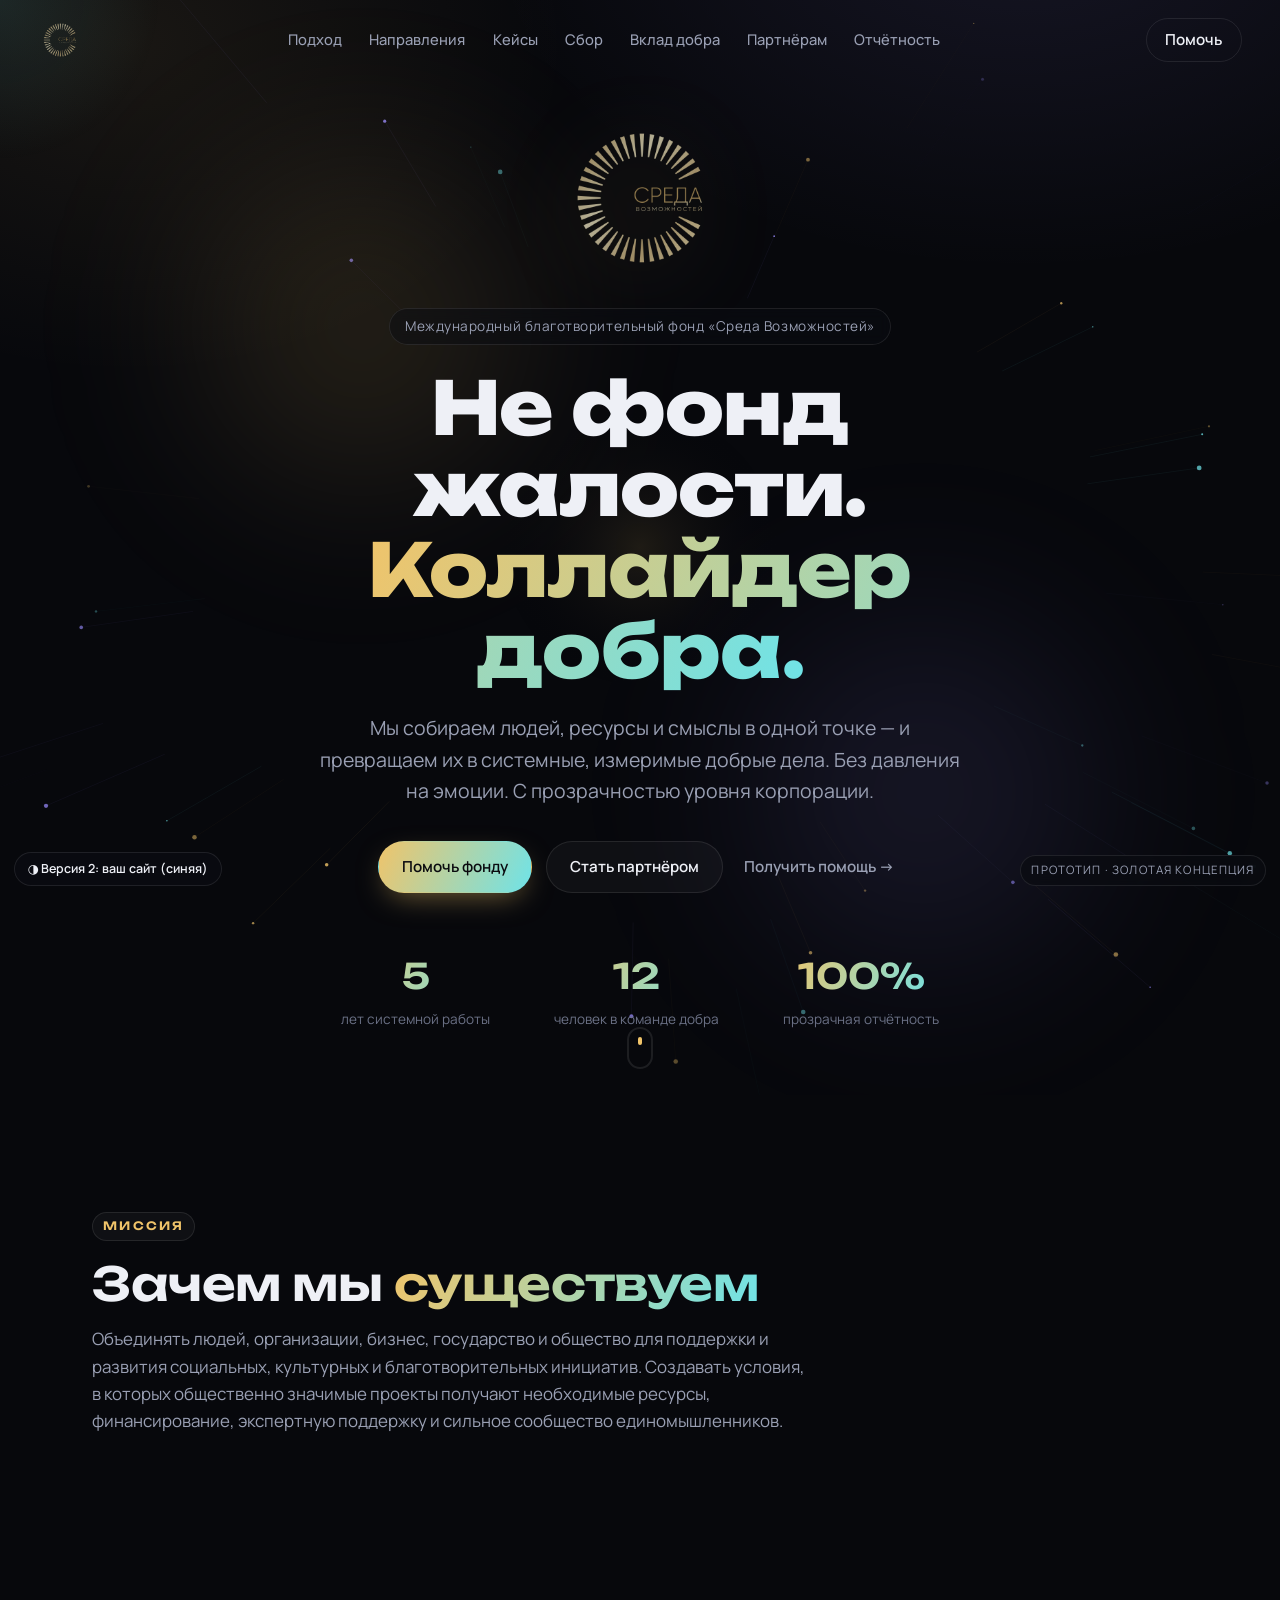
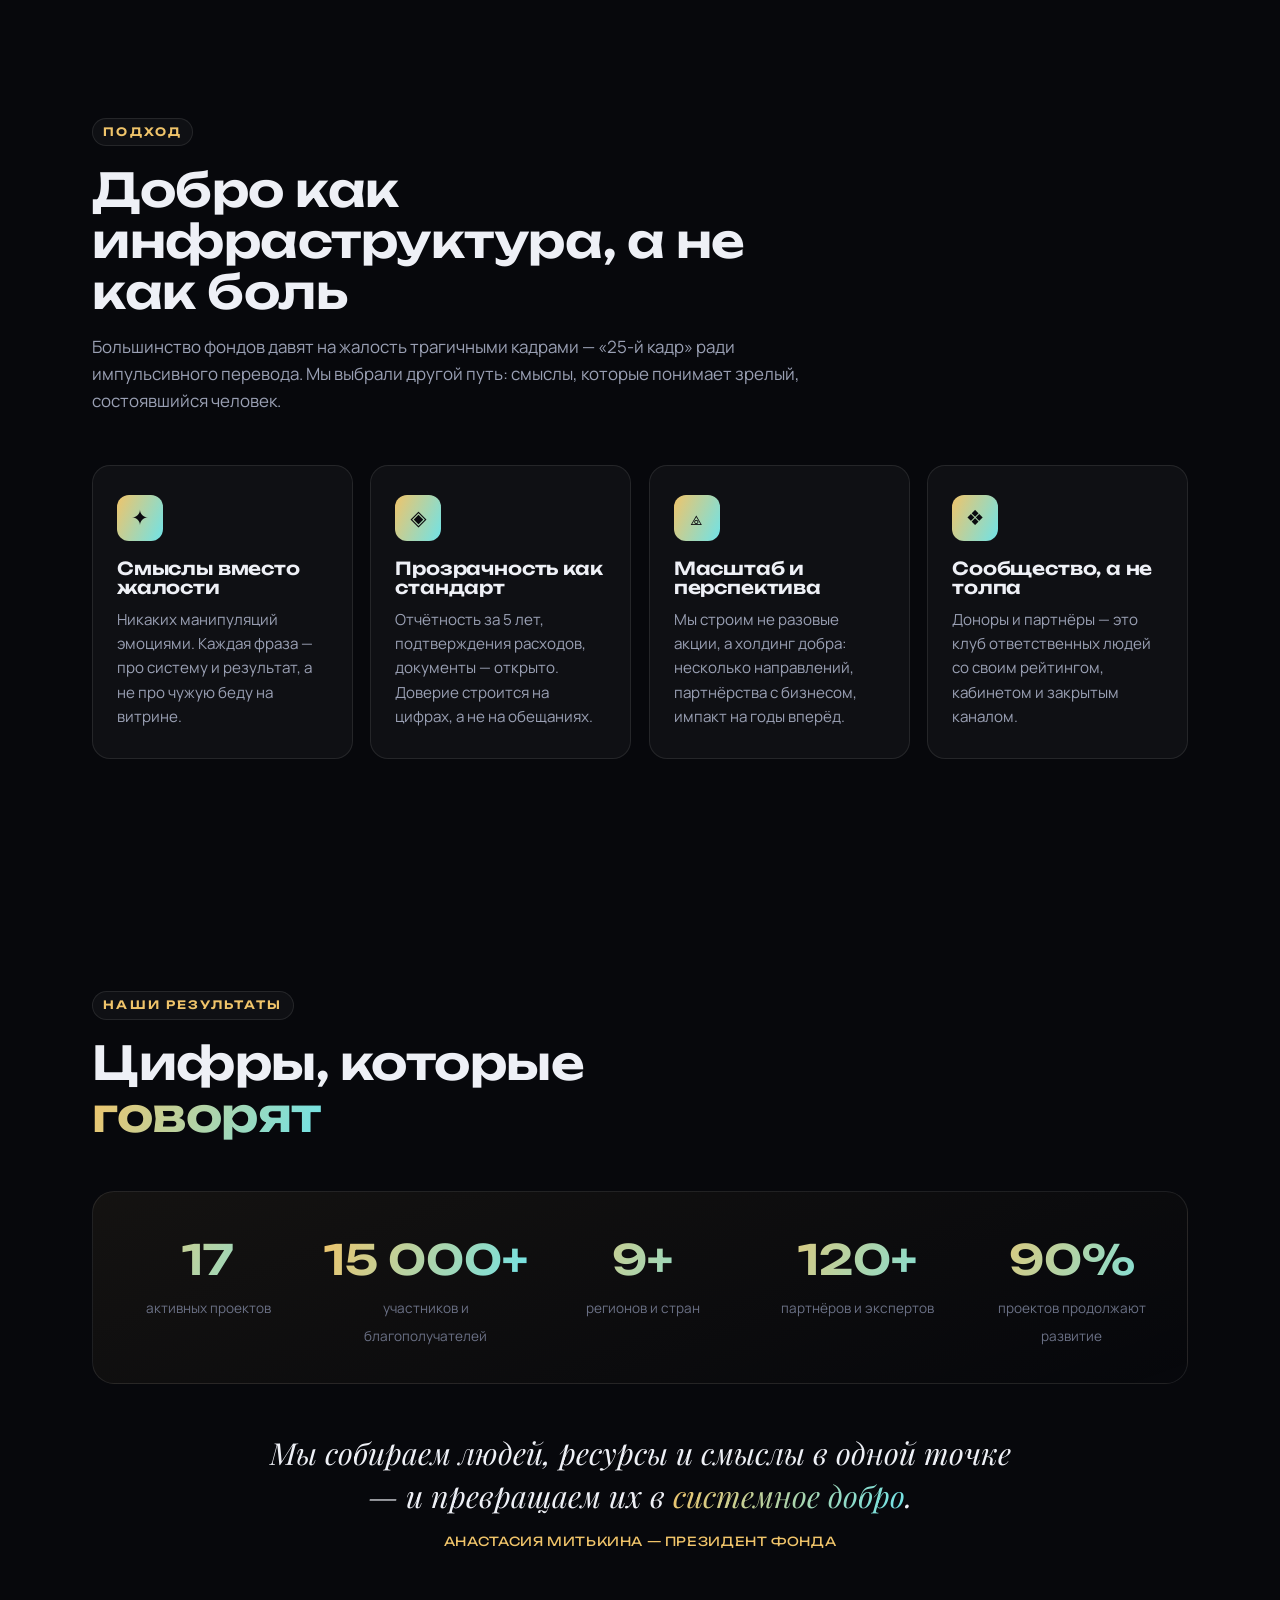
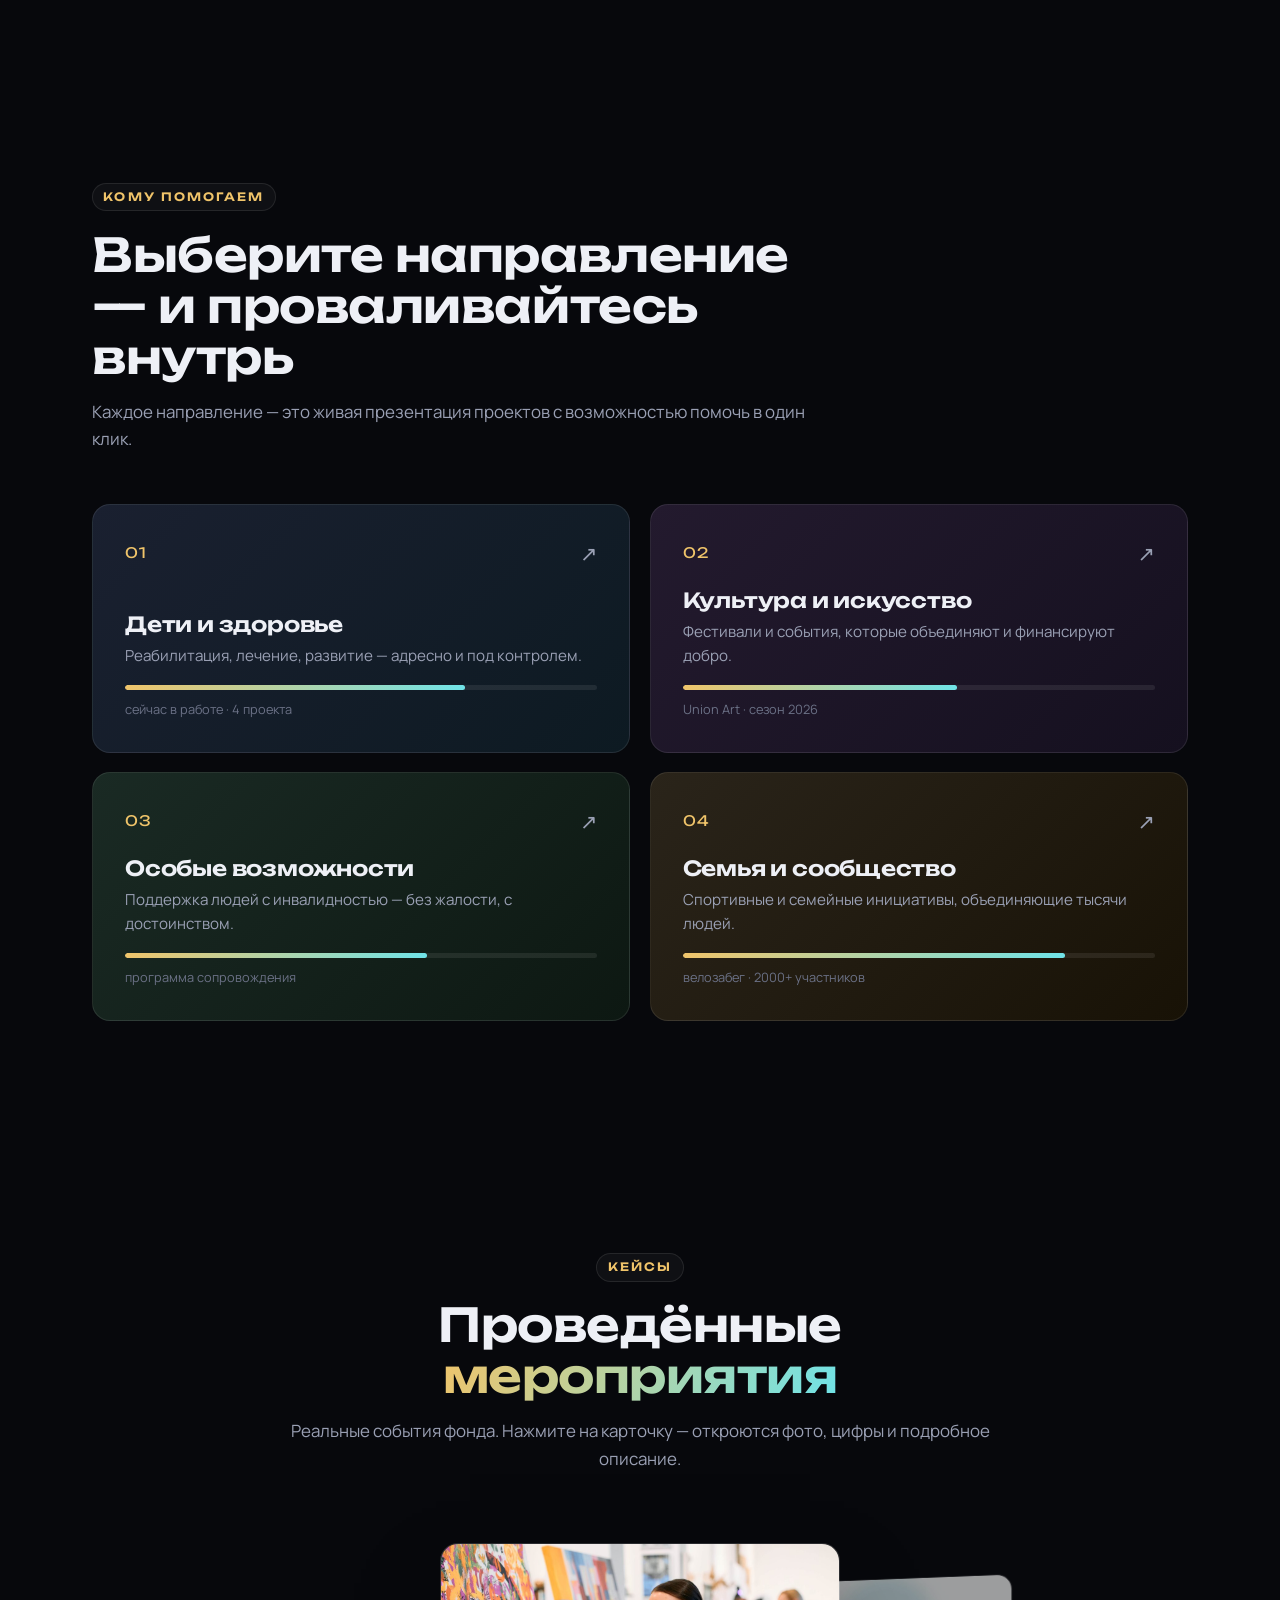
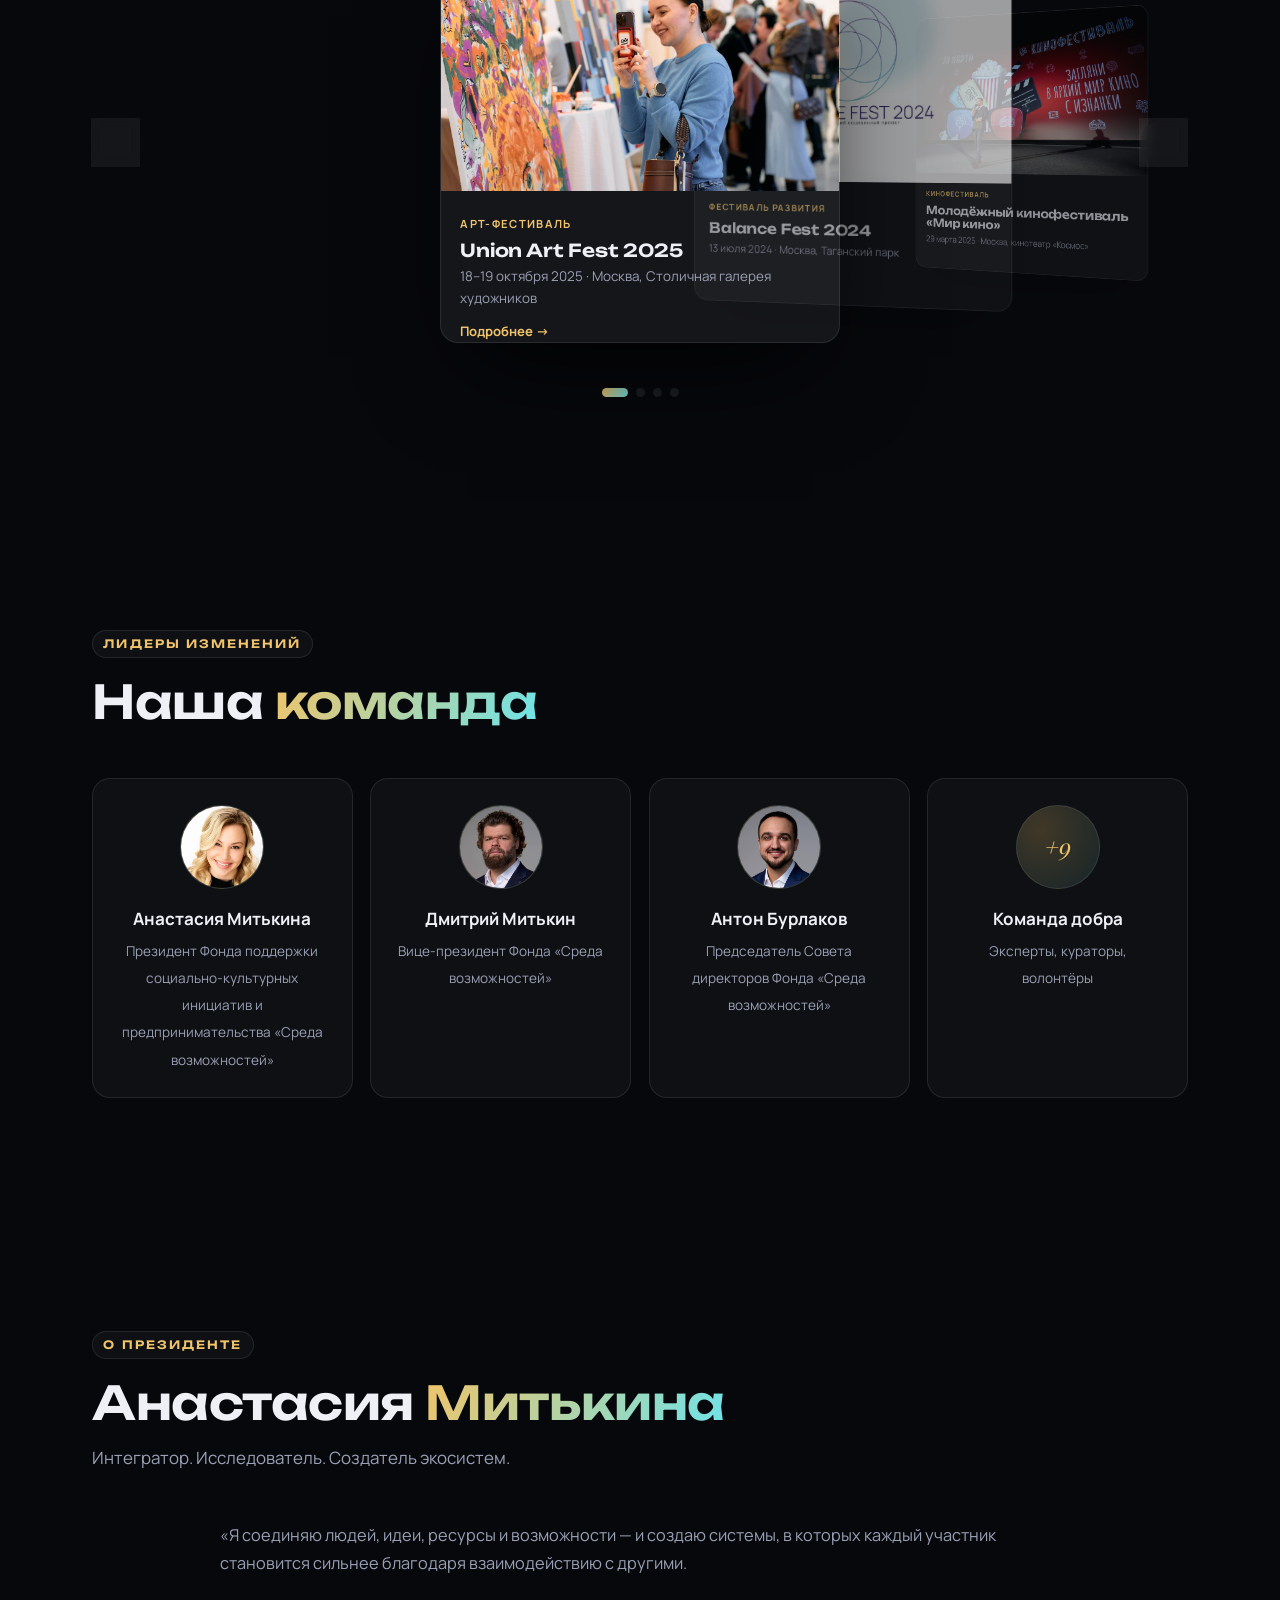
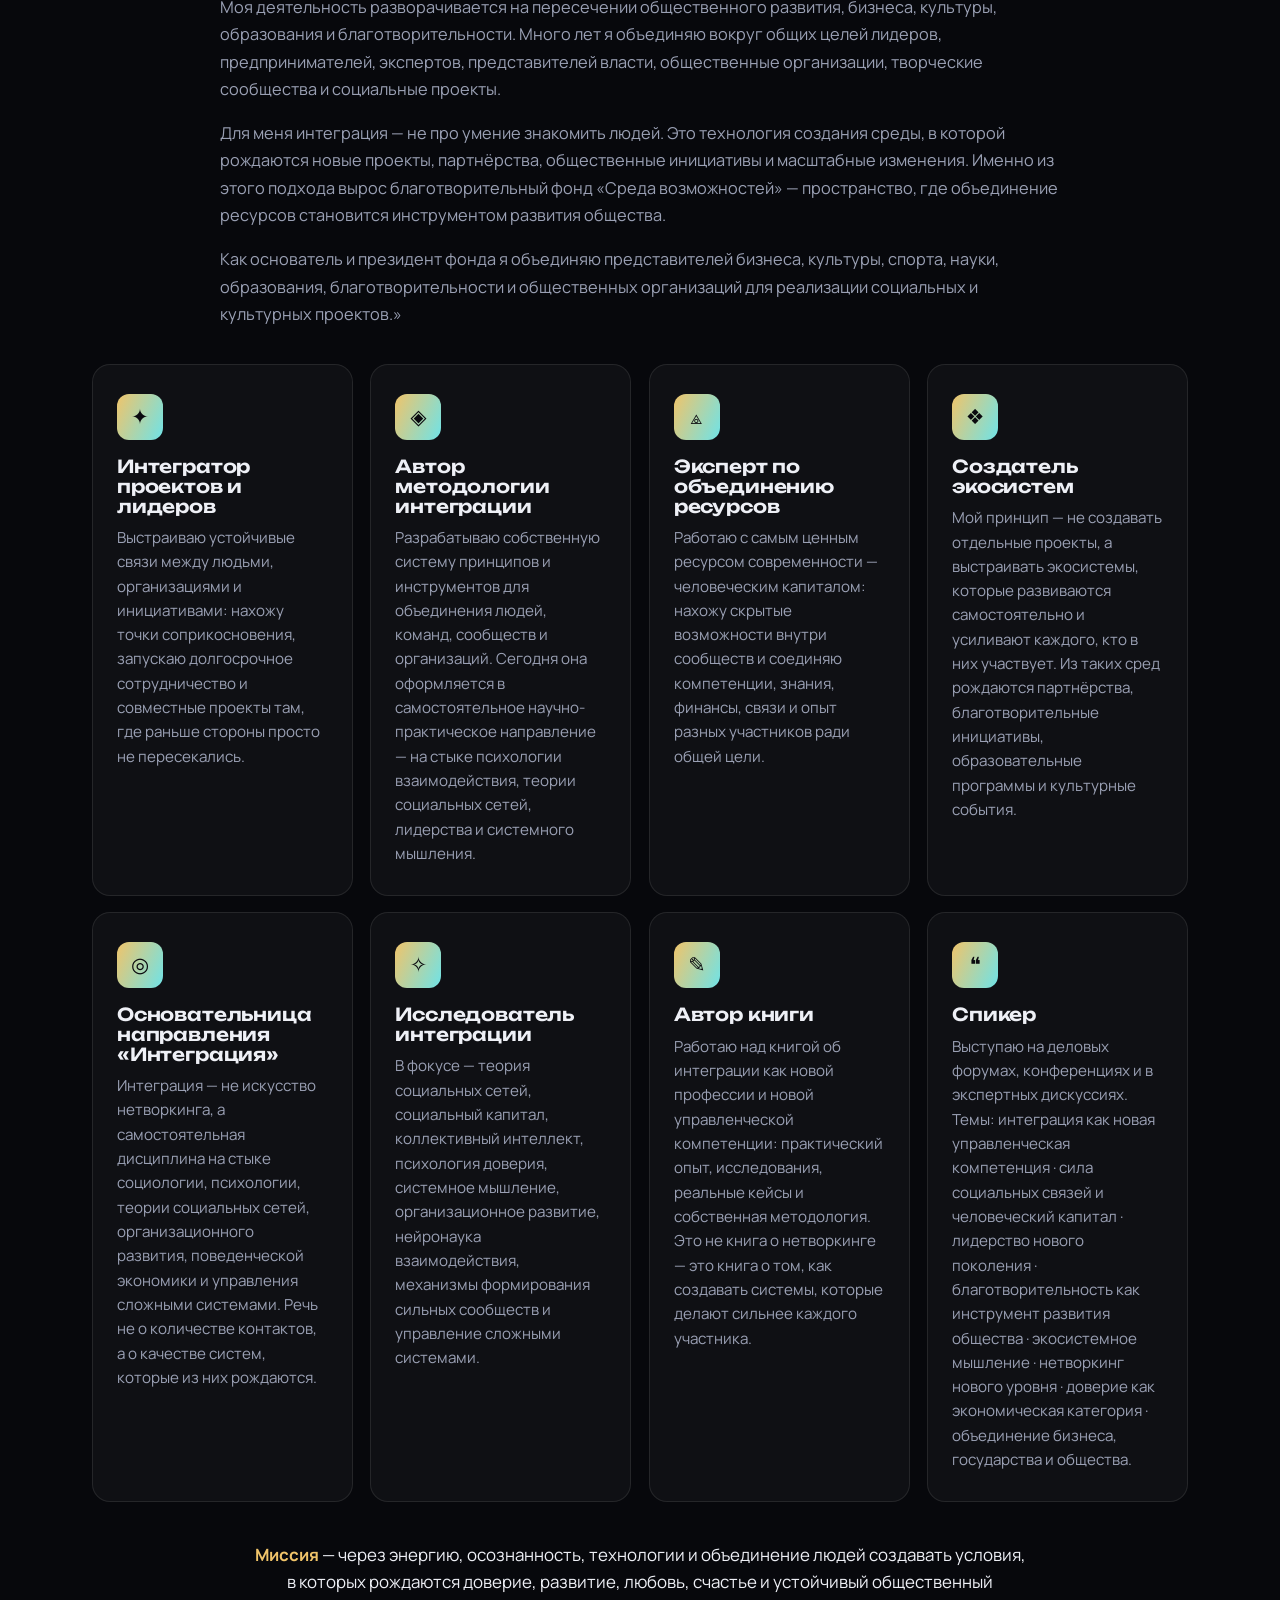
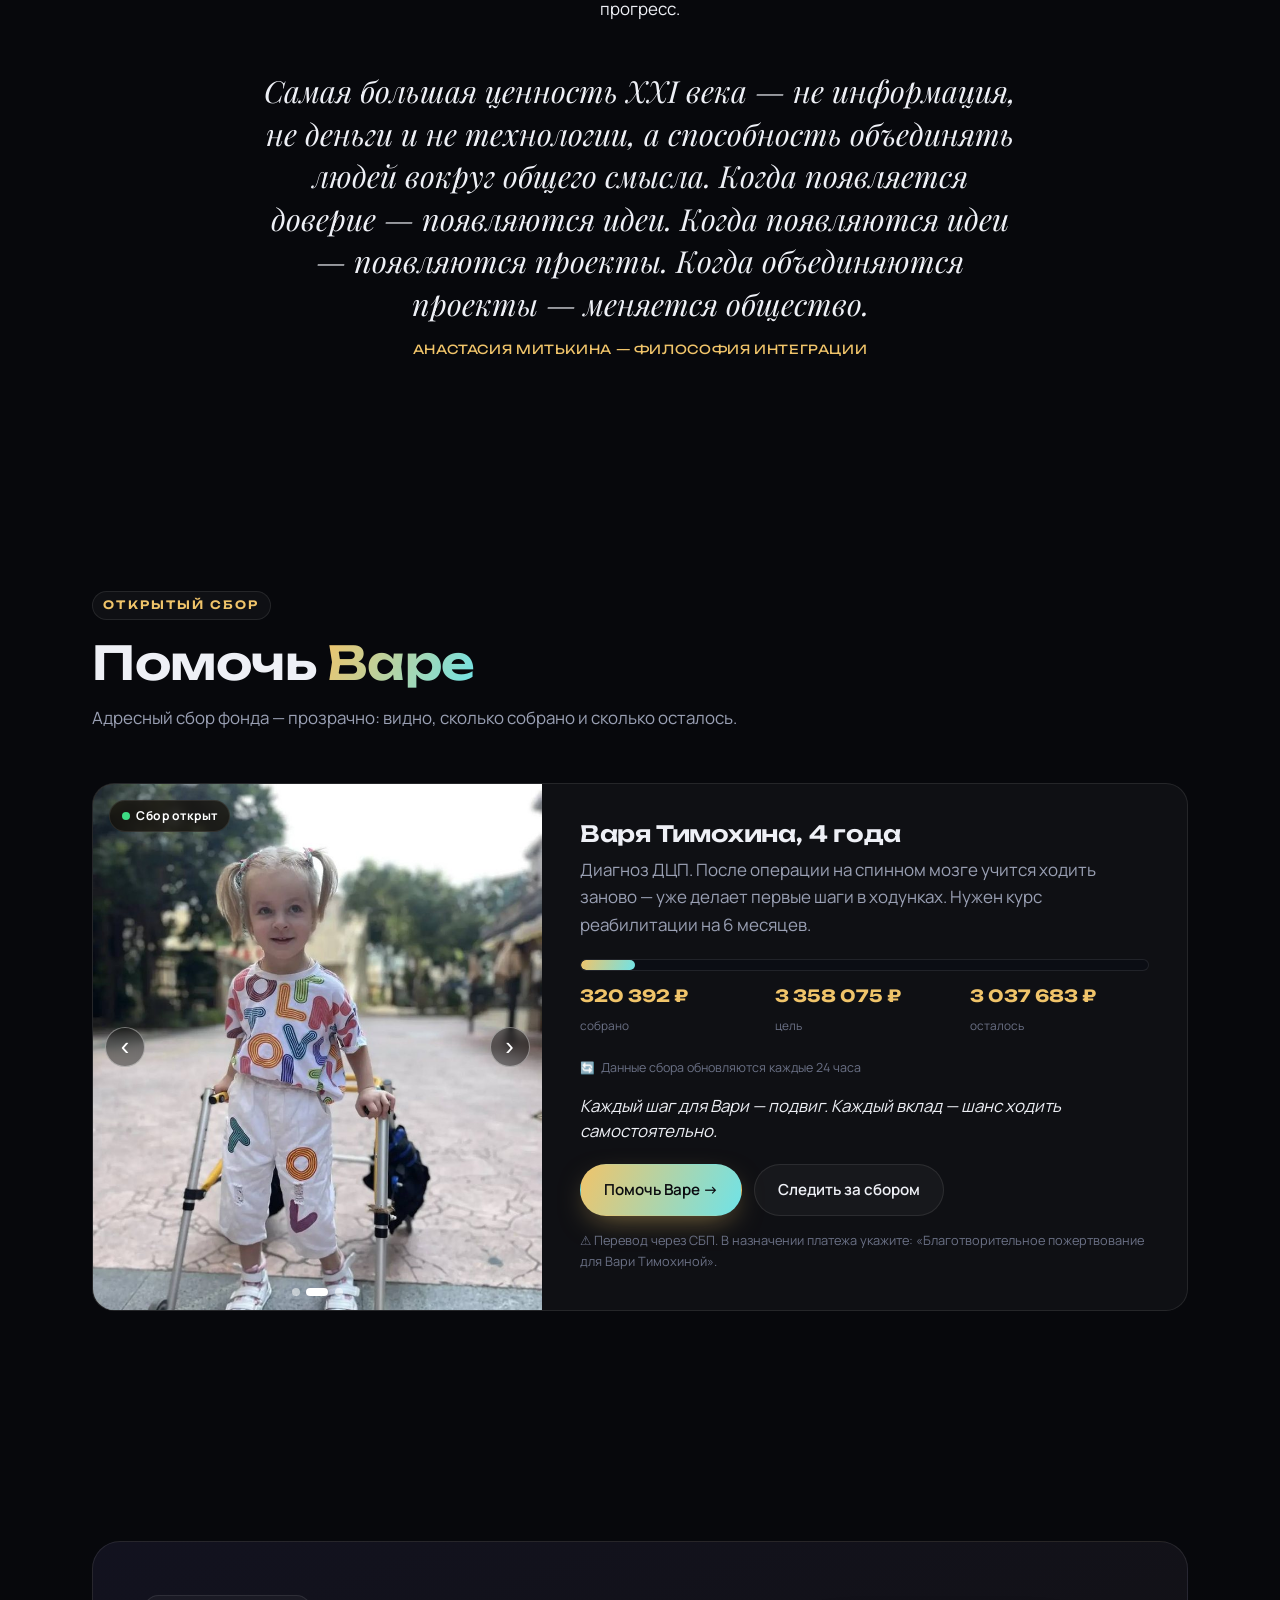
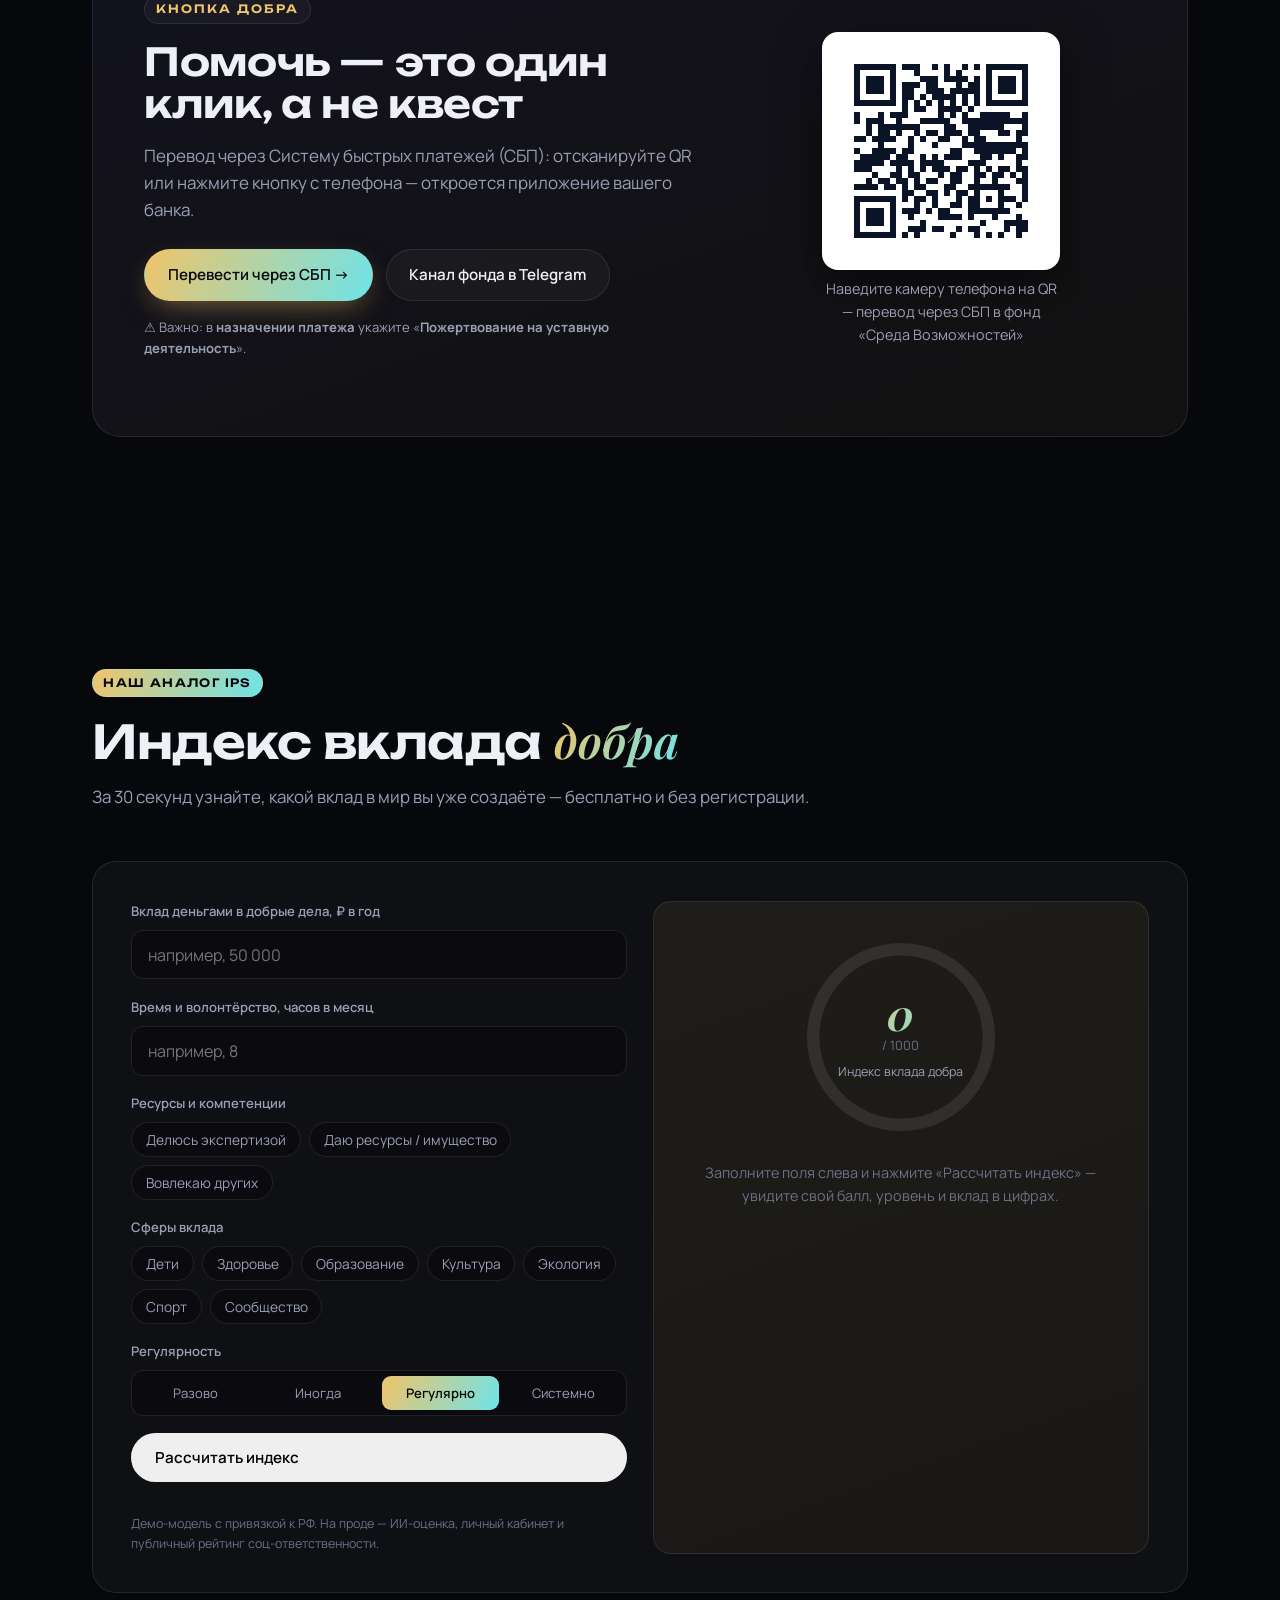
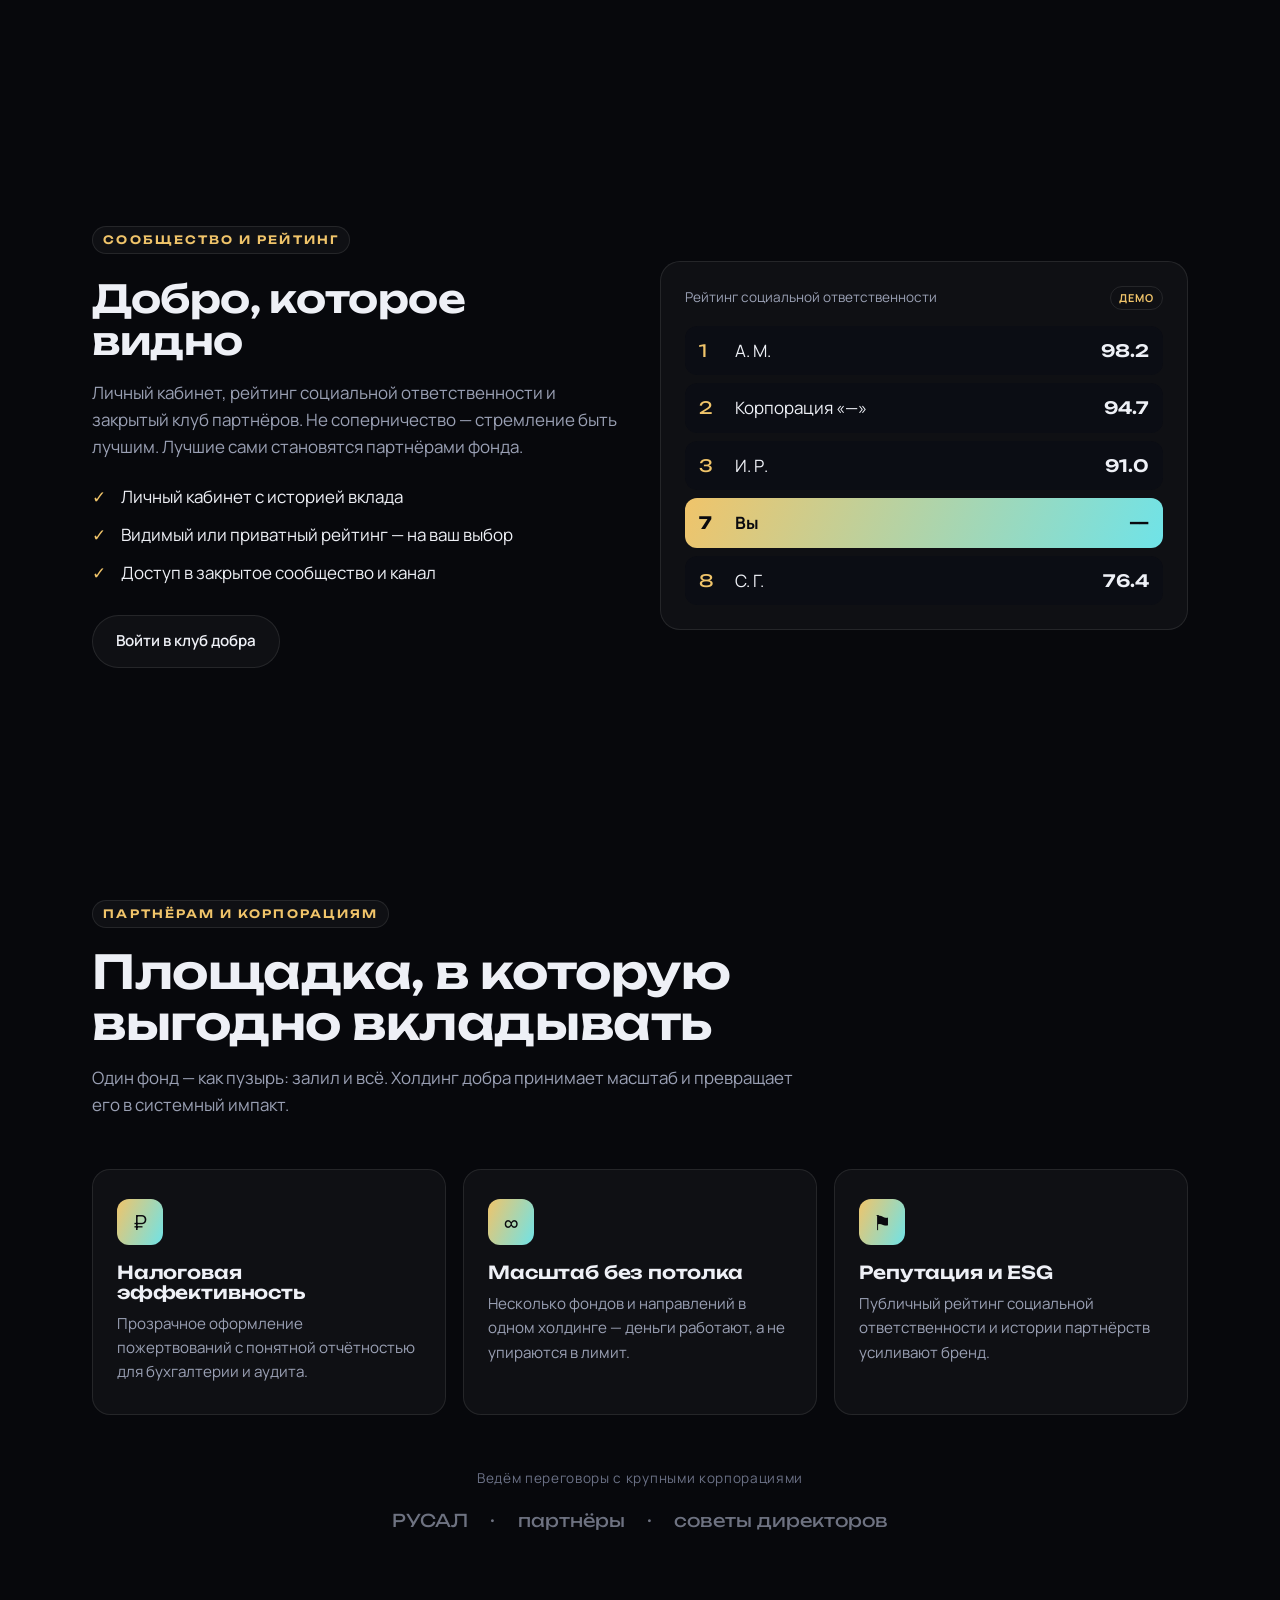
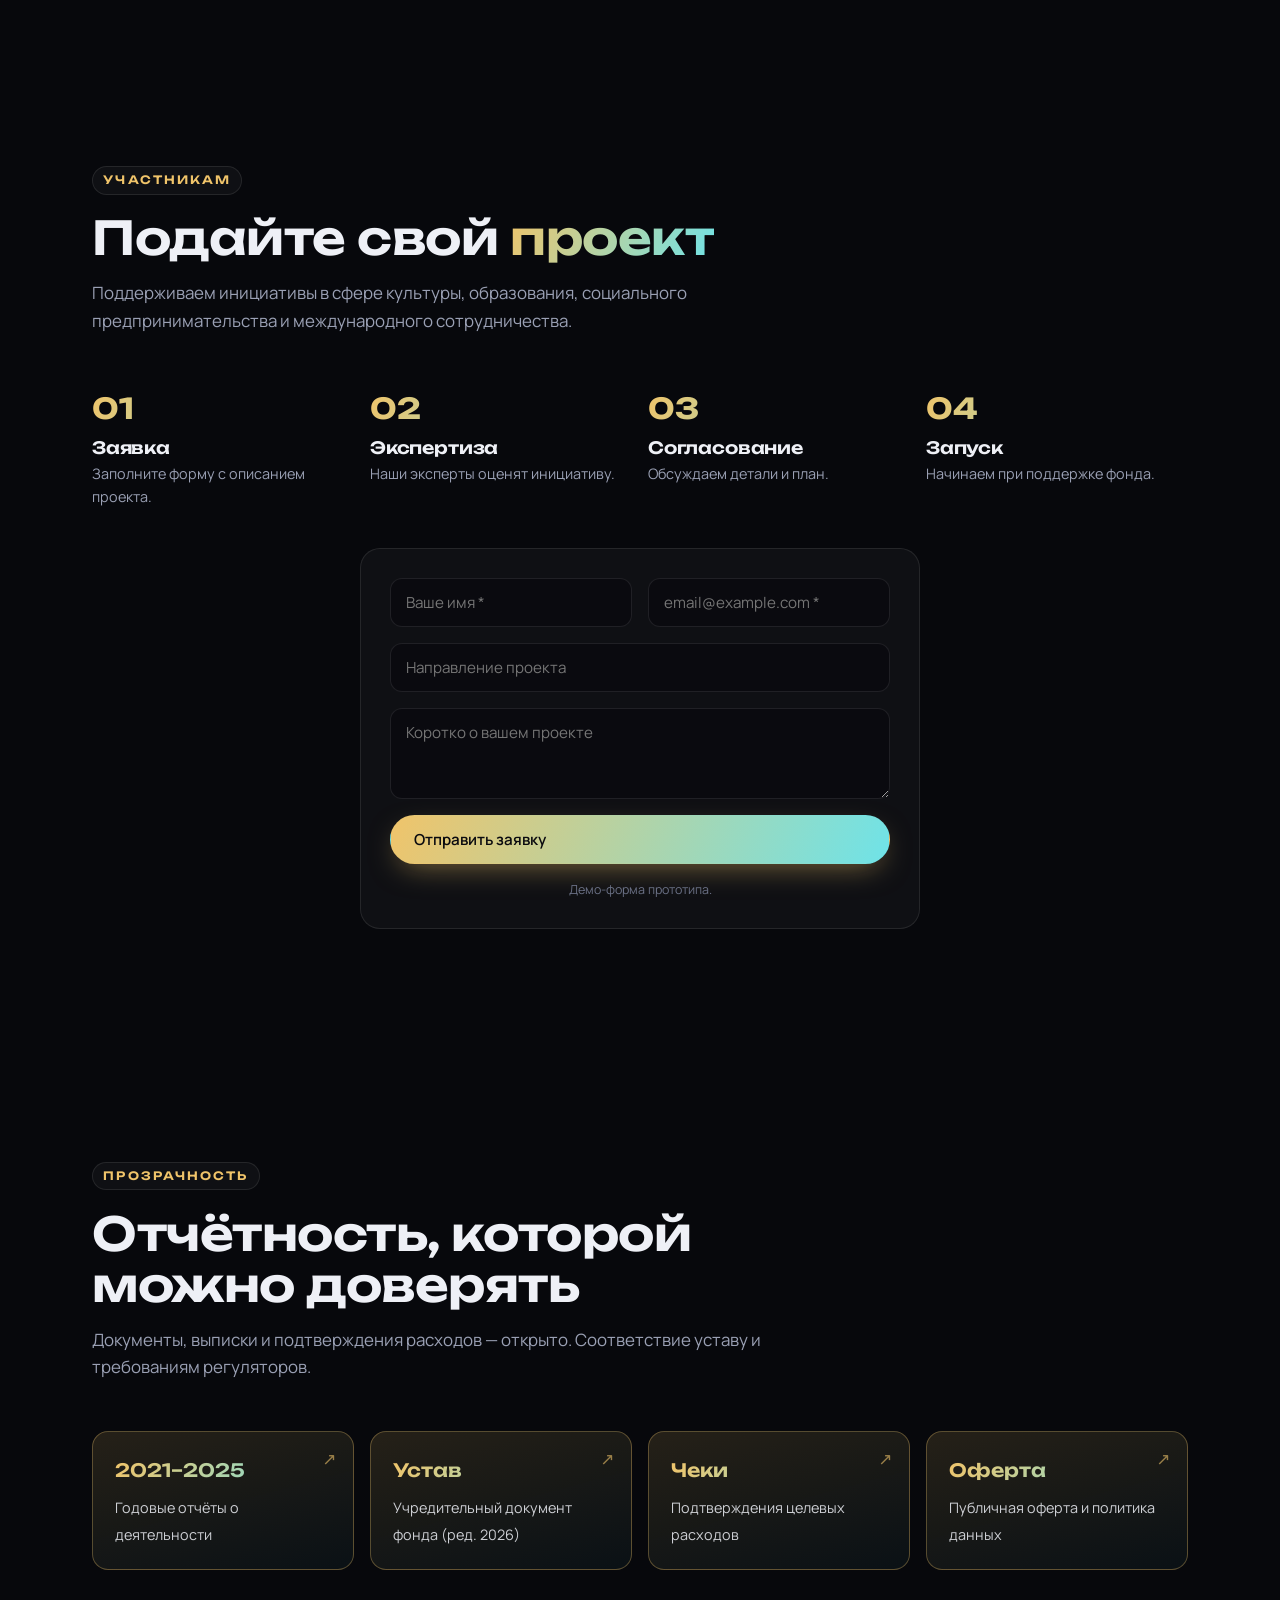
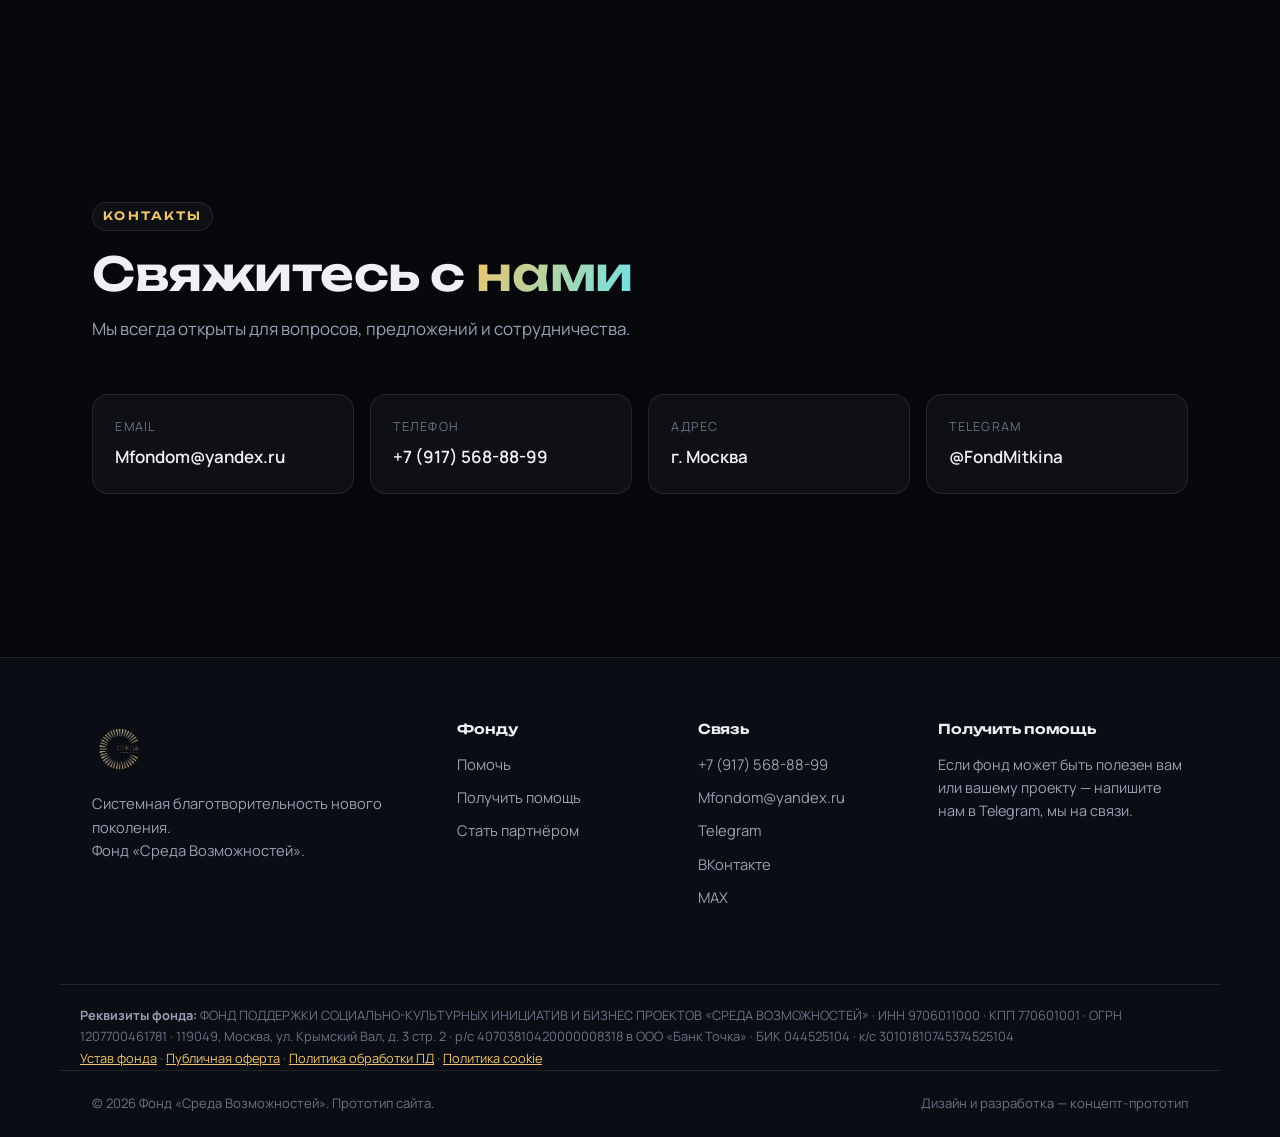
<file: index.html>
<!DOCTYPE html>
<html lang="ru">
<head>
<meta charset="UTF-8" />
<meta name="viewport" content="width=device-width, initial-scale=1.0" />
<title>Коллайдер добра — фонд «Среда Возможностей»</title>
<meta name="description" content="Системная благотворительность нового поколения. Не давление на жалость, а инфраструктура добра: прозрачность, масштаб и измеримый вклад." />
<link rel="preconnect" href="https://fonts.googleapis.com" />
<link rel="preconnect" href="https://fonts.gstatic.com" crossorigin />
<link href="https://fonts.googleapis.com/css2?family=Unbounded:wght@300;400;600;800&family=Playfair+Display:ital,wght@1,500;1,600&family=Manrope:wght@300;400;500;600;700&display=swap" rel="stylesheet" />
<link rel="stylesheet" href="assets/css/style.css" />
<link rel="icon" href="data:image/svg+xml,<svg xmlns='http://www.w3.org/2000/svg' viewBox='0 0 100 100'><text y='.9em' font-size='90'>✦</text></svg>" />
</head>
<body>

<!-- бейдж прототипа + переключатель версий -->
<span class="proto-badge">прототип · золотая концепция</span>
<a href="sreda/" class="ver-switch">◑ Версия 2: ваш сайт (синяя)</a>

<!-- курсор-свечение -->
<div class="cursor-glow" id="cursorGlow"></div>

<!-- ХЕДЕР -->
<header class="nav" id="nav">
  <a href="#hero" class="brand">
    <img class="brand__logo" src="assets/img/logo-gold.png" alt="Среда Возможностей" />
  </a>
  <nav class="nav__links" id="navLinks">
    <a href="#manifest">Подход</a>
    <a href="#directions">Направления</a>
    <a href="#cases">Кейсы</a>
    <a href="#sbor">Сбор</a>
    <a href="#calc">Вклад добра</a>
    <a href="#partners">Партнёрам</a>
    <a href="#transparency">Отчётность</a>
  </nav>
  <div class="nav__actions">
    <a href="#donate" class="btn btn--ghost">Помочь</a>
    <button class="nav__burger" id="burger" aria-label="Меню"><span></span><span></span><span></span></button>
  </div>
</header>

<!-- ГЕРОЙ -->
<section class="hero" id="hero">
  <canvas id="collider" class="hero__canvas"></canvas>
  <div class="hero__glow hero__glow--1"></div>
  <div class="hero__glow hero__glow--2"></div>
  <div class="hero__inner">
    <img class="hero__logo reveal" src="assets/img/logo-gold.png" alt="Среда Возможностей" />
    <div class="hero__tag reveal">Международный благотворительный фонд «Среда Возможностей»</div>
    <h1 class="hero__title reveal">
      Не фонд жалости.<br><span class="grad">Коллайдер добра.</span>
    </h1>
    <p class="hero__lead reveal">
      Мы собираем людей, ресурсы и смыслы в одной точке — и превращаем их
      в системные, измеримые добрые дела. Без давления на эмоции. С прозрачностью уровня корпорации.
    </p>
    <div class="hero__cta reveal">
      <a href="#donate" class="btn btn--gold">Помочь фонду</a>
      <a href="#partners" class="btn btn--outline">Стать партнёром</a>
      <a href="#help" class="btn btn--text">Получить помощь →</a>
    </div>
    <div class="hero__stats reveal">
      <div class="stat"><b data-count="5">0</b><span>лет системной работы</span></div>
      <div class="stat"><b data-count="12">0</b><span>человек в команде добра</span></div>
      <div class="stat"><b data-count="100" data-suffix="%">0</b><span>прозрачная отчётность</span></div>
    </div>
  </div>
  <a href="#manifest" class="hero__scroll" aria-label="Вниз"><span></span></a>
</section>

<!-- МИССИЯ -->
<section class="section" id="mission">
  <div class="section__head reveal center">
    <span class="eyebrow">Миссия</span>
    <h2>Зачем мы <span class="grad">существуем</span></h2>
    <p class="section__sub">Объединять людей, организации, бизнес, государство и общество для поддержки и развития социальных, культурных и благотворительных инициатив. Создавать условия, в которых общественно значимые проекты получают необходимые ресурсы, финансирование, экспертную поддержку и сильное сообщество единомышленников.</p>
  </div>
</section>

<!-- МАНИФЕСТ -->
<section class="section manifest" id="manifest">
  <div class="section__head reveal">
    <span class="eyebrow">Подход</span>
    <h2>Добро как инфраструктура, а не как боль</h2>
    <p class="section__sub">
      Большинство фондов давят на жалость трагичными кадрами — «25-й кадр» ради импульсивного перевода.
      Мы выбрали другой путь: смыслы, которые понимает зрелый, состоявшийся человек.
    </p>
  </div>
  <div class="cards">
    <article class="card reveal">
      <div class="card__ic">✦</div>
      <h3>Смыслы вместо жалости</h3>
      <p>Никаких манипуляций эмоциями. Каждая фраза — про систему и результат, а не про чужую беду на витрине.</p>
    </article>
    <article class="card reveal">
      <div class="card__ic">◈</div>
      <h3>Прозрачность как стандарт</h3>
      <p>Отчётность за 5 лет, подтверждения расходов, документы — открыто. Доверие строится на цифрах, а не на обещаниях.</p>
    </article>
    <article class="card reveal">
      <div class="card__ic">⟁</div>
      <h3>Масштаб и перспектива</h3>
      <p>Мы строим не разовые акции, а холдинг добра: несколько направлений, партнёрства с бизнесом, импакт на годы вперёд.</p>
    </article>
    <article class="card reveal">
      <div class="card__ic">❖</div>
      <h3>Сообщество, а не толпа</h3>
      <p>Доноры и партнёры — это клуб ответственных людей со своим рейтингом, кабинетом и закрытым каналом.</p>
    </article>
  </div>
</section>

<!-- ЦИФРЫ -->
<section class="section stats" id="numbers">
  <div class="section__head reveal center">
    <span class="eyebrow">Наши результаты</span>
    <h2>Цифры, которые <span class="grad">говорят</span></h2>
  </div>
  <div class="stats__grid reveal">
    <div class="stat"><b data-count="17">0</b><span>активных проектов</span></div>
    <div class="stat"><b data-count="15000" data-suffix="+">0</b><span>участников и благополучателей</span></div>
    <div class="stat"><b data-count="9" data-suffix="+">0</b><span>регионов и стран</span></div>
    <div class="stat"><b data-count="120" data-suffix="+">0</b><span>партнёров и экспертов</span></div>
    <div class="stat"><b data-count="90" data-suffix="%">0</b><span>проектов продолжают развитие</span></div>
  </div>
  <blockquote class="quote reveal">
    Мы собираем людей, ресурсы и смыслы в одной точке — и превращаем их в <span class="grad">системное добро</span>.
    <cite>Анастасия Митькина — президент фонда</cite>
  </blockquote>
</section>

<!-- НАПРАВЛЕНИЯ -->
<section class="section directions" id="directions">
  <div class="section__head reveal">
    <span class="eyebrow">Кому помогаем</span>
    <h2>Выберите направление — и проваливайтесь внутрь</h2>
    <p class="section__sub">Каждое направление — это живая презентация проектов с возможностью помочь в один клик.</p>
  </div>
  <div class="dir-grid">
    <a href="#donate" class="dir reveal" style="--img:linear-gradient(135deg,#1a2030,#0d1a22)">
      <div class="dir__top"><span class="dir__num">01</span><span class="dir__arrow">↗</span></div>
      <h3>Дети и здоровье</h3>
      <p>Реабилитация, лечение, развитие — адресно и под контролем.</p>
      <div class="dir__bar"><i style="width:72%"></i></div>
      <span class="dir__meta">сейчас в работе · 4 проекта</span>
    </a>
    <a href="#donate" class="dir reveal" style="--img:linear-gradient(135deg,#231a2e,#15101f)">
      <div class="dir__top"><span class="dir__num">02</span><span class="dir__arrow">↗</span></div>
      <h3>Культура и искусство</h3>
      <p>Фестивали и события, которые объединяют и финансируют добро.</p>
      <div class="dir__bar"><i style="width:58%"></i></div>
      <span class="dir__meta">Union Art · сезон 2026</span>
    </a>
    <a href="#donate" class="dir reveal" style="--img:linear-gradient(135deg,#1a2a24,#0d1812)">
      <div class="dir__top"><span class="dir__num">03</span><span class="dir__arrow">↗</span></div>
      <h3>Особые возможности</h3>
      <p>Поддержка людей с инвалидностью — без жалости, с достоинством.</p>
      <div class="dir__bar"><i style="width:64%"></i></div>
      <span class="dir__meta">программа сопровождения</span>
    </a>
    <a href="#donate" class="dir reveal" style="--img:linear-gradient(135deg,#2a241a,#181206)">
      <div class="dir__top"><span class="dir__num">04</span><span class="dir__arrow">↗</span></div>
      <h3>Семья и сообщество</h3>
      <p>Спортивные и семейные инициативы, объединяющие тысячи людей.</p>
      <div class="dir__bar"><i style="width:81%"></i></div>
      <span class="dir__meta">велозабег · 2000+ участников</span>
    </a>
  </div>
</section>

<!-- КЕЙСЫ — карусель -->
<section class="section cases" id="cases">
  <div class="section__head reveal center">
    <span class="eyebrow">Кейсы</span>
    <h2>Проведённые <span class="grad">мероприятия</span></h2>
    <p class="section__sub">Реальные события фонда. Нажмите на карточку — откроются фото, цифры и подробное описание.</p>
  </div>
  <div class="coverflow reveal">
    <button class="cf-arrow cf-prev" id="cfPrev" aria-label="Назад">‹</button>
    <div class="cf-stage" id="cfStage"></div>
    <button class="cf-arrow cf-next" id="cfNext" aria-label="Вперёд">›</button>
  </div>
  <div class="cf-dots" id="cfDots"></div>
</section>

<!-- КОМАНДА -->
<section class="section team" id="team">
  <div class="section__head reveal center"><span class="eyebrow">Лидеры изменений</span><h2>Наша <span class="grad">команда</span></h2></div>
  <div class="team__grid reveal">
    <figure class="member"><div class="member__ph"><img src="assets/img/team-mitkina.jpg" alt="Анастасия Митькина" loading="lazy"></div><b>Анастасия Митькина</b><span>Президент Фонда поддержки социально-культурных инициатив и предпринимательства «Среда возможностей»</span></figure>
    <figure class="member"><div class="member__ph"><img src="assets/img/team-mitkin.jpg" alt="Дмитрий Митькин" loading="lazy"></div><b>Дмитрий Митькин</b><span>Вице-президент Фонда «Среда возможностей»</span></figure>
    <figure class="member"><div class="member__ph"><img src="assets/img/team-burlakov.jpg" alt="Антон Бурлаков" loading="lazy"></div><b>Антон Бурлаков</b><span>Председатель Совета директоров Фонда «Среда возможностей»</span></figure>
    <figure class="member"><div class="member__ph">+9</div><b>Команда добра</b><span>Эксперты, кураторы, волонтёры</span></figure>
  </div>
</section>

<!-- О ПРЕЗИДЕНТЕ -->
<section class="section president" id="president">
  <div class="section__head reveal center">
    <span class="eyebrow">О президенте</span>
    <h2>Анастасия <span class="grad">Митькина</span></h2>
    <p class="section__sub">Интегратор. Исследователь. Создатель экосистем.</p>
  </div>
  <div class="pres-intro reveal">
    <p>«Я соединяю людей, идеи, ресурсы и возможности — и создаю системы, в которых каждый участник становится сильнее благодаря взаимодействию с другими.</p>
    <p>Моя деятельность разворачивается на пересечении общественного развития, бизнеса, культуры, образования и благотворительности. Много лет я объединяю вокруг общих целей лидеров, предпринимателей, экспертов, представителей власти, общественные организации, творческие сообщества и социальные проекты.</p>
    <p>Для меня интеграция — не про умение знакомить людей. Это технология создания среды, в которой рождаются новые проекты, партнёрства, общественные инициативы и масштабные изменения. Именно из этого подхода вырос благотворительный фонд «Среда возможностей» — пространство, где объединение ресурсов становится инструментом развития общества.</p>
    <p>Как основатель и президент фонда я объединяю представителей бизнеса, культуры, спорта, науки, образования, благотворительности и общественных организаций для реализации социальных и культурных проектов.»</p>
  </div>
  <div class="cards">
    <article class="card reveal"><div class="card__ic">✦</div><h3>Интегратор проектов и лидеров</h3><p>Выстраиваю устойчивые связи между людьми, организациями и инициативами: нахожу точки соприкосновения, запускаю долгосрочное сотрудничество и совместные проекты там, где раньше стороны просто не пересекались.</p></article>
    <article class="card reveal"><div class="card__ic">◈</div><h3>Автор методологии интеграции</h3><p>Разрабатываю собственную систему принципов и инструментов для объединения людей, команд, сообществ и организаций. Сегодня она оформляется в самостоятельное научно-практическое направление — на стыке психологии взаимодействия, теории социальных сетей, лидерства и системного мышления.</p></article>
    <article class="card reveal"><div class="card__ic">⟁</div><h3>Эксперт по объединению ресурсов</h3><p>Работаю с самым ценным ресурсом современности — человеческим капиталом: нахожу скрытые возможности внутри сообществ и соединяю компетенции, знания, финансы, связи и опыт разных участников ради общей цели.</p></article>
    <article class="card reveal"><div class="card__ic">❖</div><h3>Создатель экосистем</h3><p>Мой принцип — не создавать отдельные проекты, а выстраивать экосистемы, которые развиваются самостоятельно и усиливают каждого, кто в них участвует. Из таких сред рождаются партнёрства, благотворительные инициативы, образовательные программы и культурные события.</p></article>
  </div>
  <div class="cards">
    <article class="card reveal"><div class="card__ic">◎</div><h3>Основательница направления «Интеграция»</h3><p>Интеграция — не искусство нетворкинга, а самостоятельная дисциплина на стыке социологии, психологии, теории социальных сетей, организационного развития, поведенческой экономики и управления сложными системами. Речь не о количестве контактов, а о качестве систем, которые из них рождаются.</p></article>
    <article class="card reveal"><div class="card__ic">✧</div><h3>Исследователь интеграции</h3><p>В фокусе — теория социальных сетей, социальный капитал, коллективный интеллект, психология доверия, системное мышление, организационное развитие, нейронаука взаимодействия, механизмы формирования сильных сообществ и управление сложными системами.</p></article>
    <article class="card reveal"><div class="card__ic">✎</div><h3>Автор книги</h3><p>Работаю над книгой об интеграции как новой профессии и новой управленческой компетенции: практический опыт, исследования, реальные кейсы и собственная методология. Это не книга о нетворкинге — это книга о том, как создавать системы, которые делают сильнее каждого участника.</p></article>
    <article class="card reveal"><div class="card__ic">❝</div><h3>Спикер</h3><p>Выступаю на деловых форумах, конференциях и в экспертных дискуссиях. Темы: интеграция как новая управленческая компетенция · сила социальных связей и человеческий капитал · лидерство нового поколения · благотворительность как инструмент развития общества · экосистемное мышление · нетворкинг нового уровня · доверие как экономическая категория · объединение бизнеса, государства и общества.</p></article>
  </div>
  <p class="pres-mission reveal"><b>Миссия</b> — через энергию, осознанность, технологии и объединение людей создавать условия, в которых рождаются доверие, развитие, любовь, счастье и устойчивый общественный прогресс.</p>
  <blockquote class="quote reveal">
    Самая большая ценность XXI века — не информация, не деньги и не технологии, а способность объединять людей вокруг общего смысла. Когда появляется доверие — появляются идеи. Когда появляются идеи — появляются проекты. Когда объединяются проекты — меняется общество.
    <cite>Анастасия Митькина — философия интеграции</cite>
  </blockquote>
</section>

<!-- ОТКРЫТЫЙ СБОР -->
<section class="section fund" id="sbor">
  <div class="section__head reveal center">
    <span class="eyebrow">Открытый сбор</span>
    <h2>Помочь <span class="grad">Варе</span></h2>
    <p class="section__sub">Адресный сбор фонда — прозрачно: видно, сколько собрано и сколько осталось.</p>
  </div>
  <div class="fund-card reveal">
    <div class="fund-photo">
      <div class="fund-slides" id="fundSlides">
        <img src="assets/img/varya.jpg" class="is-on" alt="Варя Тимохина" />
        <img src="assets/img/varya-2.jpg" alt="Варя Тимохина" />
        <img src="assets/img/varya-3.jpg" alt="Варя Тимохина — информация о сборе" />
      </div>
      <span class="fund-badge">Сбор открыт</span>
      <button class="fund-arrow fund-arrow--prev" id="fundPrev" type="button" aria-label="Предыдущее фото">‹</button>
      <button class="fund-arrow fund-arrow--next" id="fundNext" type="button" aria-label="Следующее фото">›</button>
      <div class="fund-dots" id="fundDots"></div>
    </div>
    <div class="fund-body">
      <h3>Варя Тимохина, 4 года</h3>
      <p class="fund-diag">Диагноз ДЦП. После операции на спинном мозге учится ходить заново — уже делает первые шаги в ходунках. Нужен курс реабилитации на 6 месяцев.</p>
      <div class="fund-progress">
        <div class="fund-bar"><i style="width:9.5%"></i></div>
        <div class="fund-nums">
          <div><b>320&nbsp;392&nbsp;₽</b><span>собрано</span></div>
          <div><b>3&nbsp;358&nbsp;075&nbsp;₽</b><span>цель</span></div>
          <div><b>3&nbsp;037&nbsp;683&nbsp;₽</b><span>осталось</span></div>
        </div>
      </div>
      <p class="fund-upd">Данные сбора обновляются каждые 24 часа</p>
      <p class="fund-quote">Каждый шаг для Вари — подвиг. Каждый вклад — шанс ходить самостоятельно.</p>
      <div class="fund-cta">
        <a href="https://qr.nspk.ru/BS1A00404NP81H0L9SOBTL0JJ39FV3NL" class="btn btn--gold" target="_blank" rel="noopener">Помочь Варе →</a>
        <a href="https://t.me/FondMitkina" class="btn btn--outline" target="_blank" rel="noopener">Следить за сбором</a>
      </div>
      <p class="fund-note">⚠️ Перевод через СБП. В назначении платежа укажите: «Благотворительное пожертвование для Вари Тимохиной».</p>
    </div>
  </div>
</section>

<!-- КНОПКА ДОБРА -->
<section class="section dobro" id="donate">
  <div class="dobro__wrap reveal">
    <div class="dobro__left">
      <span class="eyebrow">Кнопка добра</span>
      <h2>Помочь — это один клик, а не квест</h2>
      <p>Перевод через Систему быстрых платежей (СБП): отсканируйте QR или нажмите кнопку с телефона — откроется приложение вашего банка.</p>
      <div class="dobro__btns">
        <a href="https://qr.nspk.ru/BS1A00404NP81H0L9SOBTL0JJ39FV3NL" class="btn btn--gold" target="_blank" rel="noopener">Перевести через СБП →</a>
        <a href="https://t.me/FondMitkina" class="btn btn--outline" target="_blank" rel="noopener">Канал фонда в Telegram</a>
      </div>
      <p class="dobro__note">⚠️ Важно: в <b>назначении платежа</b> укажите «<b>Пожертвование на уставную деятельность</b>».</p>
    </div>
    <div class="dobro__right">
      <div class="qr"><img src="assets/img/donate-qr.png" alt="QR для перевода через СБП в фонд «Среда Возможностей»" /></div>
      <p class="dobro__caption">Наведите камеру телефона на QR — перевод через СБП в фонд «Среда Возможностей»</p>
    </div>
  </div>
</section>

<!-- КАЛЬКУЛЯТОР ВКЛАДА ДОБРА -->
<section class="section calc" id="calc">
  <div class="section__head reveal center">
    <span class="eyebrow eyebrow--new">Наш аналог IPS</span>
    <h2>Индекс вклада <span class="it">добра</span></h2>
    <p class="section__sub">За 30 секунд узнайте, какой вклад в мир вы уже создаёте — бесплатно и без регистрации.</p>
  </div>
  <div class="calc2 reveal">
    <div class="calc2__form">
      <div class="c2f"><label>Вклад деньгами в добрые дела, ₽ в год</label>
        <input type="number" id="qMoney" min="0" step="1000" inputmode="numeric" placeholder="например, 50 000" /></div>
      <div class="c2f"><label>Время и волонтёрство, часов в месяц</label>
        <input type="number" id="qTime" min="0" step="1" inputmode="numeric" placeholder="например, 8" /></div>
      <div class="c2f"><label>Ресурсы и компетенции</label>
        <div class="chips" id="qRes">
          <button type="button" class="chip" data-v="expert">Делюсь экспертизой</button>
          <button type="button" class="chip" data-v="assets">Даю ресурсы / имущество</button>
          <button type="button" class="chip" data-v="engage">Вовлекаю других</button>
        </div>
      </div>
      <div class="c2f"><label>Сферы вклада</label>
        <div class="chips" id="qSpheres">
          <button type="button" class="chip" data-v="Дети">Дети</button>
          <button type="button" class="chip" data-v="Здоровье">Здоровье</button>
          <button type="button" class="chip" data-v="Образование">Образование</button>
          <button type="button" class="chip" data-v="Культура">Культура</button>
          <button type="button" class="chip" data-v="Экология">Экология</button>
          <button type="button" class="chip" data-v="Спорт">Спорт</button>
          <button type="button" class="chip" data-v="Сообщество">Сообщество</button>
        </div>
      </div>
      <div class="c2f"><label>Регулярность</label>
        <div class="seg" id="qReg">
          <button type="button" class="seg__b" data-v="1">Разово</button>
          <button type="button" class="seg__b" data-v="2">Иногда</button>
          <button type="button" class="seg__b is-on" data-v="3">Регулярно</button>
          <button type="button" class="seg__b" data-v="4">Системно</button>
        </div>
      </div>
      <button class="btn btn--accent" id="calcBtn">Рассчитать индекс</button>
      <p class="calc__note">Демо-модель с привязкой к РФ. На проде — ИИ-оценка, личный кабинет и публичный рейтинг соц-ответственности.</p>
    </div>
    <div class="calc2__out" aria-live="polite">
      <div class="gauge">
        <svg viewBox="0 0 220 220" class="gauge__svg" aria-hidden="true">
          <defs><linearGradient id="gg" x1="0" y1="0" x2="1" y2="1">
            <stop offset="0" stop-color="#8fc0ff"/><stop offset="1" stop-color="#5fe0e8"/></linearGradient></defs>
          <circle class="gauge__bg" cx="110" cy="110" r="92"></circle>
          <circle class="gauge__fg" id="gaugeFg" stroke="url(#gg)" cx="110" cy="110" r="92"></circle>
        </svg>
        <div class="gauge__mid"><b id="gVal">0</b><i>/ 1000</i><span id="gTier">Индекс вклада добра</span></div>
      </div>
      <div id="calcResult" class="calc2__result">
        <p class="calc2__hint">Заполните поля слева и нажмите «Рассчитать индекс» — увидите свой балл, уровень и вклад в цифрах.</p>
      </div>
    </div>
  </div>
</section>

<!-- РЕЙТИНГ / СООБЩЕСТВО -->
<section class="section community" id="community">
  <div class="community__grid">
    <div class="reveal">
      <span class="eyebrow">Сообщество и рейтинг</span>
      <h2>Добро, которое видно</h2>
      <p>Личный кабинет, рейтинг социальной ответственности и закрытый клуб партнёров.
         Не соперничество — стремление быть лучшим. Лучшие сами становятся партнёрами фонда.</p>
      <ul class="ticks">
        <li>Личный кабинет с историей вклада</li>
        <li>Видимый или приватный рейтинг — на ваш выбор</li>
        <li>Доступ в закрытое сообщество и канал</li>
      </ul>
      <a href="#donate" class="btn btn--outline">Войти в клуб добра</a>
    </div>
    <div class="board reveal">
      <div class="board__head"><span>Рейтинг социальной ответственности</span><b>демо</b></div>
      <ol class="board__list">
        <li><span class="board__rk">1</span><span class="board__nm">А. М.</span><span class="board__sc">98.2</span></li>
        <li><span class="board__rk">2</span><span class="board__nm">Корпорация «—»</span><span class="board__sc">94.7</span></li>
        <li><span class="board__rk">3</span><span class="board__nm">И. Р.</span><span class="board__sc">91.0</span></li>
        <li class="board__you"><span class="board__rk">7</span><span class="board__nm">Вы</span><span class="board__sc" id="boardYou">—</span></li>
        <li><span class="board__rk">8</span><span class="board__nm">С. Г.</span><span class="board__sc">76.4</span></li>
      </ol>
    </div>
  </div>
</section>

<!-- ПАРТНЁРАМ -->
<section class="section partners" id="partners">
  <div class="section__head reveal">
    <span class="eyebrow">Партнёрам и корпорациям</span>
    <h2>Площадка, в которую выгодно вкладывать</h2>
    <p class="section__sub">Один фонд — как пузырь: залил и всё. Холдинг добра принимает масштаб и превращает его в системный импакт.</p>
  </div>
  <div class="cards cards--3">
    <article class="card reveal"><div class="card__ic">₽</div><h3>Налоговая эффективность</h3><p>Прозрачное оформление пожертвований с понятной отчётностью для бухгалтерии и аудита.</p></article>
    <article class="card reveal"><div class="card__ic">∞</div><h3>Масштаб без потолка</h3><p>Несколько фондов и направлений в одном холдинге — деньги работают, а не упираются в лимит.</p></article>
    <article class="card reveal"><div class="card__ic">⚑</div><h3>Репутация и ESG</h3><p>Публичный рейтинг социальной ответственности и истории партнёрств усиливают бренд.</p></article>
  </div>
  <div class="partners__logos reveal">
    <span>Ведём переговоры с крупными корпорациями</span>
    <div class="logos"><i>РУСАЛ</i><i>·</i><i>партнёры</i><i>·</i><i>советы директоров</i></div>
  </div>
</section>

<!-- ПОДАТЬ ПРОЕКТ -->
<section class="section submit" id="submit">
  <div class="section__head reveal center"><span class="eyebrow">Участникам</span><h2>Подайте свой <span class="grad">проект</span></h2>
    <p class="section__sub">Поддерживаем инициативы в сфере культуры, образования, социального предпринимательства и международного сотрудничества.</p></div>
  <div class="steps reveal">
    <div class="step"><b>01</b><h4>Заявка</h4><p>Заполните форму с описанием проекта.</p></div>
    <div class="step"><b>02</b><h4>Экспертиза</h4><p>Наши эксперты оценят инициативу.</p></div>
    <div class="step"><b>03</b><h4>Согласование</h4><p>Обсуждаем детали и план.</p></div>
    <div class="step"><b>04</b><h4>Запуск</h4><p>Начинаем при поддержке фонда.</p></div>
  </div>
  <form class="lead-form reveal" onsubmit="return false">
    <div class="lf-row"><input type="text" placeholder="Ваше имя *" /><input type="email" placeholder="email@example.com *" /></div>
    <input type="text" placeholder="Направление проекта" />
    <textarea rows="3" placeholder="Коротко о вашем проекте"></textarea>
    <button class="btn btn--gold" id="formBtn">Отправить заявку</button>
    <span class="lf-note">Демо-форма прототипа.</span>
  </form>
</section>

<!-- ПРОЗРАЧНОСТЬ -->
<section class="section transparency" id="transparency">
  <div class="section__head reveal">
    <span class="eyebrow">Прозрачность</span>
    <h2>Отчётность, которой можно доверять</h2>
    <p class="section__sub">Документы, выписки и подтверждения расходов — открыто. Соответствие уставу и требованиям регуляторов.</p>
  </div>
  <div class="docs">
    <a href="https://t.me/FondMitkina" target="_blank" rel="noopener" class="doc reveal"><b>2021–2025</b><span>Годовые отчёты о деятельности</span></a>
    <a href="docs/ustav-fonda.pdf" target="_blank" rel="noopener" class="doc reveal"><b>Устав</b><span>Учредительный документ фонда (ред. 2026)</span></a>
    <a href="https://t.me/FondMitkina" target="_blank" rel="noopener" class="doc reveal"><b>Чеки</b><span>Подтверждения целевых расходов</span></a>
    <a href="offer.html" class="doc reveal"><b>Оферта</b><span>Публичная оферта и политика данных</span></a>
  </div>
</section>

<!-- КОНТАКТЫ -->
<section class="section contacts" id="contacts">
  <div class="section__head reveal"><span class="eyebrow">Контакты</span><h2>Свяжитесь с <span class="grad">нами</span></h2>
    <p class="section__sub">Мы всегда открыты для вопросов, предложений и сотрудничества.</p></div>
  <div class="contacts__grid reveal">
    <a href="mailto:Mfondom@yandex.ru" class="contact"><span>Email</span><b>Mfondom@yandex.ru</b></a>
    <a href="tel:+79175688899" class="contact"><span>Телефон</span><b>+7 (917) 568-88-99</b></a>
    <div class="contact"><span>Адрес</span><b>г. Москва</b></div>
    <a href="https://t.me/FondMitkina" target="_blank" rel="noopener" class="contact"><span>Telegram</span><b>@FondMitkina</b></a>
  </div>
</section>

<!-- ПОДВАЛ -->
<footer class="footer" id="help">
  <div class="footer__top">
    <div class="footer__brand">
      <div class="brand brand--lg">
        <img class="brand__logo" src="assets/img/logo-gold.png" alt="Среда Возможностей" />
      </div>
      <p>Системная благотворительность нового поколения.<br>Фонд «Среда Возможностей».</p>
    </div>
    <div class="footer__col">
      <h4>Фонду</h4>
      <a href="#donate">Помочь</a><a href="#help">Получить помощь</a><a href="#partners">Стать партнёром</a>
    </div>
    <div class="footer__col">
      <h4>Связь</h4>
      <a href="tel:+79175688899">+7 (917) 568-88-99</a>
      <a href="mailto:Mfondom@yandex.ru">Mfondom@yandex.ru</a>
      <a href="https://t.me/FondMitkina" target="_blank" rel="noopener">Telegram</a>
      <a href="https://vk.com/wall-236050978_1" target="_blank" rel="noopener">ВКонтакте</a>
      <a href="https://max.ru/id9706011000_biz" target="_blank" rel="noopener">MAX</a>
    </div>
    <div class="footer__col">
      <h4>Получить помощь</h4>
      <p class="footer__help">Если фонд может быть полезен вам или вашему проекту — напишите нам в Telegram, мы на связи.</p>
    </div>
  </div>
  <div class="footer__req"><b>Реквизиты фонда:</b> ФОНД ПОДДЕРЖКИ СОЦИАЛЬНО-КУЛЬТУРНЫХ ИНИЦИАТИВ И БИЗНЕС ПРОЕКТОВ «СРЕДА ВОЗМОЖНОСТЕЙ» · ИНН 9706011000 · КПП 770601001 · ОГРН 1207700461781 · 119049, Москва, ул. Крымский Вал, д. 3 стр. 2 · р/с 40703810420000008318 в ООО «Банк Точка» · БИК 044525104 · к/с 30101810745374525104<br><a href="docs/ustav-fonda.pdf" target="_blank" rel="noopener">Устав фонда</a> · <a href="offer.html">Публичная оферта</a> · <a href="policy.html">Политика обработки ПД</a> · <a href="cookie.html">Политика cookie</a></div>
  <div class="footer__bottom">
    <span>© 2026 Фонд «Среда Возможностей». Прототип сайта.</span>
    <span>Дизайн и разработка — концепт-прототип</span>
  </div>
</footer>

<!-- МОДАЛКА КЕЙСА -->
<div class="modal" id="caseModal" aria-hidden="true">
  <div class="modal__overlay" data-close></div>
  <button class="modal__nav modal__prev" id="mPrev" aria-label="Предыдущий">‹</button>
  <button class="modal__nav modal__next" id="mNext" aria-label="Следующий">›</button>
  <div class="modal__box" role="dialog" aria-modal="true">
    <button class="modal__close" data-close aria-label="Закрыть">×</button>
    <div class="modal__body" id="modalBody"></div>
  </div>
</div>

<!-- МОДАЛКА СЕРТИФИКАТА -->
<div class="modal" id="certModal" aria-hidden="true">
  <div class="modal__overlay" data-certclose></div>
  <div class="modal__box modal__box--cert" role="dialog" aria-modal="true">
    <button class="modal__close" data-certclose aria-label="Закрыть">×</button>
    <div class="cert-wrap"><canvas id="certCanvas" width="1200" height="848"></canvas></div>
    <div class="cert-actions">
      <a class="btn btn--accent" id="certDownload" href="#" download="sertifikat-vklada-dobra.png">Скачать PNG</a>
      <button class="btn btn--outline" id="certShare" type="button">Поделиться</button>
    </div>
  </div>
</div>

<script src="assets/js/main.js"></script>
</body>
</html>
</file>
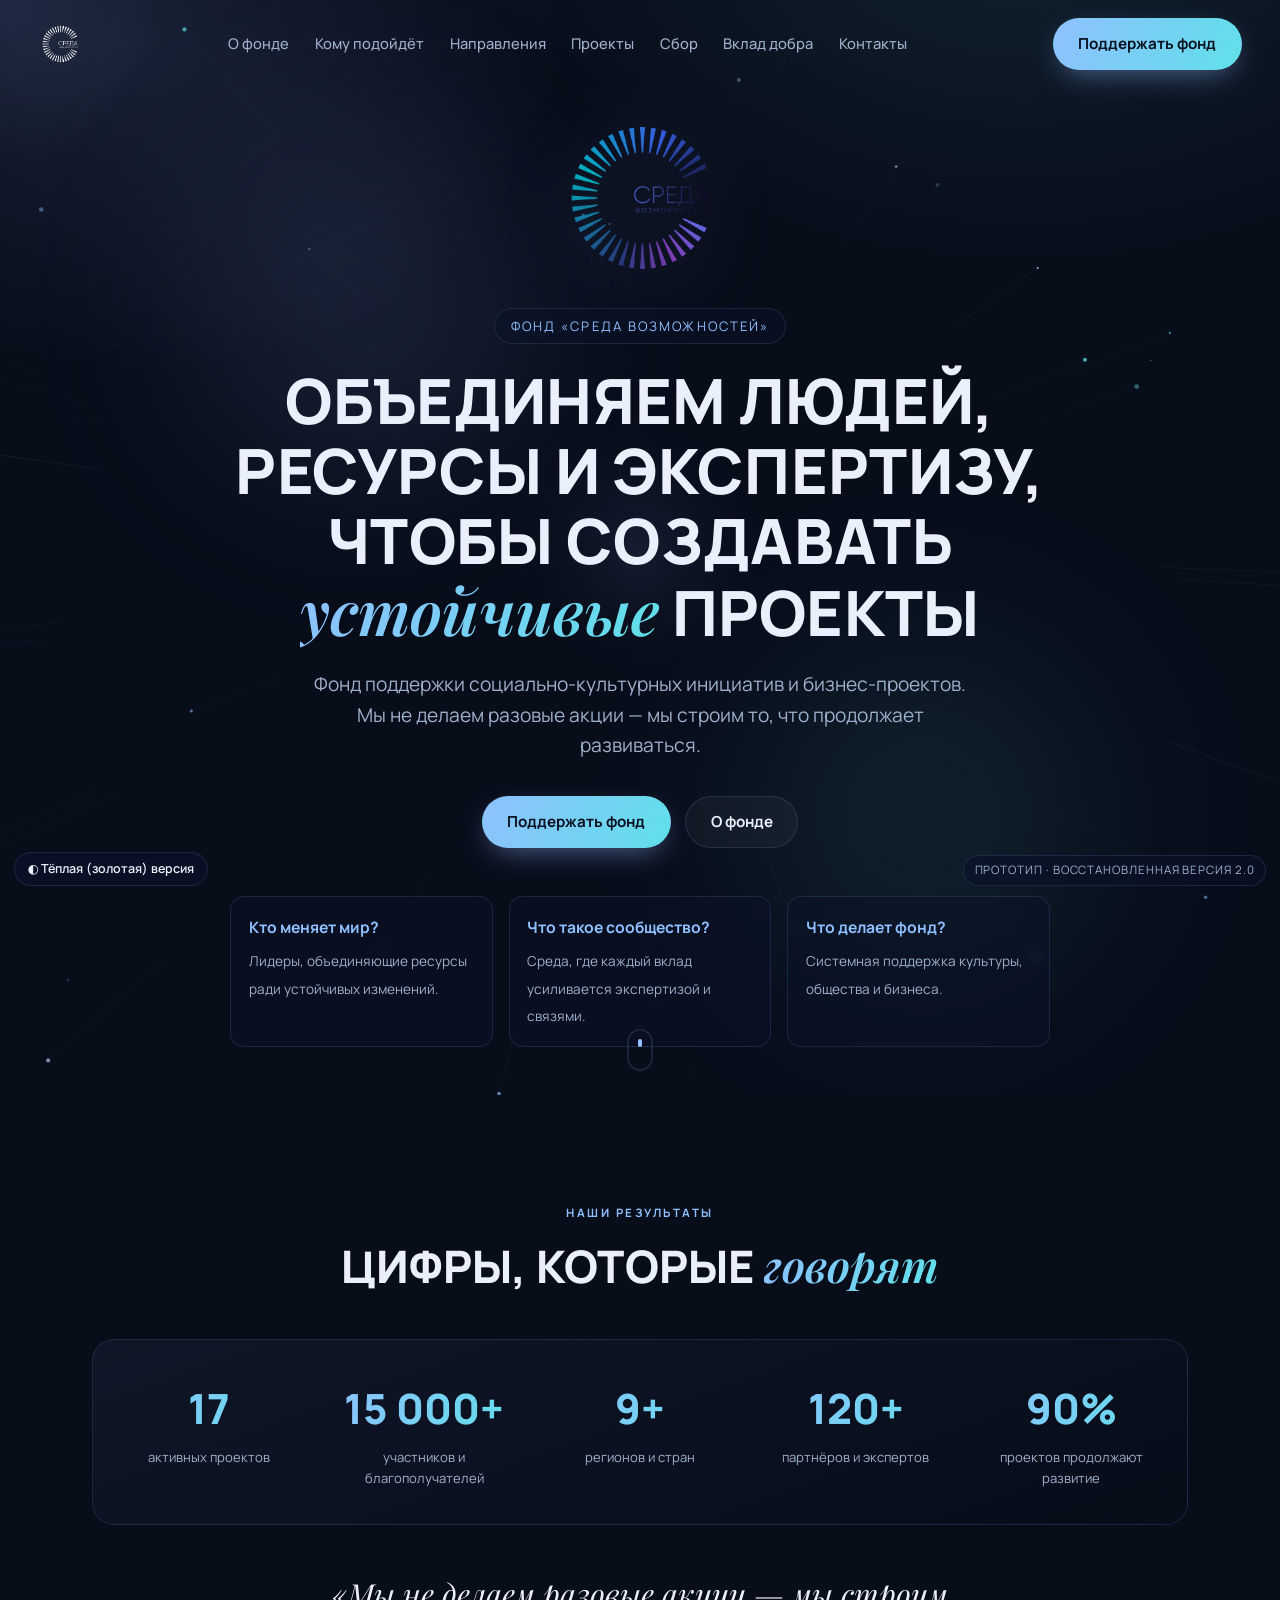
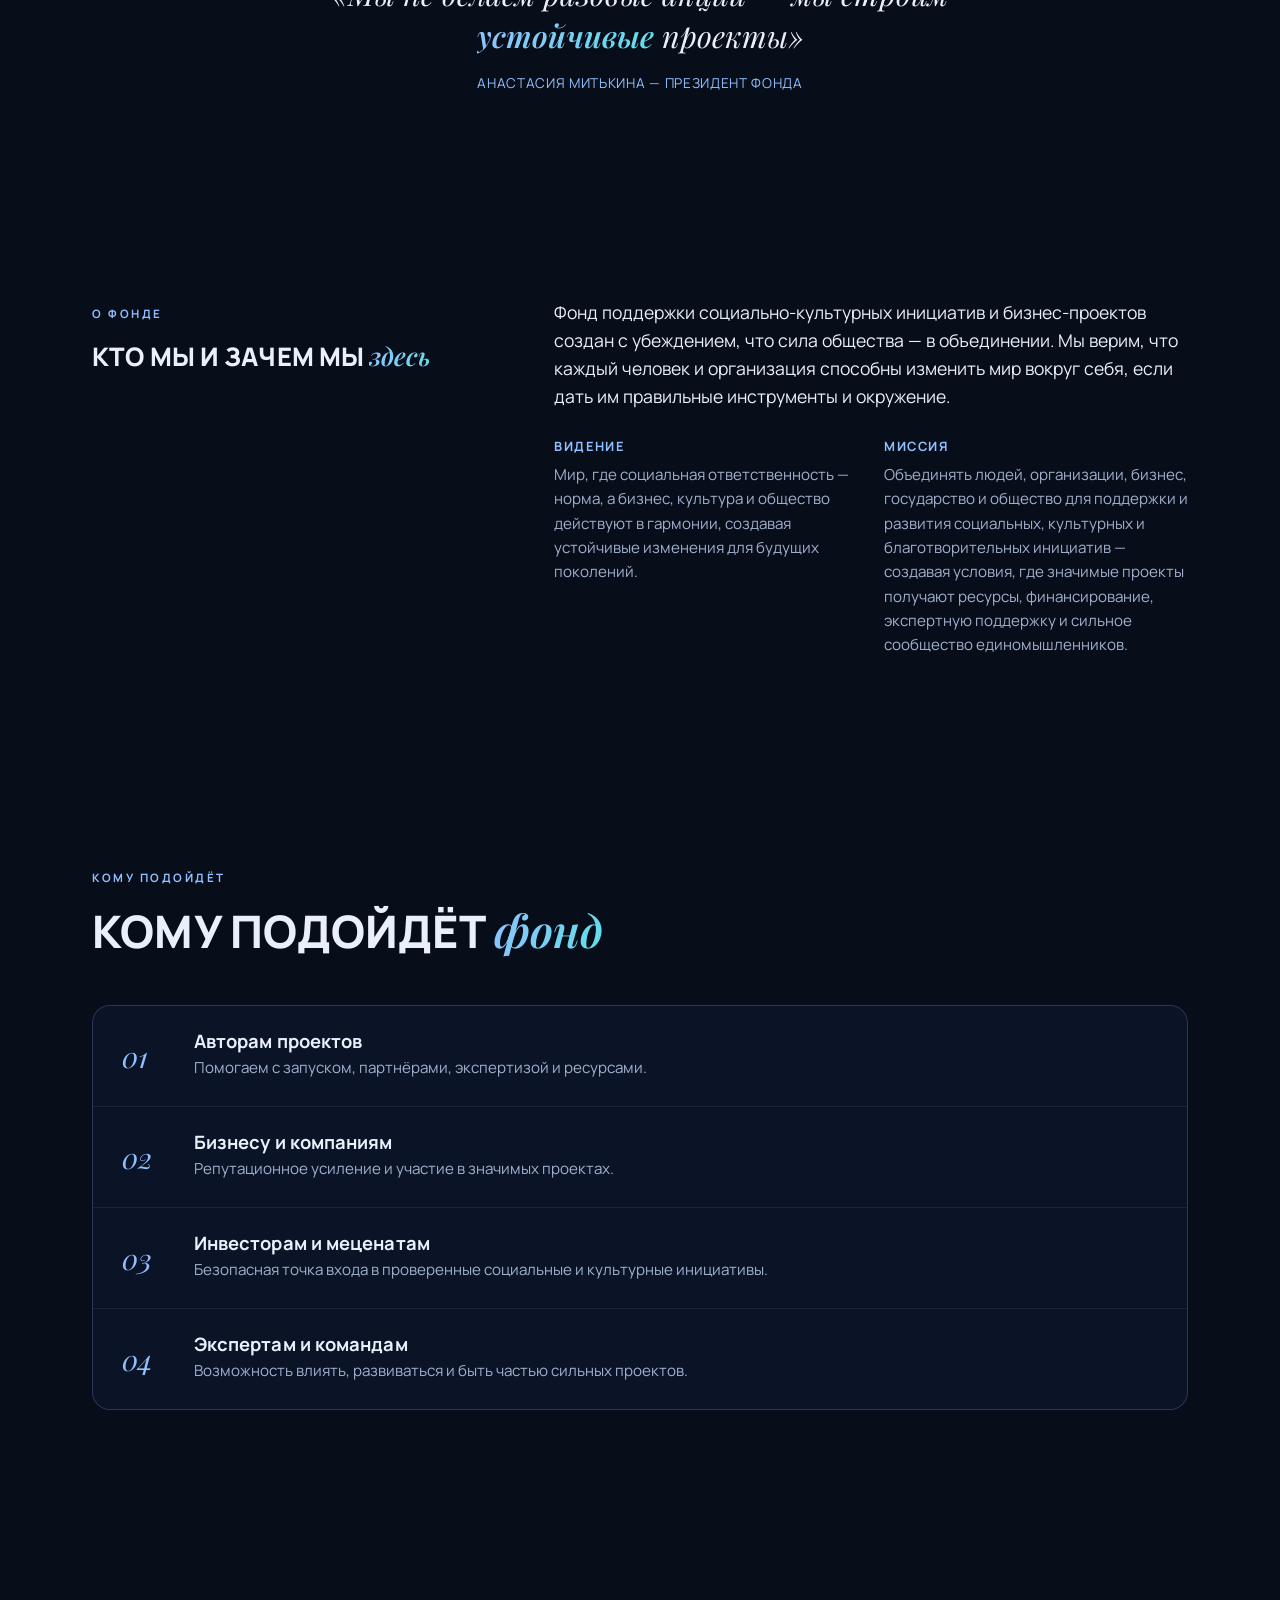
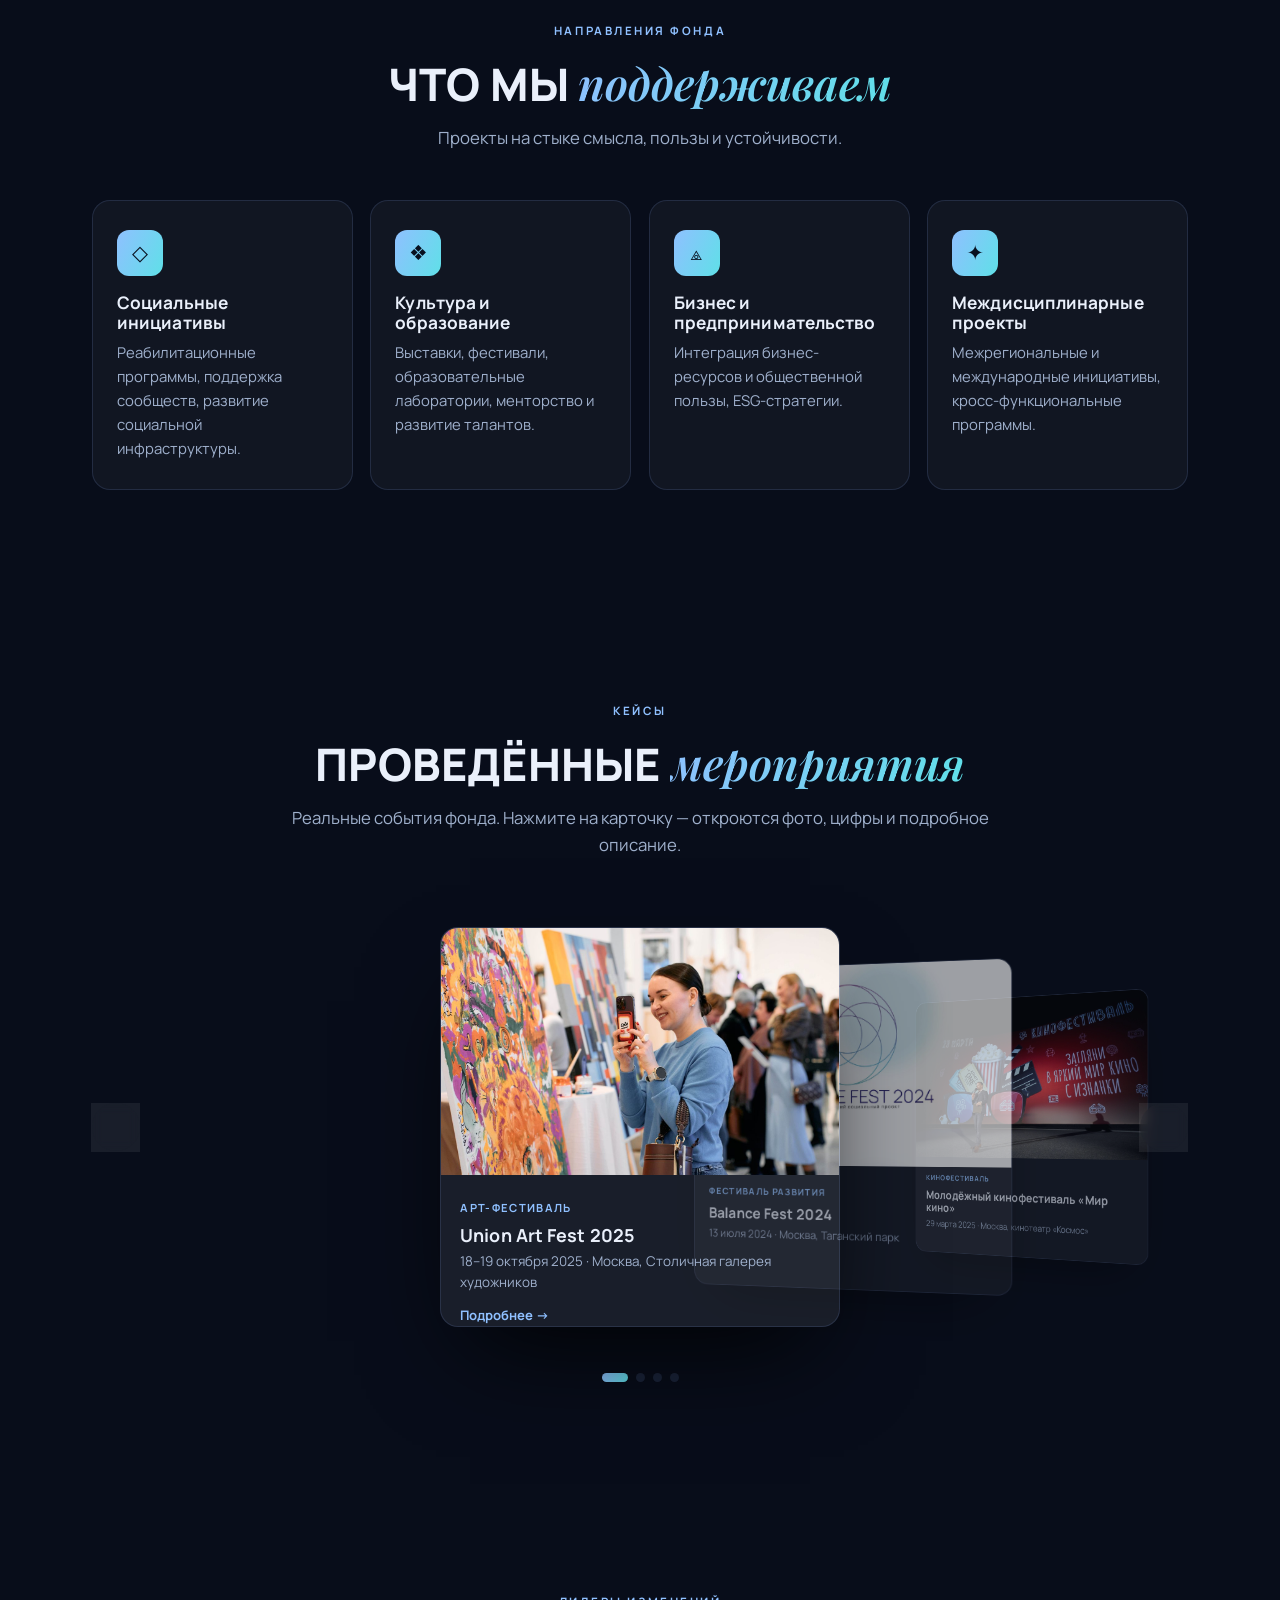
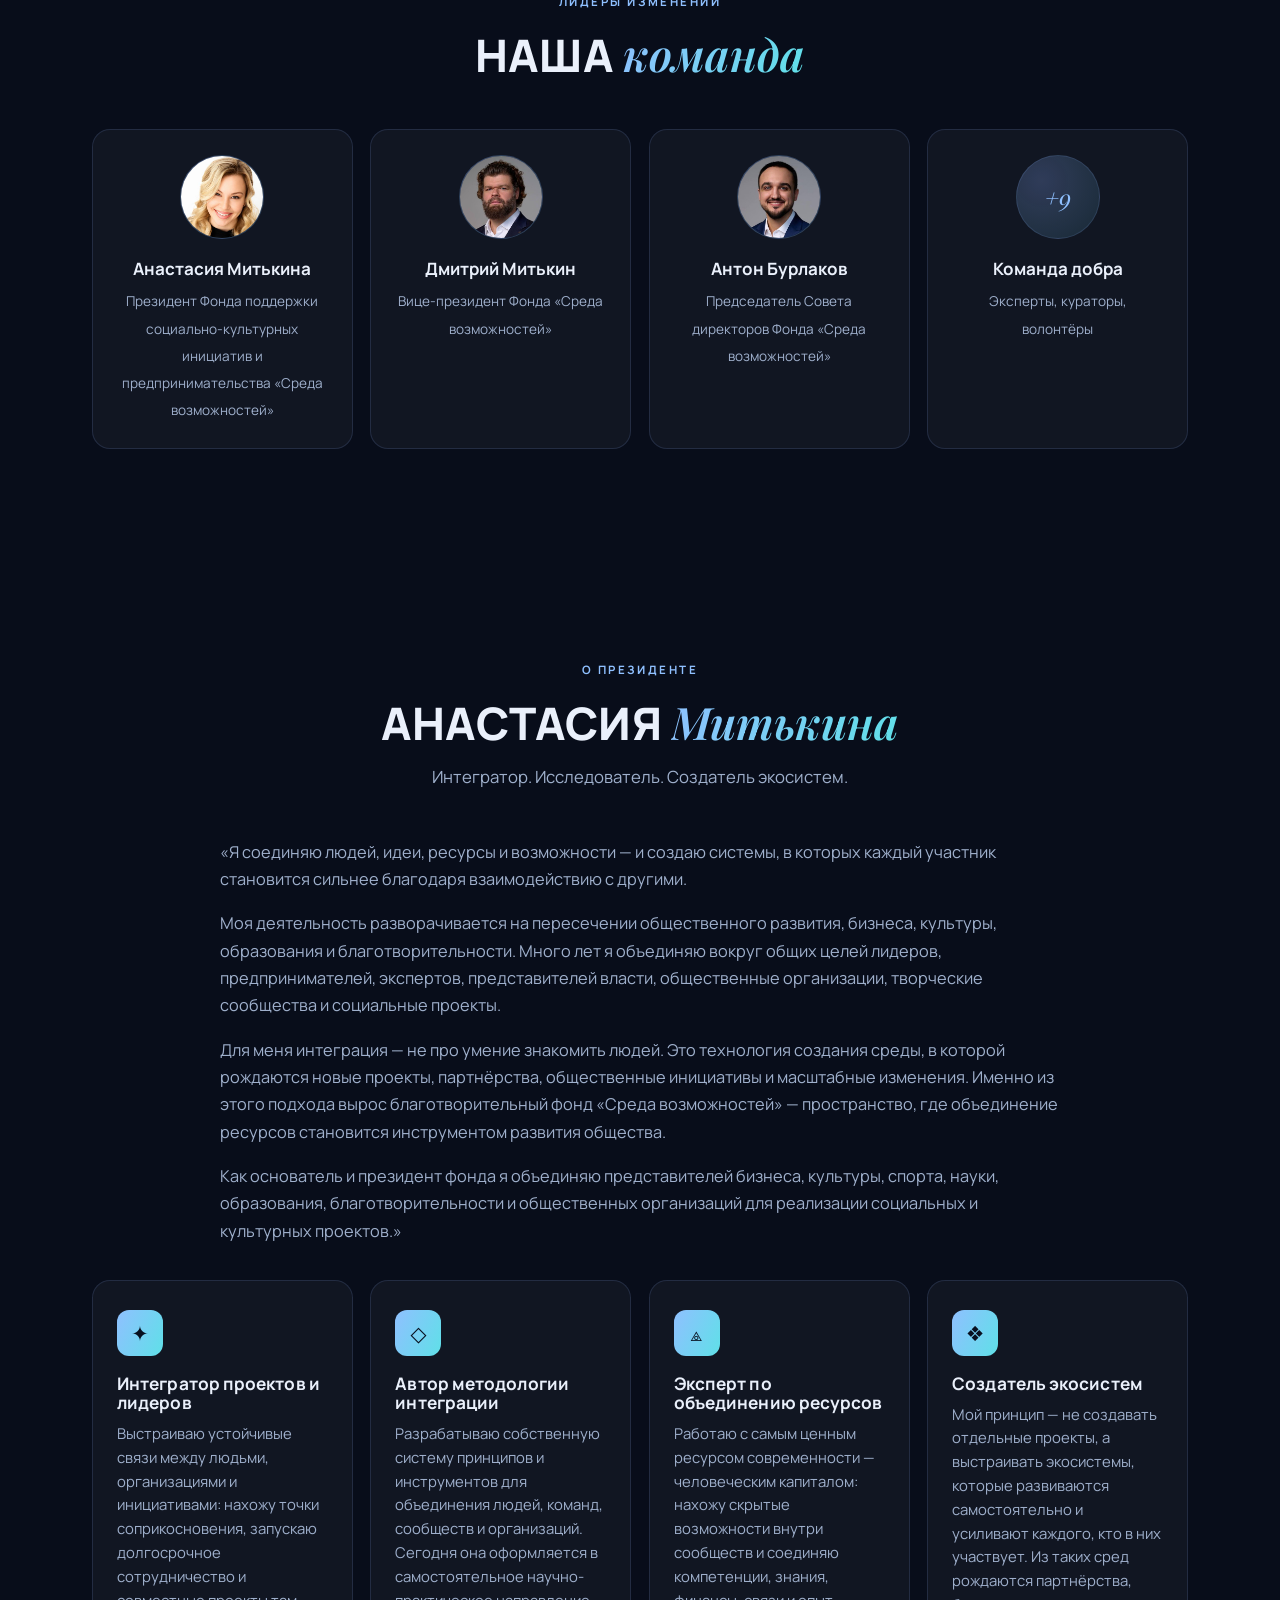
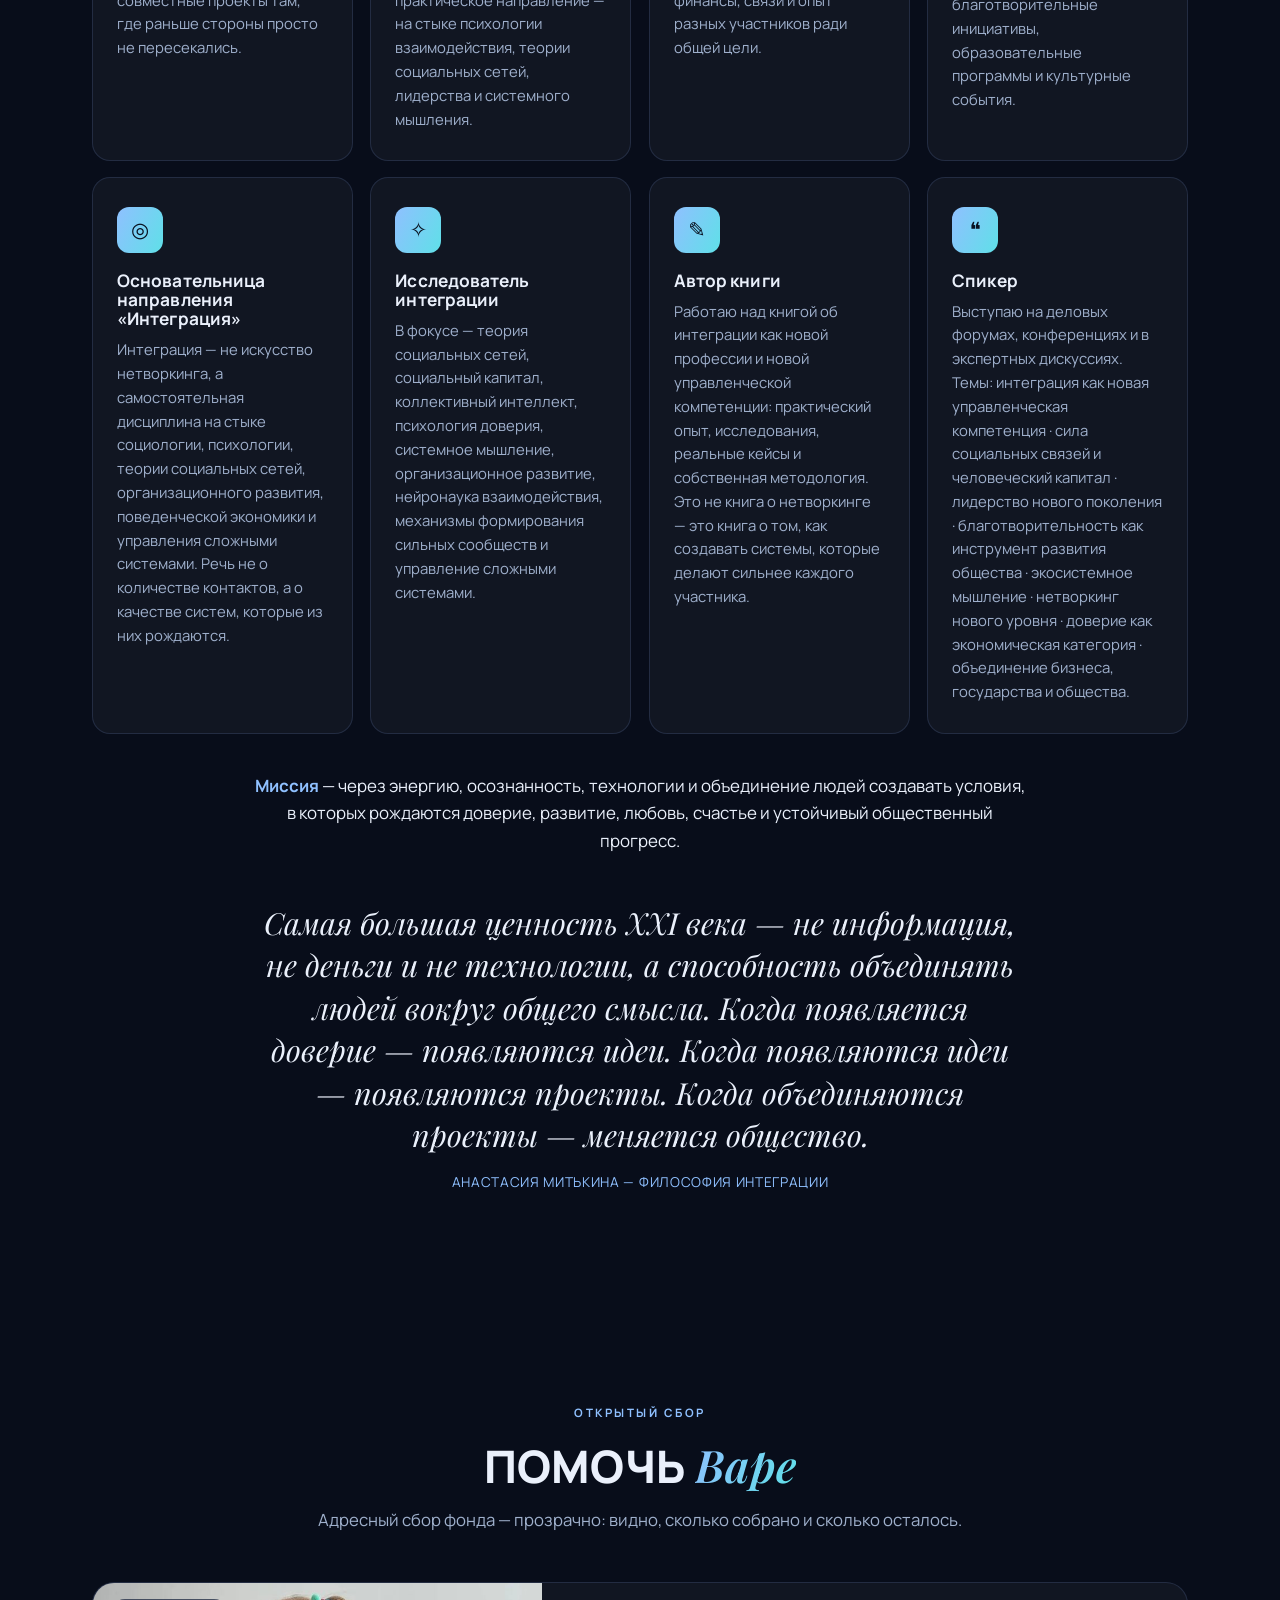
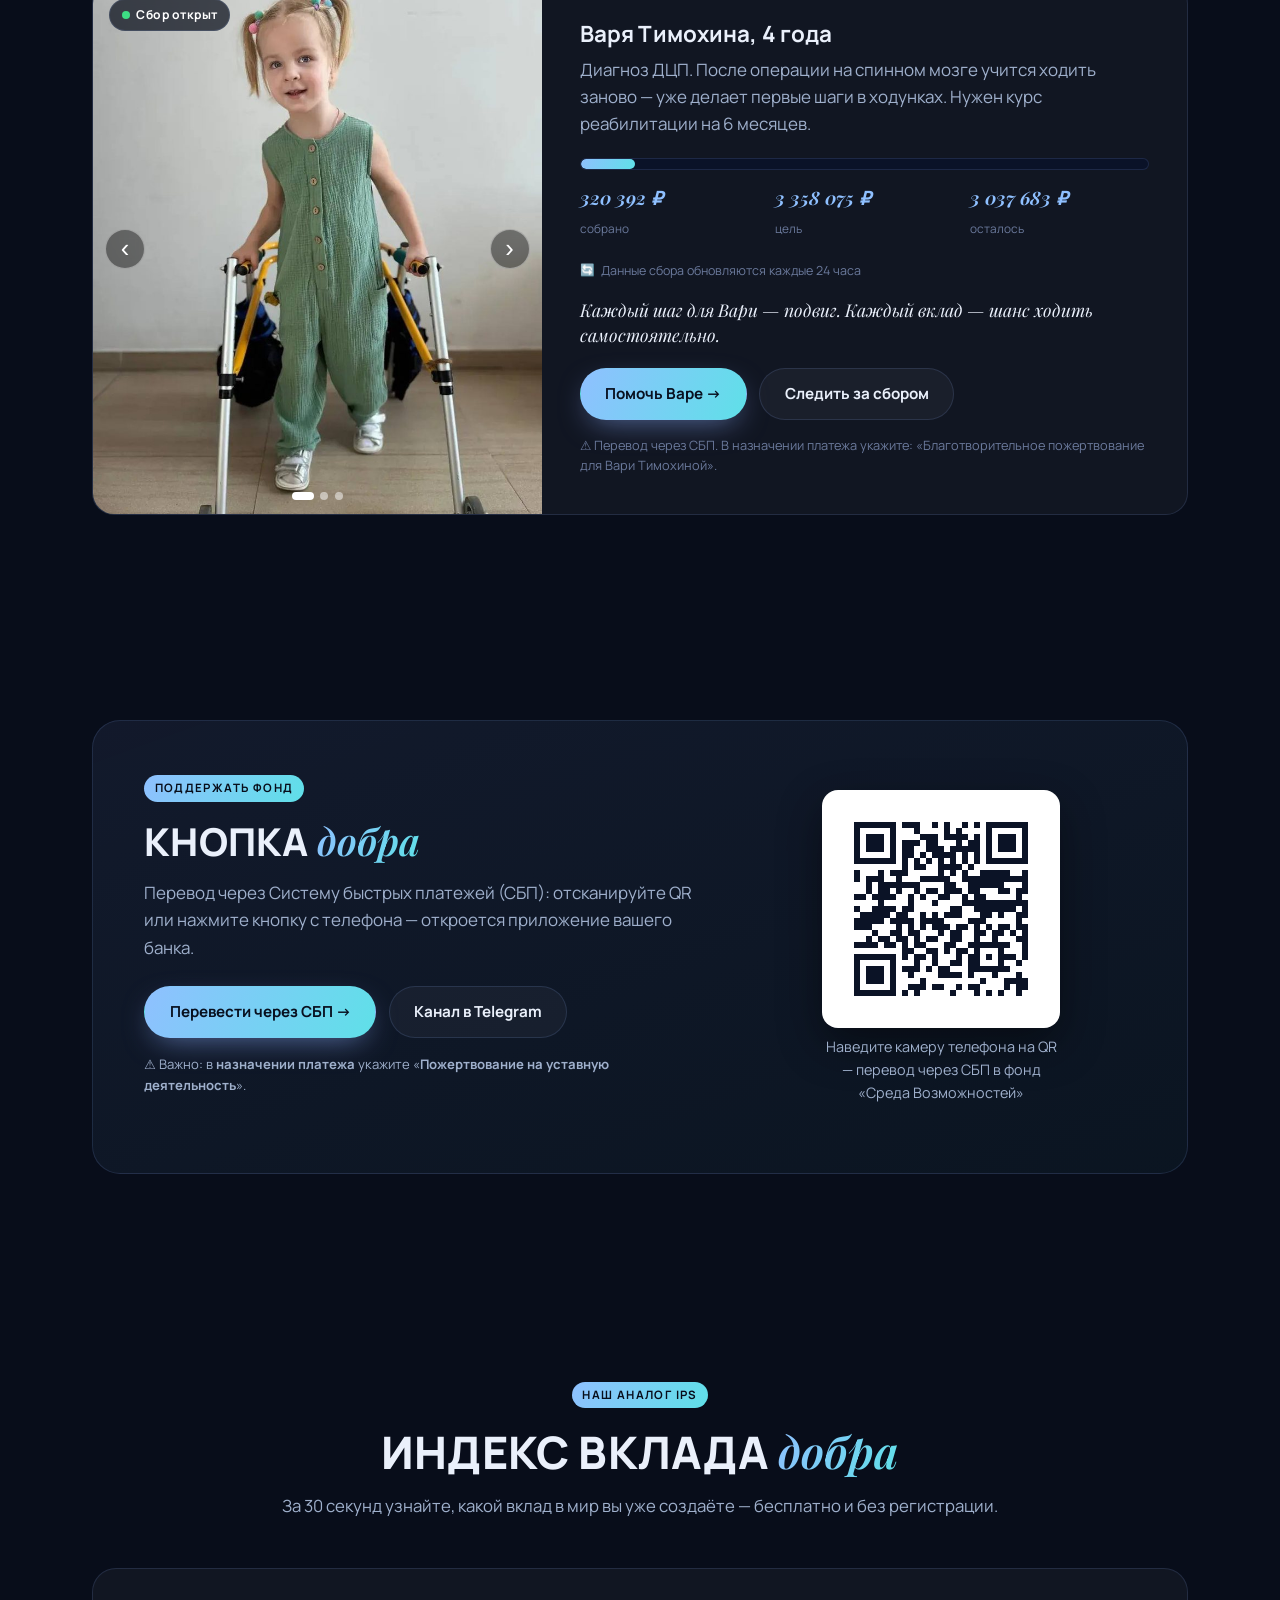
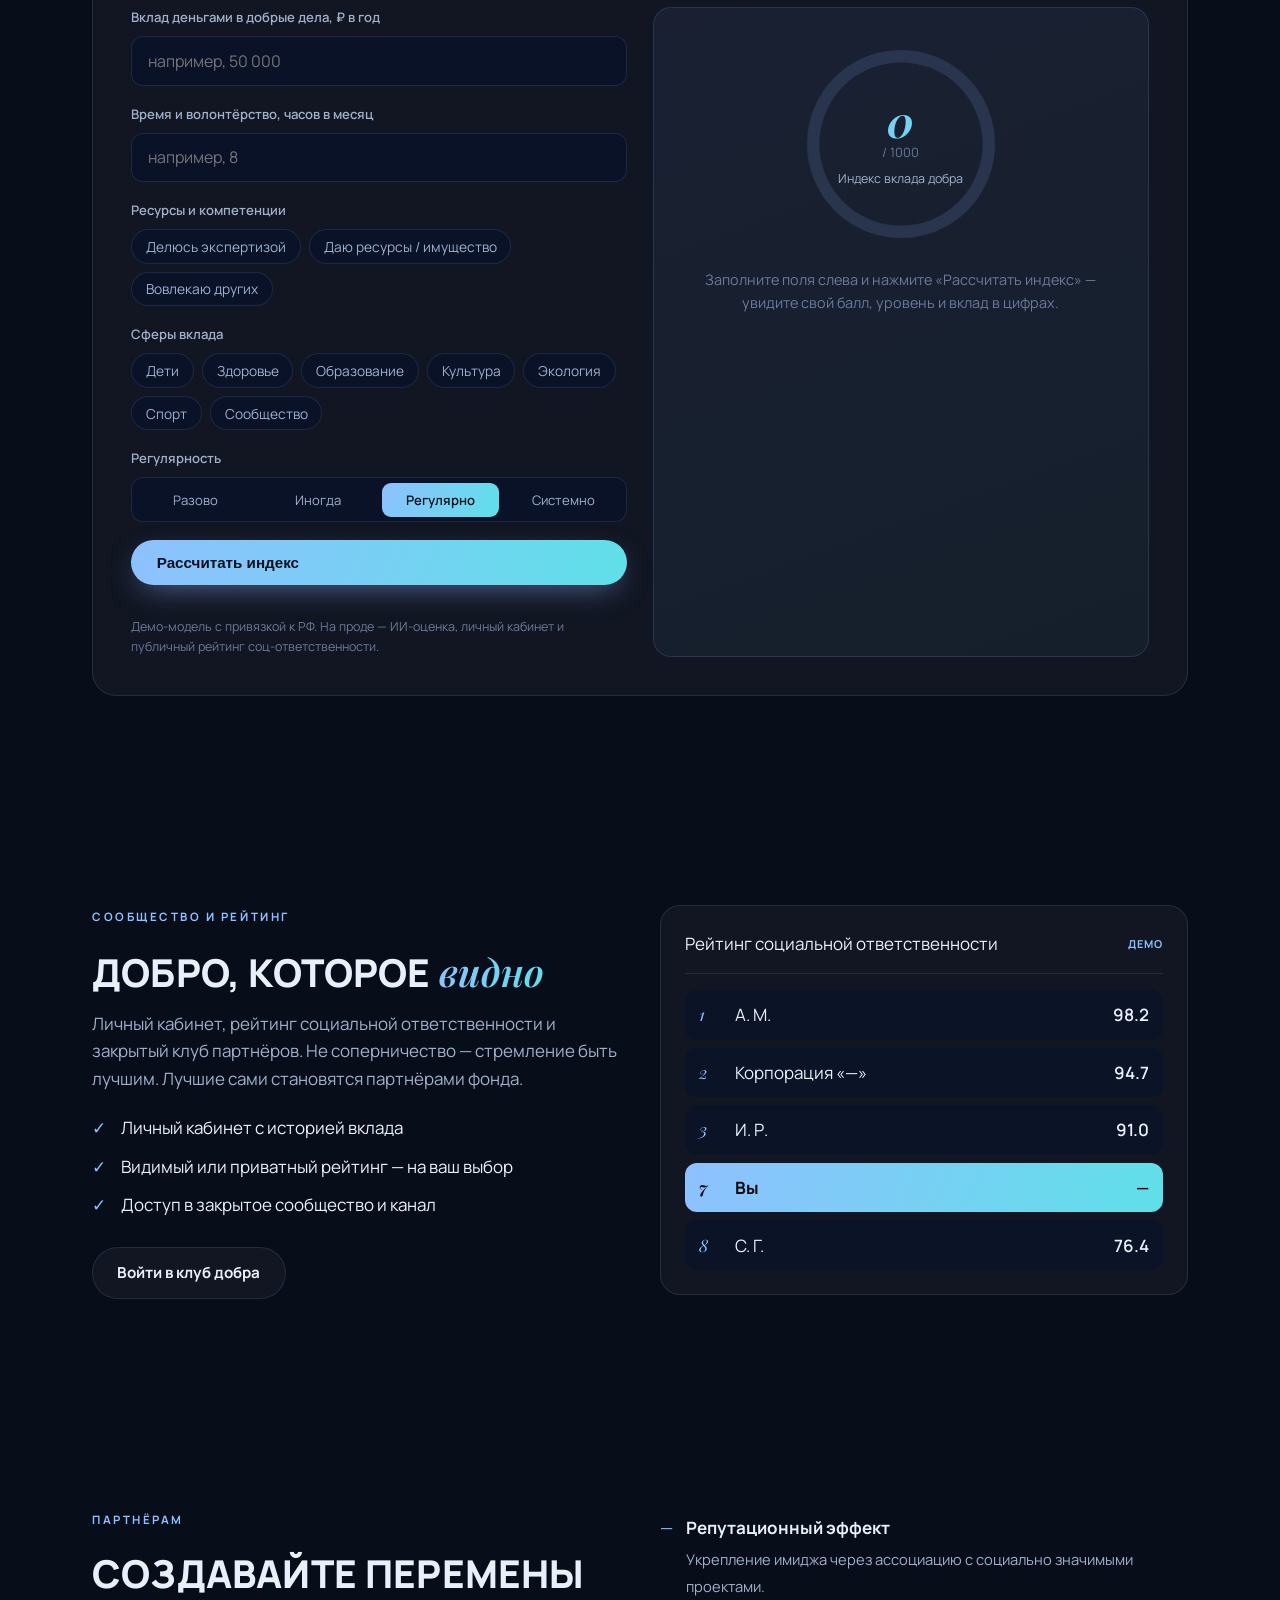
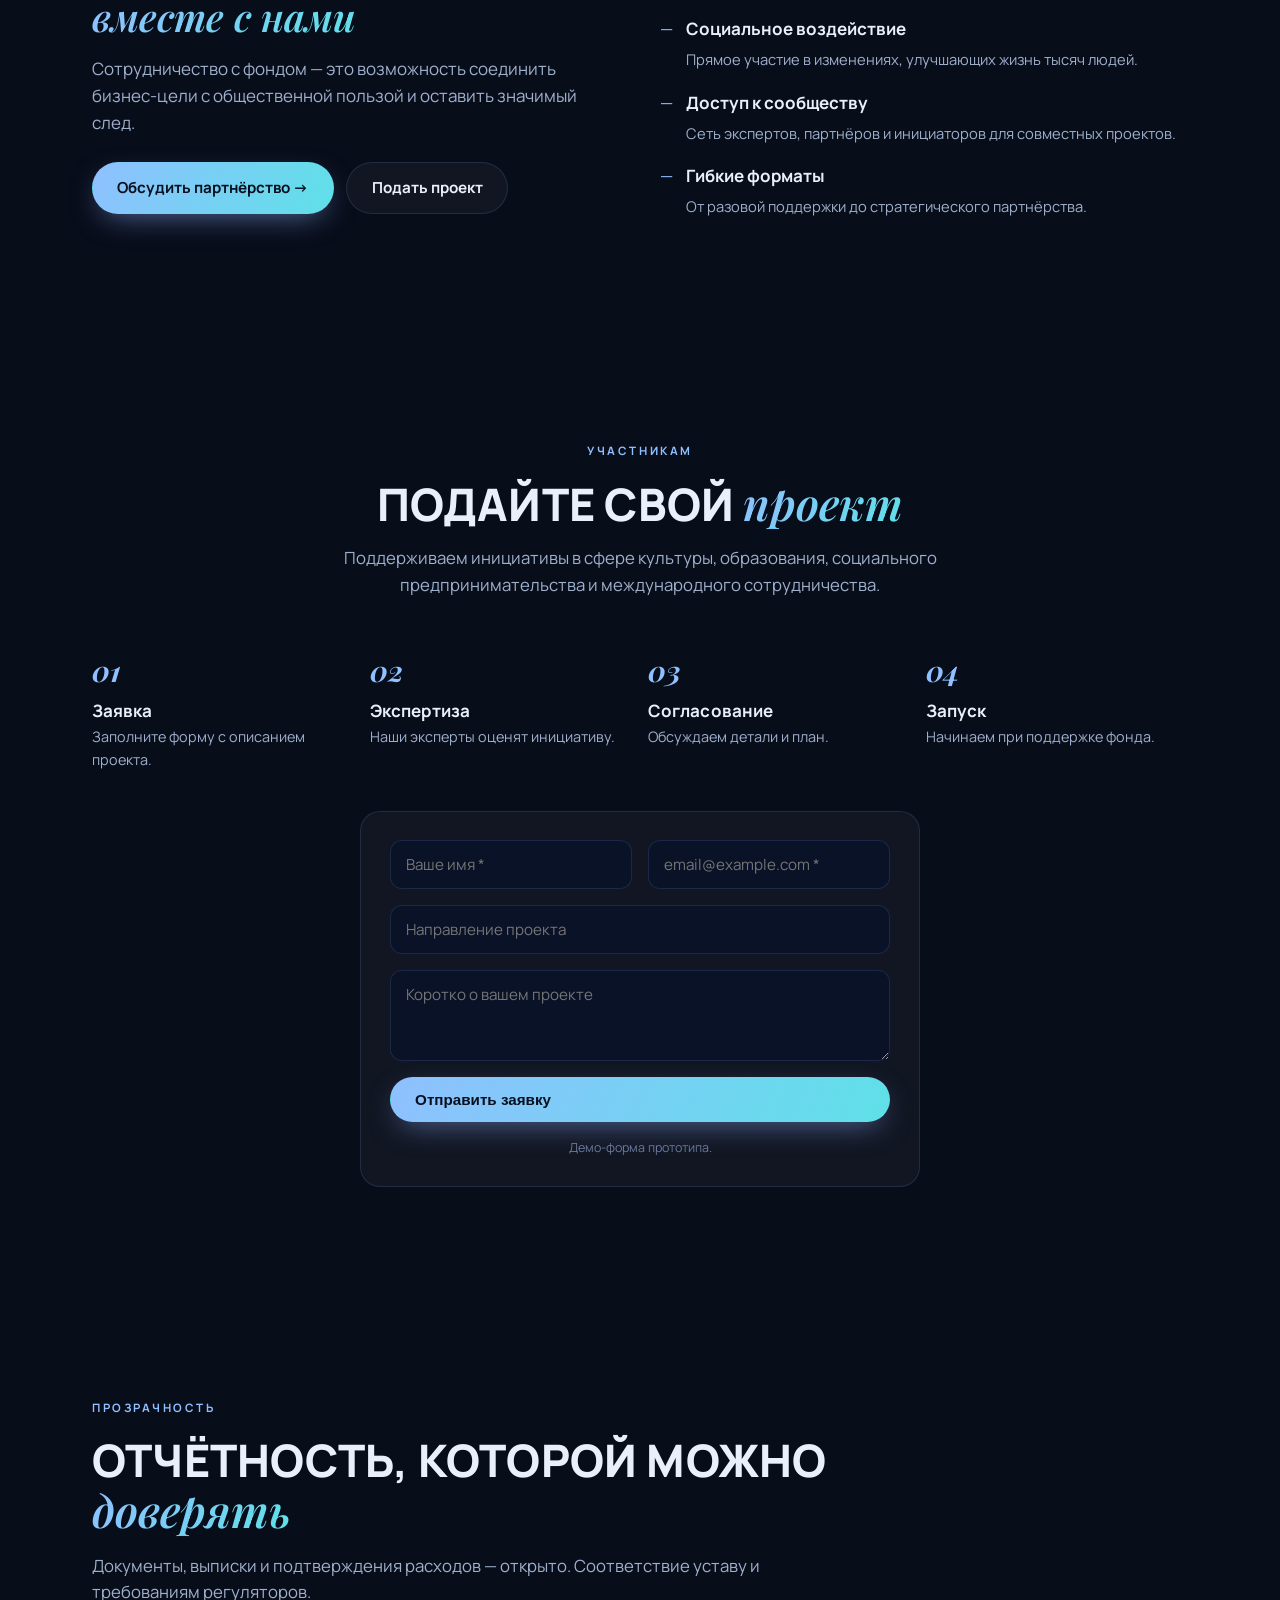
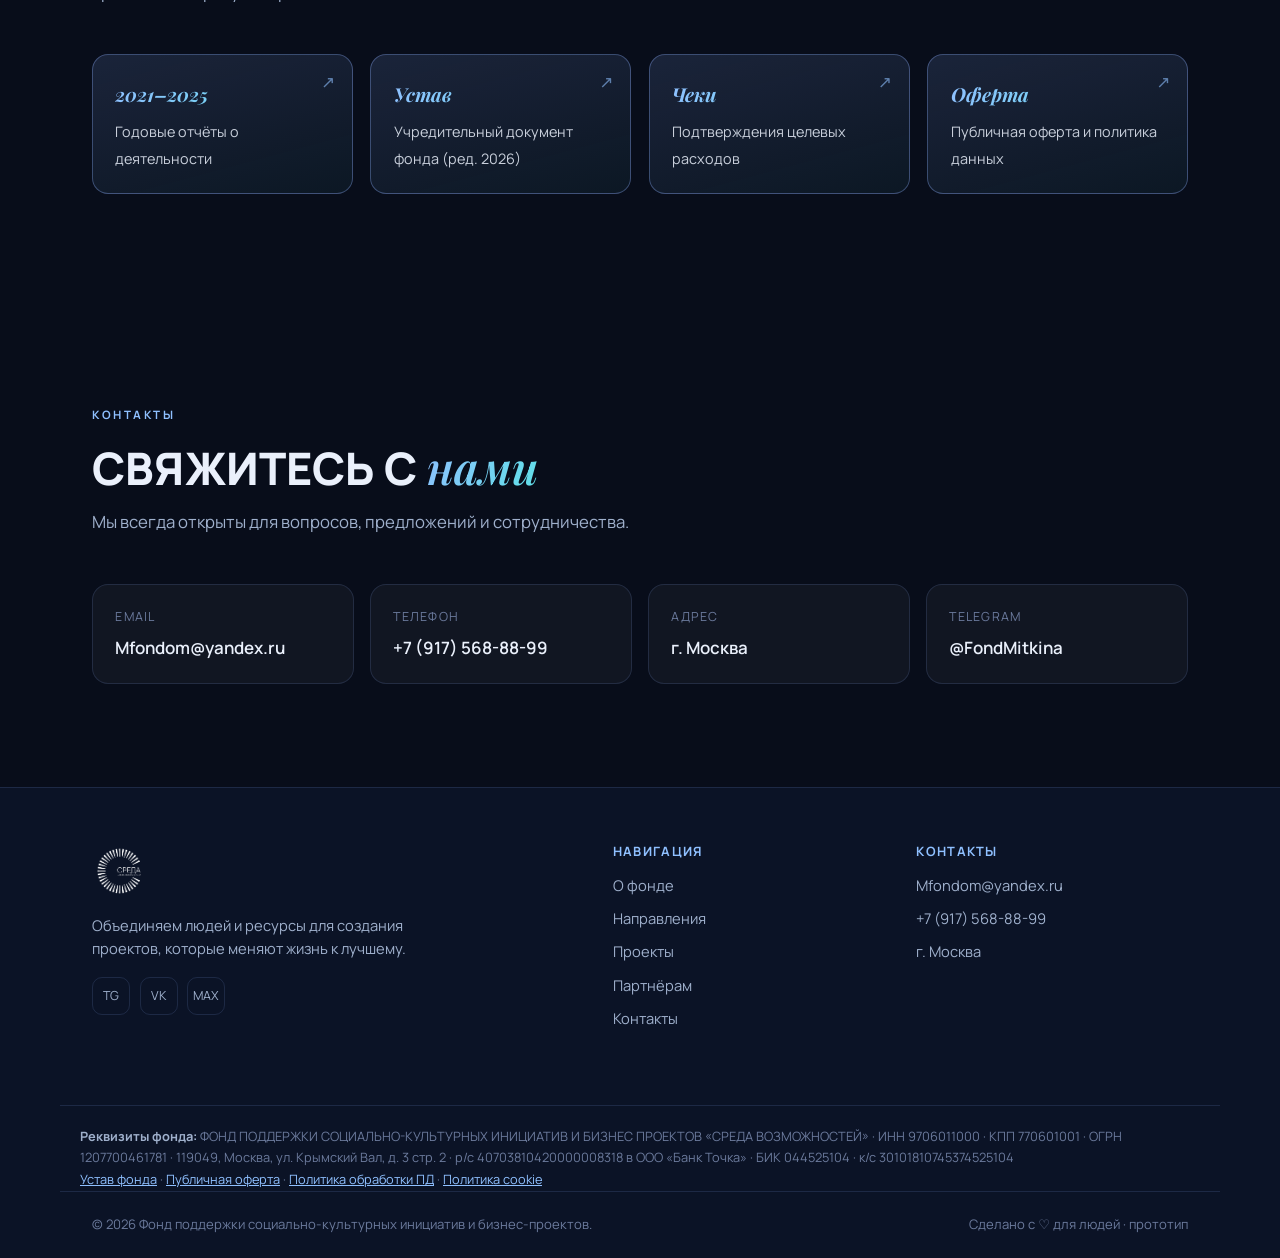
<file: sreda/index.html>
<!DOCTYPE html>
<html lang="ru">
<head>
<meta charset="UTF-8" />
<meta name="viewport" content="width=device-width, initial-scale=1.0" />
<title>Фонд «Среда Возможностей» — объединяем людей, ресурсы и экспертизу</title>
<meta name="description" content="Фонд поддержки социально-культурных инициатив и бизнес-проектов. Мы не делаем разовые акции — мы строим устойчивые проекты." />
<link rel="preconnect" href="https://fonts.googleapis.com" />
<link rel="preconnect" href="https://fonts.gstatic.com" crossorigin />
<link href="https://fonts.googleapis.com/css2?family=Playfair+Display:ital,wght@1,500;1,600&family=Manrope:wght@300;400;500;600;700;800&display=swap" rel="stylesheet" />
<link rel="stylesheet" href="assets/css/style.css" />
<link rel="icon" href="data:image/svg+xml,<svg xmlns='http://www.w3.org/2000/svg' viewBox='0 0 100 100'><text y='.9em' font-size='90'>✦</text></svg>" />
</head>
<body>

<a href="../" class="ver-switch" title="Тёплая версия">◐ Тёплая (золотая) версия</a>
<span class="proto-badge">прототип · восстановленная версия 2.0</span>
<div class="cursor-glow" id="cursorGlow"></div>

<!-- NAV -->
<header class="nav" id="nav">
  <a href="#hero" class="brand">
    <img class="brand__logo" src="assets/img/logo-white.png" alt="Среда Возможностей" />
  </a>
  <nav class="nav__links" id="navLinks">
    <a href="#about">О фонде</a>
    <a href="#whom">Кому подойдёт</a>
    <a href="#directions">Направления</a>
    <a href="#projects">Проекты</a>
    <a href="#sbor">Сбор</a>
    <a href="#calc">Вклад добра</a>
    <a href="#contacts">Контакты</a>
  </nav>
  <div class="nav__actions">
    <a href="#support" class="btn btn--accent">Поддержать фонд</a>
    <button class="nav__burger" id="burger" aria-label="Меню"><span></span><span></span><span></span></button>
  </div>
</header>

<!-- HERO -->
<section class="hero" id="hero">
  <canvas id="collider" class="hero__canvas"></canvas>
  <div class="hero__glow hero__glow--1"></div>
  <div class="hero__glow hero__glow--2"></div>
  <div class="hero__inner">
    <img class="hero__logo reveal" src="assets/img/logo-gradient.png" alt="Среда Возможностей" />
    <div class="hero__tag reveal">Фонд «Среда Возможностей»</div>
    <h1 class="hero__title reveal">Объединяем людей, ресурсы и экспертизу,<br>чтобы создавать <span class="it">устойчивые</span> проекты</h1>
    <p class="hero__lead reveal">Фонд поддержки социально-культурных инициатив и бизнес-проектов.
       Мы не делаем разовые акции — мы строим то, что продолжает развиваться.</p>
    <div class="hero__cta reveal">
      <a href="#support" class="btn btn--accent">Поддержать фонд</a>
      <a href="#about" class="btn btn--outline">О фонде</a>
    </div>
    <div class="hero__teasers reveal">
      <div class="teaser"><b>Кто меняет мир?</b><span>Лидеры, объединяющие ресурсы ради устойчивых изменений.</span></div>
      <div class="teaser"><b>Что такое сообщество?</b><span>Среда, где каждый вклад усиливается экспертизой и связями.</span></div>
      <div class="teaser"><b>Что делает фонд?</b><span>Системная поддержка культуры, общества и бизнеса.</span></div>
    </div>
  </div>
  <a href="#stats" class="hero__scroll" aria-label="Вниз"><span></span></a>
</section>

<!-- STATS -->
<section class="section stats" id="stats">
  <div class="section__head reveal center">
    <span class="eyebrow">Наши результаты</span>
    <h2>Цифры, которые <span class="it">говорят</span></h2>
  </div>
  <div class="stats__grid reveal">
    <div class="stat"><b data-count="17">0</b><span>активных проектов</span></div>
    <div class="stat"><b data-count="15000" data-suffix="+">0</b><span>участников и благополучателей</span></div>
    <div class="stat"><b data-count="9" data-suffix="+">0</b><span>регионов и стран</span></div>
    <div class="stat"><b data-count="120" data-suffix="+">0</b><span>партнёров и экспертов</span></div>
    <div class="stat"><b data-count="90" data-suffix="%">0</b><span>проектов продолжают развитие</span></div>
  </div>
  <blockquote class="quote reveal">
    «Мы не делаем разовые акции — мы строим <span class="it">устойчивые</span> проекты»
    <cite>Анастасия Митькина — президент фонда</cite>
  </blockquote>
</section>

<!-- ABOUT -->
<section class="section about" id="about">
  <div class="about__grid">
    <div class="reveal">
      <span class="eyebrow">О фонде</span>
      <h2>Кто мы и зачем мы <span class="it">здесь</span></h2>
    </div>
    <div class="reveal">
      <p class="lead">Фонд поддержки социально-культурных инициатив и бизнес-проектов создан с убеждением,
         что сила общества — в объединении. Мы верим, что каждый человек и организация способны изменить
         мир вокруг себя, если дать им правильные инструменты и окружение.</p>
      <div class="vm">
        <div><h4>Видение</h4><p>Мир, где социальная ответственность — норма, а бизнес, культура и общество
          действуют в гармонии, создавая устойчивые изменения для будущих поколений.</p></div>
        <div><h4>Миссия</h4><p>Объединять людей, организации, бизнес, государство и общество для поддержки
          и развития социальных, культурных и благотворительных инициатив — создавая условия, где значимые
          проекты получают ресурсы, финансирование, экспертную поддержку и сильное сообщество единомышленников.</p></div>
      </div>
    </div>
  </div>
</section>

<!-- WHOM -->
<section class="section whom" id="whom">
  <div class="section__head reveal"><span class="eyebrow">Кому подойдёт</span><h2>Кому подойдёт <span class="it">фонд</span></h2></div>
  <div class="whom__list">
    <div class="whom__row reveal"><span class="whom__n">01</span><div><h3>Авторам проектов</h3><p>Помогаем с запуском, партнёрами, экспертизой и ресурсами.</p></div></div>
    <div class="whom__row reveal"><span class="whom__n">02</span><div><h3>Бизнесу и компаниям</h3><p>Репутационное усиление и участие в значимых проектах.</p></div></div>
    <div class="whom__row reveal"><span class="whom__n">03</span><div><h3>Инвесторам и меценатам</h3><p>Безопасная точка входа в проверенные социальные и культурные инициативы.</p></div></div>
    <div class="whom__row reveal"><span class="whom__n">04</span><div><h3>Экспертам и командам</h3><p>Возможность влиять, развиваться и быть частью сильных проектов.</p></div></div>
  </div>
</section>

<!-- DIRECTIONS -->
<section class="section directions" id="directions">
  <div class="section__head reveal center">
    <span class="eyebrow">Направления фонда</span>
    <h2>Что мы <span class="it">поддерживаем</span></h2>
    <p class="section__sub">Проекты на стыке смысла, пользы и устойчивости.</p>
  </div>
  <div class="cards">
    <article class="card reveal"><div class="card__ic">◇</div><h3>Социальные инициативы</h3><p>Реабилитационные программы, поддержка сообществ, развитие социальной инфраструктуры.</p></article>
    <article class="card reveal"><div class="card__ic">❖</div><h3>Культура и образование</h3><p>Выставки, фестивали, образовательные лаборатории, менторство и развитие талантов.</p></article>
    <article class="card reveal"><div class="card__ic">⟁</div><h3>Бизнес и предпринимательство</h3><p>Интеграция бизнес-ресурсов и общественной пользы, ESG-стратегии.</p></article>
    <article class="card reveal"><div class="card__ic">✦</div><h3>Междисциплинарные проекты</h3><p>Межрегиональные и международные инициативы, кросс-функциональные программы.</p></article>
  </div>
</section>

<!-- CASES — карусель кейсов -->
<section class="section cases" id="projects">
  <div class="section__head reveal center">
    <span class="eyebrow">Кейсы</span>
    <h2>Проведённые <span class="it">мероприятия</span></h2>
    <p class="section__sub">Реальные события фонда. Нажмите на карточку — откроются фото, цифры и подробное описание.</p>
  </div>
  <div class="coverflow reveal">
    <button class="cf-arrow cf-prev" id="cfPrev" aria-label="Назад">‹</button>
    <div class="cf-stage" id="cfStage"></div>
    <button class="cf-arrow cf-next" id="cfNext" aria-label="Вперёд">›</button>
  </div>
  <div class="cf-dots" id="cfDots"></div>
</section>

<!-- TEAM -->
<section class="section team" id="team">
  <div class="section__head reveal center"><span class="eyebrow">Лидеры изменений</span><h2>Наша <span class="it">команда</span></h2></div>
  <div class="team__grid reveal">
    <figure class="member"><div class="member__ph"><img src="assets/img/team-mitkina.jpg" alt="Анастасия Митькина" loading="lazy"></div><b>Анастасия Митькина</b><span>Президент Фонда поддержки социально-культурных инициатив и предпринимательства «Среда возможностей»</span></figure>
    <figure class="member"><div class="member__ph"><img src="assets/img/team-mitkin.jpg" alt="Дмитрий Митькин" loading="lazy"></div><b>Дмитрий Митькин</b><span>Вице-президент Фонда «Среда возможностей»</span></figure>
    <figure class="member"><div class="member__ph"><img src="assets/img/team-burlakov.jpg" alt="Антон Бурлаков" loading="lazy"></div><b>Антон Бурлаков</b><span>Председатель Совета директоров Фонда «Среда возможностей»</span></figure>
    <figure class="member"><div class="member__ph">+9</div><b>Команда добра</b><span>Эксперты, кураторы, волонтёры</span></figure>
  </div>
</section>

<!-- О ПРЕЗИДЕНТЕ -->
<section class="section president" id="president">
  <div class="section__head reveal center">
    <span class="eyebrow">О президенте</span>
    <h2>Анастасия <span class="it">Митькина</span></h2>
    <p class="section__sub">Интегратор. Исследователь. Создатель экосистем.</p>
  </div>
  <div class="pres-intro reveal">
    <p>«Я соединяю людей, идеи, ресурсы и возможности — и создаю системы, в которых каждый участник становится сильнее благодаря взаимодействию с другими.</p>
    <p>Моя деятельность разворачивается на пересечении общественного развития, бизнеса, культуры, образования и благотворительности. Много лет я объединяю вокруг общих целей лидеров, предпринимателей, экспертов, представителей власти, общественные организации, творческие сообщества и социальные проекты.</p>
    <p>Для меня интеграция — не про умение знакомить людей. Это технология создания среды, в которой рождаются новые проекты, партнёрства, общественные инициативы и масштабные изменения. Именно из этого подхода вырос благотворительный фонд «Среда возможностей» — пространство, где объединение ресурсов становится инструментом развития общества.</p>
    <p>Как основатель и президент фонда я объединяю представителей бизнеса, культуры, спорта, науки, образования, благотворительности и общественных организаций для реализации социальных и культурных проектов.»</p>
  </div>
  <div class="cards">
    <article class="card reveal"><div class="card__ic">✦</div><h3>Интегратор проектов и лидеров</h3><p>Выстраиваю устойчивые связи между людьми, организациями и инициативами: нахожу точки соприкосновения, запускаю долгосрочное сотрудничество и совместные проекты там, где раньше стороны просто не пересекались.</p></article>
    <article class="card reveal"><div class="card__ic">◇</div><h3>Автор методологии интеграции</h3><p>Разрабатываю собственную систему принципов и инструментов для объединения людей, команд, сообществ и организаций. Сегодня она оформляется в самостоятельное научно-практическое направление — на стыке психологии взаимодействия, теории социальных сетей, лидерства и системного мышления.</p></article>
    <article class="card reveal"><div class="card__ic">⟁</div><h3>Эксперт по объединению ресурсов</h3><p>Работаю с самым ценным ресурсом современности — человеческим капиталом: нахожу скрытые возможности внутри сообществ и соединяю компетенции, знания, финансы, связи и опыт разных участников ради общей цели.</p></article>
    <article class="card reveal"><div class="card__ic">❖</div><h3>Создатель экосистем</h3><p>Мой принцип — не создавать отдельные проекты, а выстраивать экосистемы, которые развиваются самостоятельно и усиливают каждого, кто в них участвует. Из таких сред рождаются партнёрства, благотворительные инициативы, образовательные программы и культурные события.</p></article>
  </div>
  <div class="cards">
    <article class="card reveal"><div class="card__ic">◎</div><h3>Основательница направления «Интеграция»</h3><p>Интеграция — не искусство нетворкинга, а самостоятельная дисциплина на стыке социологии, психологии, теории социальных сетей, организационного развития, поведенческой экономики и управления сложными системами. Речь не о количестве контактов, а о качестве систем, которые из них рождаются.</p></article>
    <article class="card reveal"><div class="card__ic">✧</div><h3>Исследователь интеграции</h3><p>В фокусе — теория социальных сетей, социальный капитал, коллективный интеллект, психология доверия, системное мышление, организационное развитие, нейронаука взаимодействия, механизмы формирования сильных сообществ и управление сложными системами.</p></article>
    <article class="card reveal"><div class="card__ic">✎</div><h3>Автор книги</h3><p>Работаю над книгой об интеграции как новой профессии и новой управленческой компетенции: практический опыт, исследования, реальные кейсы и собственная методология. Это не книга о нетворкинге — это книга о том, как создавать системы, которые делают сильнее каждого участника.</p></article>
    <article class="card reveal"><div class="card__ic">❝</div><h3>Спикер</h3><p>Выступаю на деловых форумах, конференциях и в экспертных дискуссиях. Темы: интеграция как новая управленческая компетенция · сила социальных связей и человеческий капитал · лидерство нового поколения · благотворительность как инструмент развития общества · экосистемное мышление · нетворкинг нового уровня · доверие как экономическая категория · объединение бизнеса, государства и общества.</p></article>
  </div>
  <p class="pres-mission reveal"><b>Миссия</b> — через энергию, осознанность, технологии и объединение людей создавать условия, в которых рождаются доверие, развитие, любовь, счастье и устойчивый общественный прогресс.</p>
  <blockquote class="quote reveal">
    Самая большая ценность XXI века — не информация, не деньги и не технологии, а способность объединять людей вокруг общего смысла. Когда появляется доверие — появляются идеи. Когда появляются идеи — появляются проекты. Когда объединяются проекты — меняется общество.
    <cite>Анастасия Митькина — философия интеграции</cite>
  </blockquote>
</section>

<!-- ОТКРЫТЫЙ СБОР -->
<section class="section fund" id="sbor">
  <div class="section__head reveal center">
    <span class="eyebrow">Открытый сбор</span>
    <h2>Помочь <span class="it">Варе</span></h2>
    <p class="section__sub">Адресный сбор фонда — прозрачно: видно, сколько собрано и сколько осталось.</p>
  </div>
  <div class="fund-card reveal">
    <div class="fund-photo">
      <div class="fund-slides" id="fundSlides">
        <img src="assets/img/varya.jpg" class="is-on" alt="Варя Тимохина" />
        <img src="assets/img/varya-2.jpg" alt="Варя Тимохина" />
        <img src="assets/img/varya-3.jpg" alt="Варя Тимохина — информация о сборе" />
      </div>
      <span class="fund-badge">Сбор открыт</span>
      <button class="fund-arrow fund-arrow--prev" id="fundPrev" type="button" aria-label="Предыдущее фото">‹</button>
      <button class="fund-arrow fund-arrow--next" id="fundNext" type="button" aria-label="Следующее фото">›</button>
      <div class="fund-dots" id="fundDots"></div>
    </div>
    <div class="fund-body">
      <h3>Варя Тимохина, 4 года</h3>
      <p class="fund-diag">Диагноз ДЦП. После операции на спинном мозге учится ходить заново — уже делает первые шаги в ходунках. Нужен курс реабилитации на 6 месяцев.</p>
      <div class="fund-progress">
        <div class="fund-bar"><i style="width:9.5%"></i></div>
        <div class="fund-nums">
          <div><b>320&nbsp;392&nbsp;₽</b><span>собрано</span></div>
          <div><b>3&nbsp;358&nbsp;075&nbsp;₽</b><span>цель</span></div>
          <div><b>3&nbsp;037&nbsp;683&nbsp;₽</b><span>осталось</span></div>
        </div>
      </div>
      <p class="fund-upd">Данные сбора обновляются каждые 24 часа</p>
      <p class="fund-quote">Каждый шаг для Вари — подвиг. Каждый вклад — шанс ходить самостоятельно.</p>
      <div class="fund-cta">
        <a href="https://qr.nspk.ru/BS1A00404NP81H0L9SOBTL0JJ39FV3NL" class="btn btn--accent" target="_blank" rel="noopener">Помочь Варе →</a>
        <a href="https://t.me/FondMitkina" class="btn btn--outline" target="_blank" rel="noopener">Следить за сбором</a>
      </div>
      <p class="fund-note">⚠️ Перевод через СБП. В назначении платежа укажите: «Благотворительное пожертвование для Вари Тимохиной».</p>
    </div>
  </div>
</section>

<!-- SUPPORT / КНОПКА ДОБРА (новое) -->
<section class="section dobro" id="support">
  <div class="dobro__wrap reveal">
    <div class="dobro__left">
      <span class="eyebrow eyebrow--new">Поддержать фонд</span>
      <h2>Кнопка <span class="it">добра</span></h2>
      <p>Перевод через Систему быстрых платежей (СБП): отсканируйте QR или нажмите кнопку с телефона — откроется приложение вашего банка.</p>
      <div class="dobro__btns">
        <a href="https://qr.nspk.ru/BS1A00404NP81H0L9SOBTL0JJ39FV3NL" class="btn btn--accent" target="_blank" rel="noopener">Перевести через СБП →</a>
        <a href="https://t.me/FondMitkina" class="btn btn--outline" target="_blank" rel="noopener">Канал в Telegram</a>
      </div>
      <p class="dobro__note">⚠️ Важно: в <b>назначении платежа</b> укажите «<b>Пожертвование на уставную деятельность</b>».</p>
    </div>
    <div class="dobro__right">
      <div class="qr"><img src="assets/img/donate-qr.png" alt="QR для перевода через СБП в фонд «Среда Возможностей»" /></div>
      <p class="dobro__caption">Наведите камеру телефона на QR — перевод через СБП в фонд «Среда Возможностей»</p>
    </div>
  </div>
</section>

<!-- CALC (новое) -->
<section class="section calc" id="calc">
  <div class="section__head reveal center">
    <span class="eyebrow eyebrow--new">Наш аналог IPS</span>
    <h2>Индекс вклада <span class="it">добра</span></h2>
    <p class="section__sub">За 30 секунд узнайте, какой вклад в мир вы уже создаёте — бесплатно и без регистрации.</p>
  </div>
  <div class="calc2 reveal">
    <div class="calc2__form">
      <div class="c2f"><label>Вклад деньгами в добрые дела, ₽ в год</label>
        <input type="number" id="qMoney" min="0" step="1000" inputmode="numeric" placeholder="например, 50 000" /></div>
      <div class="c2f"><label>Время и волонтёрство, часов в месяц</label>
        <input type="number" id="qTime" min="0" step="1" inputmode="numeric" placeholder="например, 8" /></div>
      <div class="c2f"><label>Ресурсы и компетенции</label>
        <div class="chips" id="qRes">
          <button type="button" class="chip" data-v="expert">Делюсь экспертизой</button>
          <button type="button" class="chip" data-v="assets">Даю ресурсы / имущество</button>
          <button type="button" class="chip" data-v="engage">Вовлекаю других</button>
        </div>
      </div>
      <div class="c2f"><label>Сферы вклада</label>
        <div class="chips" id="qSpheres">
          <button type="button" class="chip" data-v="Дети">Дети</button>
          <button type="button" class="chip" data-v="Здоровье">Здоровье</button>
          <button type="button" class="chip" data-v="Образование">Образование</button>
          <button type="button" class="chip" data-v="Культура">Культура</button>
          <button type="button" class="chip" data-v="Экология">Экология</button>
          <button type="button" class="chip" data-v="Спорт">Спорт</button>
          <button type="button" class="chip" data-v="Сообщество">Сообщество</button>
        </div>
      </div>
      <div class="c2f"><label>Регулярность</label>
        <div class="seg" id="qReg">
          <button type="button" class="seg__b" data-v="1">Разово</button>
          <button type="button" class="seg__b" data-v="2">Иногда</button>
          <button type="button" class="seg__b is-on" data-v="3">Регулярно</button>
          <button type="button" class="seg__b" data-v="4">Системно</button>
        </div>
      </div>
      <button class="btn btn--accent" id="calcBtn">Рассчитать индекс</button>
      <p class="calc__note">Демо-модель с привязкой к РФ. На проде — ИИ-оценка, личный кабинет и публичный рейтинг соц-ответственности.</p>
    </div>
    <div class="calc2__out" aria-live="polite">
      <div class="gauge">
        <svg viewBox="0 0 220 220" class="gauge__svg" aria-hidden="true">
          <defs><linearGradient id="gg" x1="0" y1="0" x2="1" y2="1">
            <stop offset="0" stop-color="#8fc0ff"/><stop offset="1" stop-color="#5fe0e8"/></linearGradient></defs>
          <circle class="gauge__bg" cx="110" cy="110" r="92"></circle>
          <circle class="gauge__fg" id="gaugeFg" stroke="url(#gg)" cx="110" cy="110" r="92"></circle>
        </svg>
        <div class="gauge__mid"><b id="gVal">0</b><i>/ 1000</i><span id="gTier">Индекс вклада добра</span></div>
      </div>
      <div id="calcResult" class="calc2__result">
        <p class="calc2__hint">Заполните поля слева и нажмите «Рассчитать индекс» — увидите свой балл, уровень и вклад в цифрах.</p>
      </div>
    </div>
  </div>
</section>

<!-- СООБЩЕСТВО / РЕЙТИНГ -->
<section class="section community" id="community">
  <div class="community__grid">
    <div class="reveal">
      <span class="eyebrow">Сообщество и рейтинг</span>
      <h2>Добро, которое <span class="it">видно</span></h2>
      <p>Личный кабинет, рейтинг социальной ответственности и закрытый клуб партнёров. Не соперничество — стремление быть лучшим. Лучшие сами становятся партнёрами фонда.</p>
      <ul class="ticks">
        <li>Личный кабинет с историей вклада</li>
        <li>Видимый или приватный рейтинг — на ваш выбор</li>
        <li>Доступ в закрытое сообщество и канал</li>
      </ul>
      <a href="#support" class="btn btn--outline">Войти в клуб добра</a>
    </div>
    <div class="board reveal">
      <div class="board__head"><span>Рейтинг социальной ответственности</span><b>демо</b></div>
      <ol class="board__list">
        <li><span class="board__rk">1</span><span class="board__nm">А. М.</span><span class="board__sc">98.2</span></li>
        <li><span class="board__rk">2</span><span class="board__nm">Корпорация «—»</span><span class="board__sc">94.7</span></li>
        <li><span class="board__rk">3</span><span class="board__nm">И. Р.</span><span class="board__sc">91.0</span></li>
        <li class="board__you"><span class="board__rk">7</span><span class="board__nm">Вы</span><span class="board__sc" id="boardYou">—</span></li>
        <li><span class="board__rk">8</span><span class="board__nm">С. Г.</span><span class="board__sc">76.4</span></li>
      </ol>
    </div>
  </div>
</section>

<!-- PARTNERS -->
<section class="section partners" id="partners">
  <div class="partners__grid">
    <div class="reveal">
      <span class="eyebrow">Партнёрам</span>
      <h2>Создавайте перемены <span class="it">вместе с нами</span></h2>
      <p>Сотрудничество с фондом — это возможность соединить бизнес-цели с общественной пользой
         и оставить значимый след.</p>
      <div class="dobro__btns">
        <a href="#submit" class="btn btn--accent">Обсудить партнёрство →</a>
        <a href="#submit" class="btn btn--outline">Подать проект</a>
      </div>
    </div>
    <ul class="benefits reveal">
      <li><b>Репутационный эффект</b><span>Укрепление имиджа через ассоциацию с социально значимыми проектами.</span></li>
      <li><b>Социальное воздействие</b><span>Прямое участие в изменениях, улучшающих жизнь тысяч людей.</span></li>
      <li><b>Доступ к сообществу</b><span>Сеть экспертов, партнёров и инициаторов для совместных проектов.</span></li>
      <li><b>Гибкие форматы</b><span>От разовой поддержки до стратегического партнёрства.</span></li>
    </ul>
  </div>
</section>

<!-- SUBMIT -->
<section class="section submit" id="submit">
  <div class="section__head reveal center"><span class="eyebrow">Участникам</span><h2>Подайте свой <span class="it">проект</span></h2>
    <p class="section__sub">Поддерживаем инициативы в сфере культуры, образования, социального предпринимательства и международного сотрудничества.</p></div>
  <div class="steps reveal">
    <div class="step"><b>01</b><h4>Заявка</h4><p>Заполните форму с описанием проекта.</p></div>
    <div class="step"><b>02</b><h4>Экспертиза</h4><p>Наши эксперты оценят инициативу.</p></div>
    <div class="step"><b>03</b><h4>Согласование</h4><p>Обсуждаем детали и план.</p></div>
    <div class="step"><b>04</b><h4>Запуск</h4><p>Начинаем при поддержке фонда.</p></div>
  </div>
  <form class="lead-form reveal" onsubmit="return false">
    <div class="lf-row"><input type="text" placeholder="Ваше имя *" /><input type="email" placeholder="email@example.com *" /></div>
    <input type="text" placeholder="Направление проекта" />
    <textarea rows="3" placeholder="Коротко о вашем проекте"></textarea>
    <button class="btn btn--accent" id="formBtn">Отправить заявку</button>
    <span class="lf-note">Демо-форма прототипа.</span>
  </form>
</section>

<!-- ПРОЗРАЧНОСТЬ -->
<section class="section transparency" id="transparency">
  <div class="section__head reveal">
    <span class="eyebrow">Прозрачность</span>
    <h2>Отчётность, которой можно <span class="it">доверять</span></h2>
    <p class="section__sub">Документы, выписки и подтверждения расходов — открыто. Соответствие уставу и требованиям регуляторов.</p>
  </div>
  <div class="docs">
    <a href="https://t.me/FondMitkina" target="_blank" rel="noopener" class="doc reveal"><b>2021–2025</b><span>Годовые отчёты о деятельности</span></a>
    <a href="../docs/ustav-fonda.pdf" target="_blank" rel="noopener" class="doc reveal"><b>Устав</b><span>Учредительный документ фонда (ред. 2026)</span></a>
    <a href="https://t.me/FondMitkina" target="_blank" rel="noopener" class="doc reveal"><b>Чеки</b><span>Подтверждения целевых расходов</span></a>
    <a href="../offer.html" class="doc reveal"><b>Оферта</b><span>Публичная оферта и политика данных</span></a>
  </div>
</section>

<!-- CONTACTS -->
<section class="section contacts" id="contacts">
  <div class="section__head reveal"><span class="eyebrow">Контакты</span><h2>Свяжитесь с <span class="it">нами</span></h2>
    <p class="section__sub">Мы всегда открыты для вопросов, предложений и сотрудничества.</p></div>
  <div class="contacts__grid reveal">
    <a href="mailto:Mfondom@yandex.ru" class="contact"><span>Email</span><b>Mfondom@yandex.ru</b></a>
    <a href="tel:+79175688899" class="contact"><span>Телефон</span><b>+7 (917) 568-88-99</b></a>
    <div class="contact"><span>Адрес</span><b>г. Москва</b></div>
    <a href="https://t.me/FondMitkina" target="_blank" rel="noopener" class="contact"><span>Telegram</span><b>@FondMitkina</b></a>
  </div>
</section>

<!-- FOOTER -->
<footer class="footer">
  <div class="footer__top">
    <div class="footer__brand">
      <div class="brand brand--lg">
        <img class="brand__logo" src="assets/img/logo-white.png" alt="Среда Возможностей" />
      </div>
      <p>Объединяем людей и ресурсы для создания проектов, которые меняют жизнь к лучшему.</p>
      <div class="socials"><a href="https://t.me/FondMitkina" target="_blank" rel="noopener">TG</a><a href="https://vk.com/wall-236050978_1" target="_blank" rel="noopener">VK</a><a href="https://max.ru/id9706011000_biz" target="_blank" rel="noopener">MAX</a></div>
    </div>
    <div class="footer__col"><h4>Навигация</h4><a href="#about">О фонде</a><a href="#directions">Направления</a><a href="#projects">Проекты</a><a href="#partners">Партнёрам</a><a href="#contacts">Контакты</a></div>
    <div class="footer__col"><h4>Контакты</h4><a href="mailto:Mfondom@yandex.ru">Mfondom@yandex.ru</a><a href="tel:+79175688899">+7 (917) 568-88-99</a><span>г. Москва</span></div>
  </div>
  <div class="footer__req"><b>Реквизиты фонда:</b> ФОНД ПОДДЕРЖКИ СОЦИАЛЬНО-КУЛЬТУРНЫХ ИНИЦИАТИВ И БИЗНЕС ПРОЕКТОВ «СРЕДА ВОЗМОЖНОСТЕЙ» · ИНН 9706011000 · КПП 770601001 · ОГРН 1207700461781 · 119049, Москва, ул. Крымский Вал, д. 3 стр. 2 · р/с 40703810420000008318 в ООО «Банк Точка» · БИК 044525104 · к/с 30101810745374525104<br><a href="../docs/ustav-fonda.pdf" target="_blank" rel="noopener">Устав фонда</a> · <a href="../offer.html">Публичная оферта</a> · <a href="../policy.html">Политика обработки ПД</a> · <a href="../cookie.html">Политика cookie</a></div>
  <div class="footer__bottom">
    <span>© 2026 Фонд поддержки социально-культурных инициатив и бизнес-проектов.</span>
    <span>Сделано с ♡ для людей · прототип</span>
  </div>
</footer>

<!-- МОДАЛКА КЕЙСА -->
<div class="modal" id="caseModal" aria-hidden="true">
  <div class="modal__overlay" data-close></div>
  <button class="modal__nav modal__prev" id="mPrev" aria-label="Предыдущий">‹</button>
  <button class="modal__nav modal__next" id="mNext" aria-label="Следующий">›</button>
  <div class="modal__box" role="dialog" aria-modal="true">
    <button class="modal__close" data-close aria-label="Закрыть">×</button>
    <div class="modal__body" id="modalBody"></div>
  </div>
</div>

<!-- МОДАЛКА СЕРТИФИКАТА -->
<div class="modal" id="certModal" aria-hidden="true">
  <div class="modal__overlay" data-certclose></div>
  <div class="modal__box modal__box--cert" role="dialog" aria-modal="true">
    <button class="modal__close" data-certclose aria-label="Закрыть">×</button>
    <div class="cert-wrap"><canvas id="certCanvas" width="1200" height="848"></canvas></div>
    <div class="cert-actions">
      <a class="btn btn--accent" id="certDownload" href="#" download="sertifikat-vklada-dobra.png">Скачать PNG</a>
      <button class="btn btn--outline" id="certShare" type="button">Поделиться</button>
    </div>
  </div>
</div>

<script src="assets/js/main.js"></script>
</body>
</html>
</file>
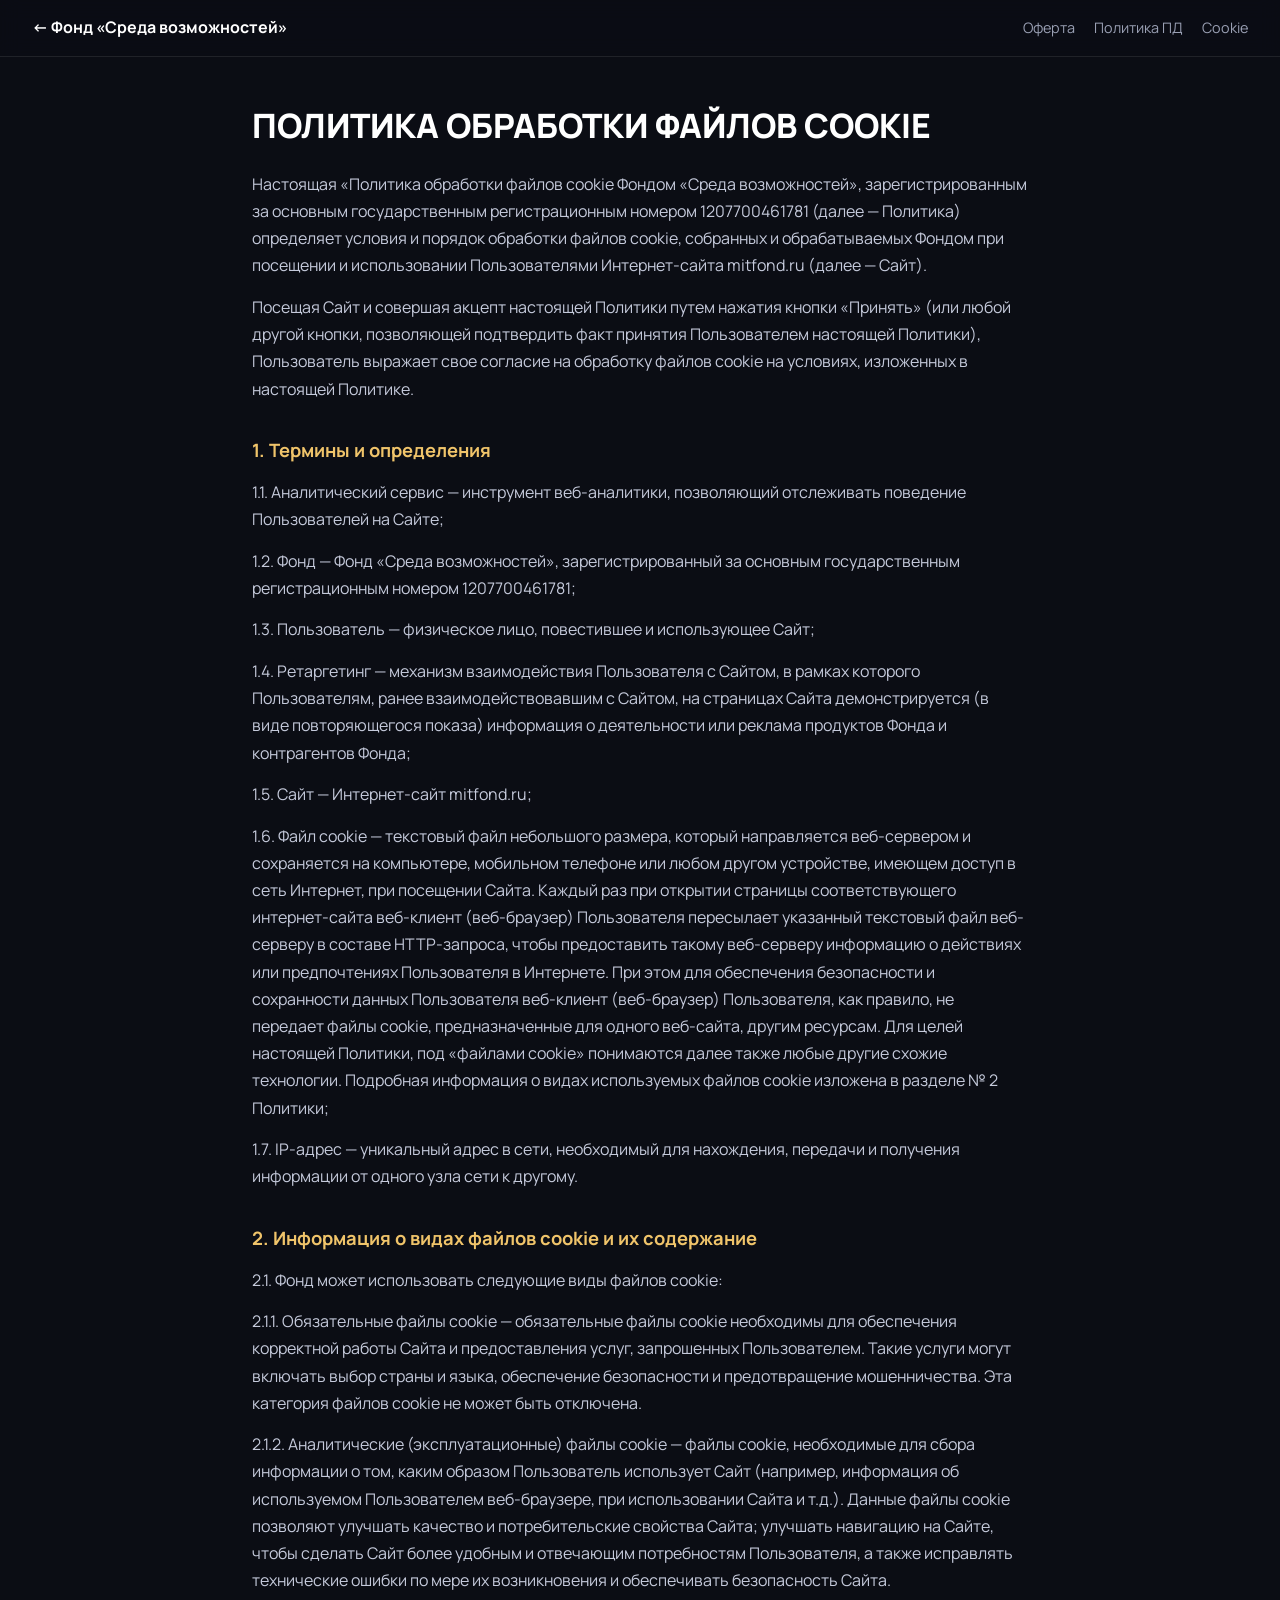
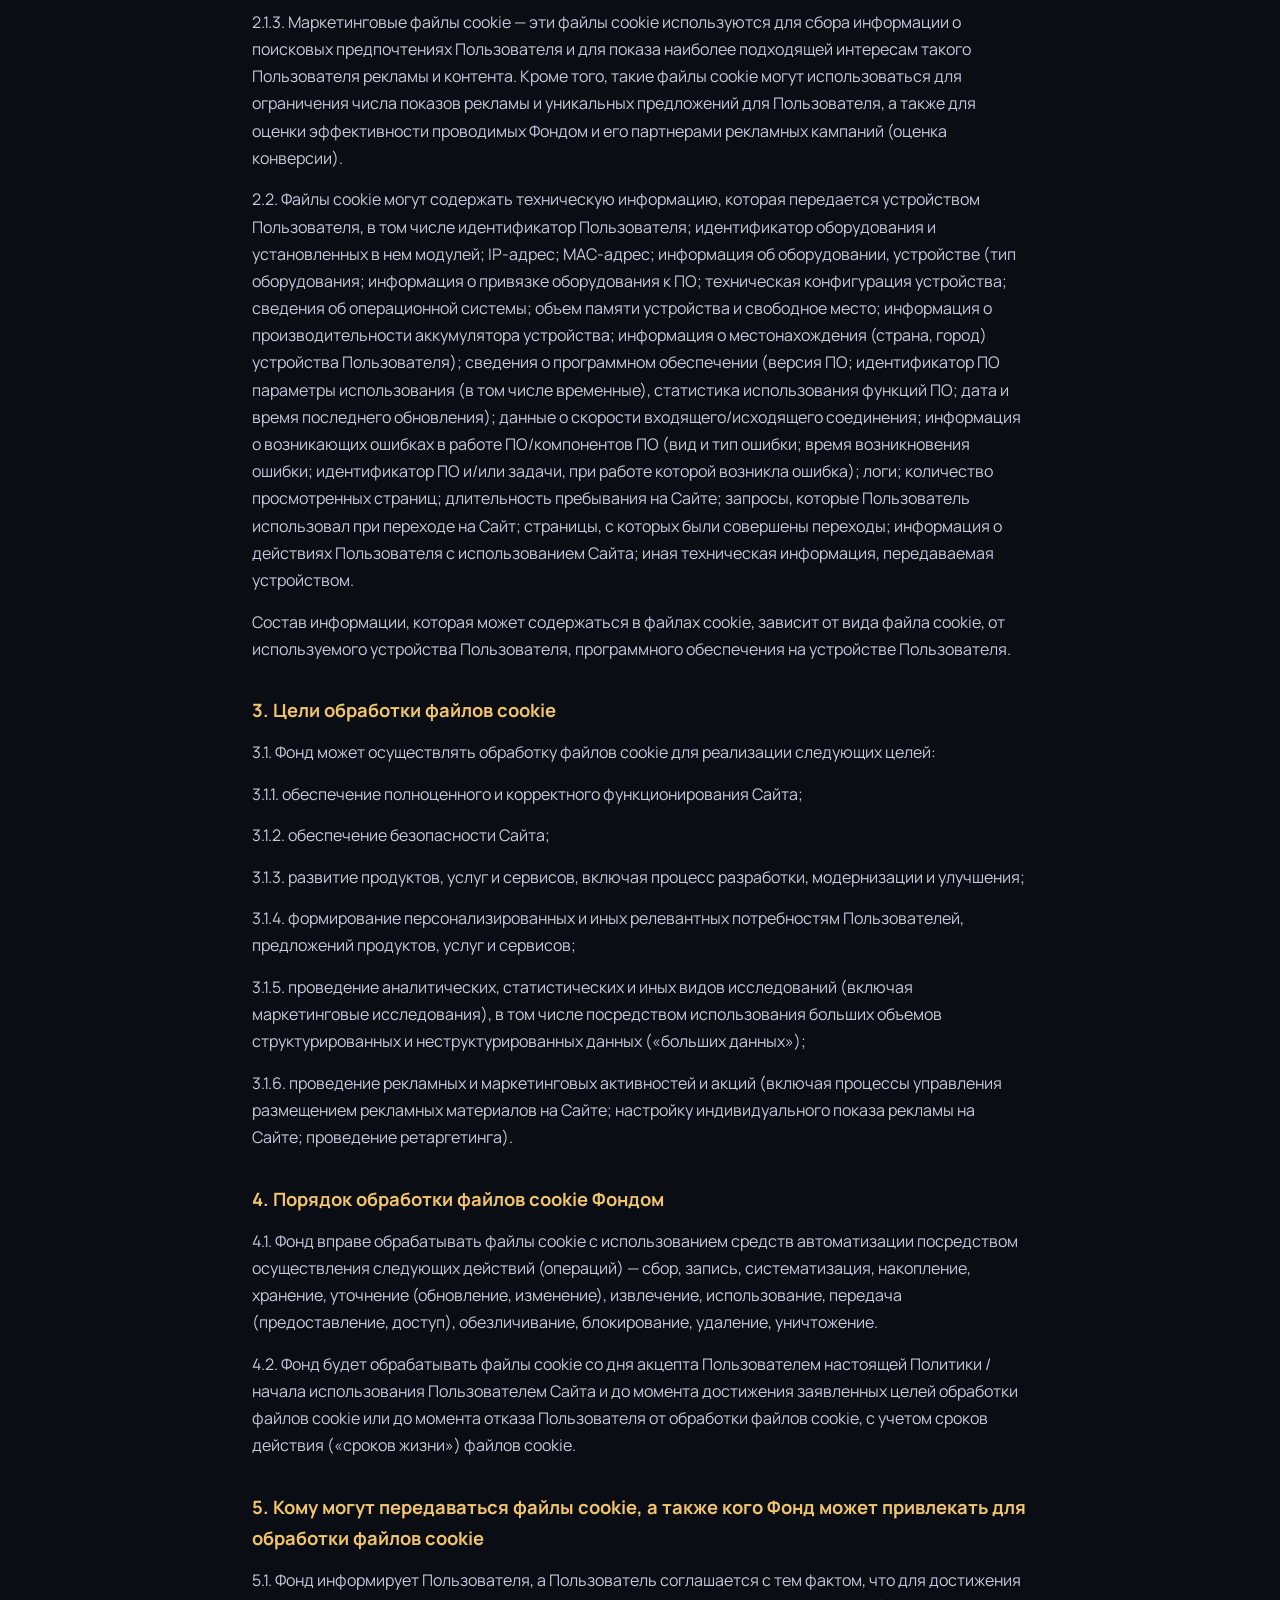
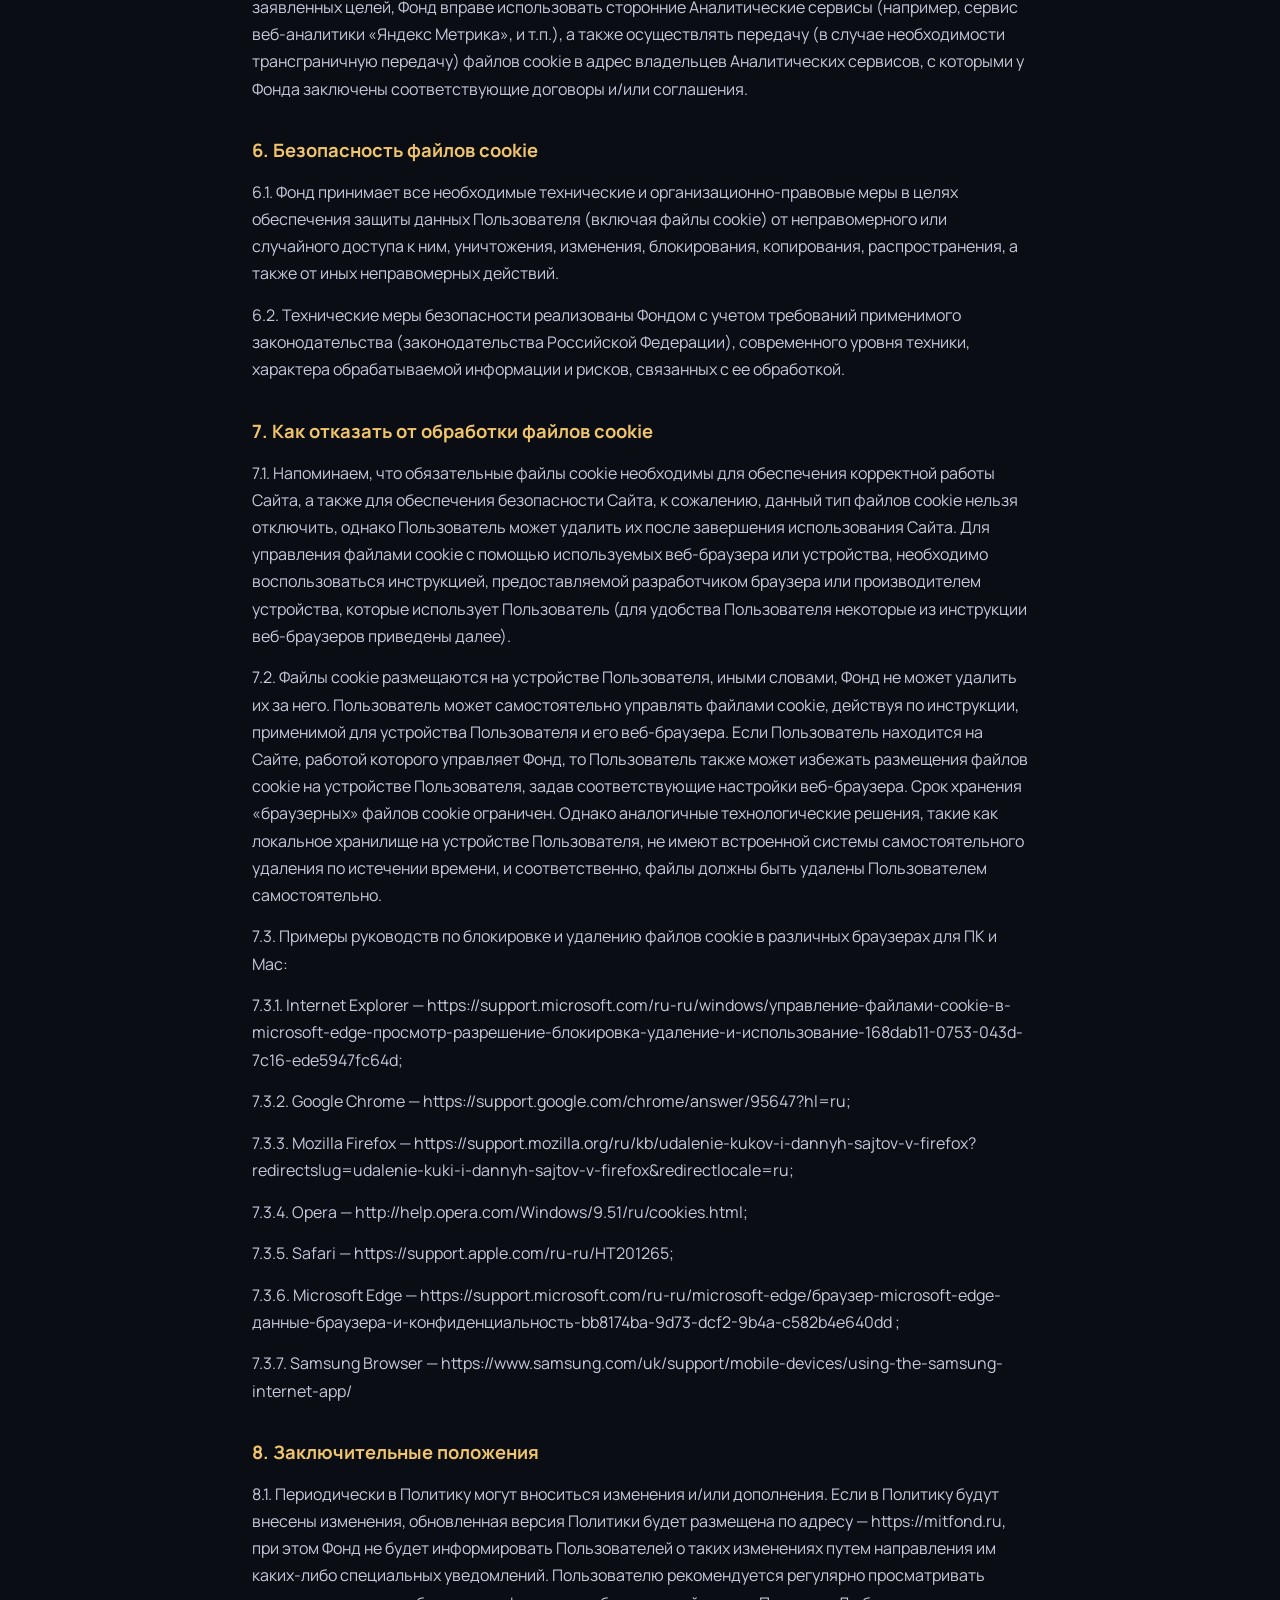
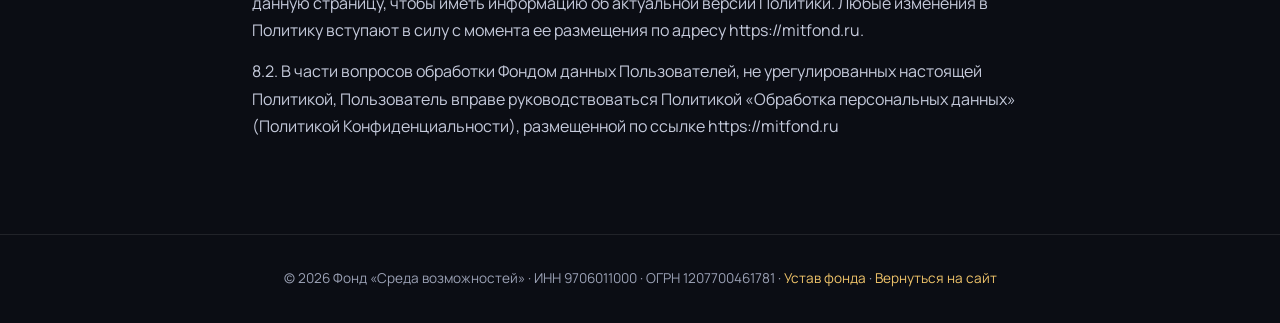
<file: cookie.html>
<!DOCTYPE html>
<html lang="ru">
<head>
<meta charset="UTF-8" />
<meta name="viewport" content="width=device-width, initial-scale=1.0" />
<title>Политика обработки файлов cookie — Фонд «Среда возможностей»</title>
<link href="https://fonts.googleapis.com/css2?family=Manrope:wght@400;500;600;700;800&display=swap" rel="stylesheet" />
<style>
:root{--bg:#0b0d14;--card:#12141d;--tx:#d7dbe6;--mut:#9aa0b4;--gold:#f0c46a;--line:rgba(255,255,255,.09)}
*{box-sizing:border-box;margin:0;padding:0}
body{background:var(--bg);color:var(--tx);font-family:"Manrope",system-ui,sans-serif;line-height:1.7;font-size:16px}
a{color:var(--gold);text-decoration:none}a:hover{text-decoration:underline}
.lh{position:sticky;top:0;background:rgba(11,13,20,.9);backdrop-filter:blur(10px);border-bottom:1px solid var(--line);
  display:flex;align-items:center;justify-content:space-between;flex-wrap:wrap;gap:.6rem;padding:.9rem clamp(1rem,4vw,2rem)}
.lh__logo{color:#fff;font-weight:700}
.lh__nav{display:flex;gap:1.2rem;font-size:.9rem}.lh__nav a{color:var(--mut)}.lh__nav a:hover{color:var(--gold)}
.legal{max-width:840px;margin:0 auto;padding:clamp(1.5rem,4vw,3rem) clamp(1rem,4vw,2rem)}
.legal h1{color:#fff;font-size:clamp(1.5rem,3.5vw,2.1rem);line-height:1.2;margin-bottom:1.6rem;font-weight:800}
.legal h2{color:var(--gold);font-size:1.15rem;margin:2rem 0 .8rem;font-weight:700}
.legal p{margin-bottom:.9rem;color:#c5cadb}
.legal .req{background:var(--card);border:1px solid var(--line);border-radius:12px;padding:1.1rem 1.3rem;margin:1rem 0;font-size:.94rem;line-height:2}
.legal .req b{color:#fff}
.dl{display:flex;gap:.8rem;flex-wrap:wrap;margin:1.4rem 0}
.dl a{background:var(--card);border:1px solid var(--line);border-radius:10px;padding:.7em 1.1em;color:var(--tx);font-weight:600}
.dl a:hover{border-color:var(--gold);text-decoration:none}
.lf{border-top:1px solid var(--line);color:var(--mut);font-size:.85rem;text-align:center;padding:2rem 1rem;margin-top:2rem}
</style>
</head>
<body>
<header class="lh">
  <a class="lh__logo" href="index.html">← Фонд «Среда возможностей»</a>
  <nav class="lh__nav"><a href="offer.html">Оферта</a><a href="policy.html">Политика ПД</a><a href="cookie.html">Cookie</a></nav>
</header>
<main class="legal">
  <h1>ПОЛИТИКА ОБРАБОТКИ ФАЙЛОВ COOKIE</h1>
<p>Настоящая «Политика обработки файлов cookie Фондом «Среда возможностей», зарегистрированным за основным государственным регистрационным номером 1207700461781 (далее — Политика) определяет условия и порядок обработки файлов cookie, собранных и обрабатываемых Фондом при посещении и использовании Пользователями Интернет-сайта mitfond.ru  (далее — Сайт).</p>
<p>Посещая Сайт и совершая акцепт настоящей Политики путем нажатия кнопки «Принять» (или любой другой кнопки, позволяющей подтвердить факт принятия Пользователем настоящей Политики), Пользователь выражает свое согласие на обработку файлов cookie на условиях, изложенных в настоящей Политике.</p>
<h2>1. Термины и определения</h2>
<p>1.1. Аналитический сервис — инструмент веб-аналитики, позволяющий отслеживать поведение Пользователей на Сайте;</p>
<p>1.2. Фонд — Фонд «Среда возможностей», зарегистрированный за основным государственным регистрационным номером 1207700461781;</p>
<p>1.3. Пользователь — физическое лицо, повестившее и использующее Сайт;</p>
<p>1.4. Ретаргетинг — механизм взаимодействия Пользователя с Сайтом, в рамках которого Пользователям, ранее взаимодействовавшим с Сайтом, на страницах Сайта демонстрируется (в виде повторяющегося показа) информация о деятельности или реклама продуктов Фонда и контрагентов Фонда;</p>
<p>1.5. Сайт — Интернет-сайт mitfond.ru;</p>
<p>1.6. Файл сookie — текстовый файл небольшого размера, который направляется веб-сервером и сохраняется на компьютере, мобильном телефоне или любом другом устройстве, имеющем доступ в сеть Интернет, при посещении Сайта. Каждый раз при открытии страницы соответствующего интернет-сайта веб-клиент (веб-браузер) Пользователя пересылает указанный текстовый файл веб- серверу в составе HTTP-запроса, чтобы предоставить такому веб-серверу информацию о действиях или предпочтениях Пользователя в Интернете. При этом для обеспечения безопасности и сохранности данных Пользователя веб-клиент (веб-браузер) Пользователя, как правило, не передает файлы cookie, предназначенные для одного веб-сайта, другим ресурсам. Для целей настоящей Политики, под «файлами cookie» понимаются далее также любые другие схожие технологии. Подробная информация о видах используемых файлов cookie изложена в разделе № 2 Политики;</p>
<p>1.7. IP-адрес — уникальный адрес в сети, необходимый для нахождения, передачи и получения информации от одного узла сети к другому.</p>
<h2>2. Информация о видах файлов cookie и их содержание</h2>
<p>2.1. Фонд может использовать следующие виды файлов cookie:</p>
<p>2.1.1. Обязательные файлы cookie — обязательные файлы cookie необходимы для обеспечения корректной работы Сайта и предоставления услуг, запрошенных Пользователем. Такие услуги могут включать выбор страны и языка, обеспечение безопасности и предотвращение мошенничества. Эта категория файлов cookie не может быть отключена.</p>
<p>2.1.2. Аналитические (эксплуатационные) файлы cookie — файлы cookie, необходимые для сбора информации о том, каким образом Пользователь использует Сайт (например, информация об используемом Пользователем веб-браузере, при использовании Сайта и т.д.). Данные файлы cookie позволяют улучшать качество и потребительские свойства Сайта; улучшать навигацию на Сайте, чтобы сделать Сайт более удобным и отвечающим потребностям Пользователя, а также исправлять технические ошибки по мере их возникновения и обеспечивать безопасность Сайта.</p>
<p>2.1.3. Маркетинговые файлы cookie — эти файлы cookie используются для сбора информации о поисковых предпочтениях Пользователя и для показа наиболее подходящей интересам такого Пользователя рекламы и контента. Кроме того, такие файлы cookie могут использоваться для ограничения числа показов рекламы и уникальных предложений для Пользователя, а также для оценки эффективности проводимых Фондом и его партнерами рекламных кампаний (оценка конверсии).</p>
<p>2.2. Файлы cookie могут содержать техническую информацию, которая передается устройством Пользователя, в том числе идентификатор Пользователя; идентификатор оборудования и установленных в нем модулей; IP-адрес; MAC-адрес; информация об оборудовании, устройстве (тип оборудования; информация о привязке оборудования к ПО; техническая конфигурация устройства; сведения об операционной системы; объем памяти устройства и свободное место; информация о производительности аккумулятора устройства; информация о местонахождения (страна, город) устройства Пользователя); сведения о программном обеспечении (версия ПО; идентификатор ПО параметры использования (в том числе временные), статистика использования функций ПО; дата и время последнего обновления); данные о скорости входящего/исходящего соединения; информация о возникающих ошибках в работе ПО/компонентов ПО (вид и тип ошибки; время возникновения ошибки; идентификатор ПО и/или задачи, при работе которой возникла ошибка); логи; количество просмотренных страниц; длительность пребывания на Сайте; запросы, которые Пользователь использовал при переходе на Сайт; страницы, с которых были совершены переходы; информация о действиях Пользователя с использованием Сайта; иная техническая информация, передаваемая устройством.</p>
<p>Состав информации, которая может содержаться в файлах cookie, зависит от вида файла cookie, от используемого устройства Пользователя, программного обеспечения на устройстве Пользователя.</p>
<h2>3. Цели обработки файлов cookie</h2>
<p>3.1. Фонд может осуществлять обработку файлов cookie для реализации следующих целей:</p>
<p>3.1.1. обеспечение полноценного и корректного функционирования Сайта;</p>
<p>3.1.2. обеспечение безопасности Сайта;</p>
<p>3.1.3. развитие продуктов, услуг и сервисов, включая процесс разработки, модернизации и улучшения;</p>
<p>3.1.4. формирование персонализированных и иных релевантных потребностям Пользователей, предложений продуктов, услуг и сервисов;</p>
<p>3.1.5. проведение аналитических, статистических и иных видов исследований (включая маркетинговые исследования), в том числе посредством использования больших объемов структурированных и неструктурированных данных («больших данных»);</p>
<p>3.1.6. проведение рекламных и маркетинговых активностей и акций (включая процессы управления размещением рекламных материалов на Сайте; настройку индивидуального показа рекламы на Сайте; проведение ретаргетинга).</p>
<h2>4. Порядок обработки файлов cookie Фондом</h2>
<p>4.1. Фонд вправе обрабатывать файлы cookie с использованием средств автоматизации посредством осуществления следующих действий (операций) — сбор, запись, систематизация, накопление, хранение, уточнение (обновление, изменение), извлечение, использование, передача (предоставление, доступ), обезличивание, блокирование, удаление, уничтожение.</p>
<p>4.2. Фонд будет обрабатывать файлы cookie со дня акцепта Пользователем настоящей Политики / начала использования Пользователем Сайта и до момента достижения заявленных целей обработки файлов cookie или до момента отказа Пользователя от обработки файлов cookie, с учетом сроков действия («сроков жизни») файлов cookie.</p>
<h2>5. Кому могут передаваться файлы cookie, а также кого Фонд может привлекать для обработки файлов cookie</h2>
<p>5.1. Фонд информирует Пользователя, а Пользователь соглашается с тем фактом, что для достижения заявленных целей, Фонд вправе использовать сторонние Аналитические сервисы (например, сервис веб-аналитики «Яндекс Метрика», и т.п.), а также осуществлять передачу (в случае необходимости трансграничную передачу) файлов cookie в адрес владельцев Аналитических сервисов, с которыми у Фонда заключены соответствующие договоры и/или соглашения.</p>
<h2>6. Безопасность файлов cookie</h2>
<p>6.1. Фонд принимает все необходимые технические и организационно-правовые меры в целях обеспечения защиты данных Пользователя (включая файлы cookie) от неправомерного или случайного доступа к ним, уничтожения, изменения, блокирования, копирования, распространения, а также от иных неправомерных действий.</p>
<p>6.2. Технические меры безопасности реализованы Фондом с учетом требований применимого законодательства (законодательства Российской Федерации), современного уровня техники, характера обрабатываемой информации и рисков, связанных с ее обработкой.</p>
<h2>7. Как отказать от обработки файлов cookie</h2>
<p>7.1. Напоминаем, что обязательные файлы cookie необходимы для обеспечения корректной работы Сайта, а также для обеспечения безопасности Сайта, к сожалению, данный тип файлов cookie нельзя отключить, однако Пользователь может удалить их после завершения использования Сайта. Для управления файлами cookie с помощью используемых веб-браузера или устройства, необходимо воспользоваться инструкцией, предоставляемой разработчиком браузера или производителем устройства, которые использует Пользователь (для удобства Пользователя некоторые из инструкции веб-браузеров приведены далее).</p>
<p>7.2. Файлы cookie размещаются на устройстве Пользователя, иными словами, Фонд не может удалить их за него. Пользователь может самостоятельно управлять файлами cookie, действуя по инструкции, применимой для устройства Пользователя и его веб-браузера. Если Пользователь находится на Сайте, работой которого управляет Фонд, то Пользователь также может избежать размещения файлов cookie на устройстве Пользователя, задав соответствующие настройки веб-браузера. Срок хранения «браузерных» файлов cookie ограничен. Однако аналогичные технологические решения, такие как локальное хранилище на устройстве Пользователя, не имеют встроенной системы самостоятельного удаления по истечении времени, и соответственно, файлы должны быть удалены Пользователем самостоятельно.</p>
<p>7.3. Примеры руководств по блокировке и удалению файлов cookie в различных браузерах для ПК и Mac:</p>
<p>7.3.1. Internet Explorer — https://support.microsoft.com/ru-ru/windows/управление-файлами-cookie-в-microsoft-edge-просмотр-разрешение-блокировка-удаление-и-использование-168dab11-0753-043d-7c16-ede5947fc64d;</p>
<p>7.3.2. Google Chrome — https://support.google.com/chrome/answer/95647?hl=ru;</p>
<p>7.3.3. Mozilla Firefox — https://support.mozilla.org/ru/kb/udalenie-kukov-i-dannyh-sajtov-v-firefox?redirectslug=udalenie-kuki-i-dannyh-sajtov-v-firefox&amp;redirectlocale=ru;</p>
<p>7.3.4. Opera — http://help.opera.com/Windows/9.51/ru/cookies.html;</p>
<p>7.3.5. Safari — https://support.apple.com/ru-ru/HT201265;</p>
<p>7.3.6. Microsoft Edge — https://support.microsoft.com/ru-ru/microsoft-edge/браузер-microsoft-edge-данные-браузера-и-конфиденциальность-bb8174ba-9d73-dcf2-9b4a-c582b4e640dd ;</p>
<p>7.3.7. Samsung Browser — https://www.samsung.com/uk/support/mobile-devices/using-the-samsung-internet-app/</p>
<h2>8. Заключительные положения</h2>
<p>8.1. Периодически в Политику могут вноситься изменения и/или дополнения. Если в Политику будут внесены изменения, обновленная версия Политики будет размещена по адресу — https://mitfond.ru, при этом Фонд не будет информировать Пользователей о таких изменениях путем направления им каких-либо специальных уведомлений. Пользователю рекомендуется регулярно просматривать данную страницу, чтобы иметь информацию об актуальной версии Политики. Любые изменения в Политику вступают в силу с момента ее размещения по адресу https://mitfond.ru.</p>
<p>8.2. В части вопросов обработки Фондом данных Пользователей, не урегулированных настоящей Политикой, Пользователь вправе руководствоваться Политикой «Обработка персональных данных» (Политикой Конфиденциальности), размещенной по ссылке https://mitfond.ru</p>
</main>
<footer class="lf">© 2026 Фонд «Среда возможностей» · ИНН 9706011000 · ОГРН 1207700461781 · <a href="docs/ustav-fonda.pdf" target="_blank" rel="noopener">Устав фонда</a> · <a href="index.html">Вернуться на сайт</a></footer>
</body>
</html>
</file>
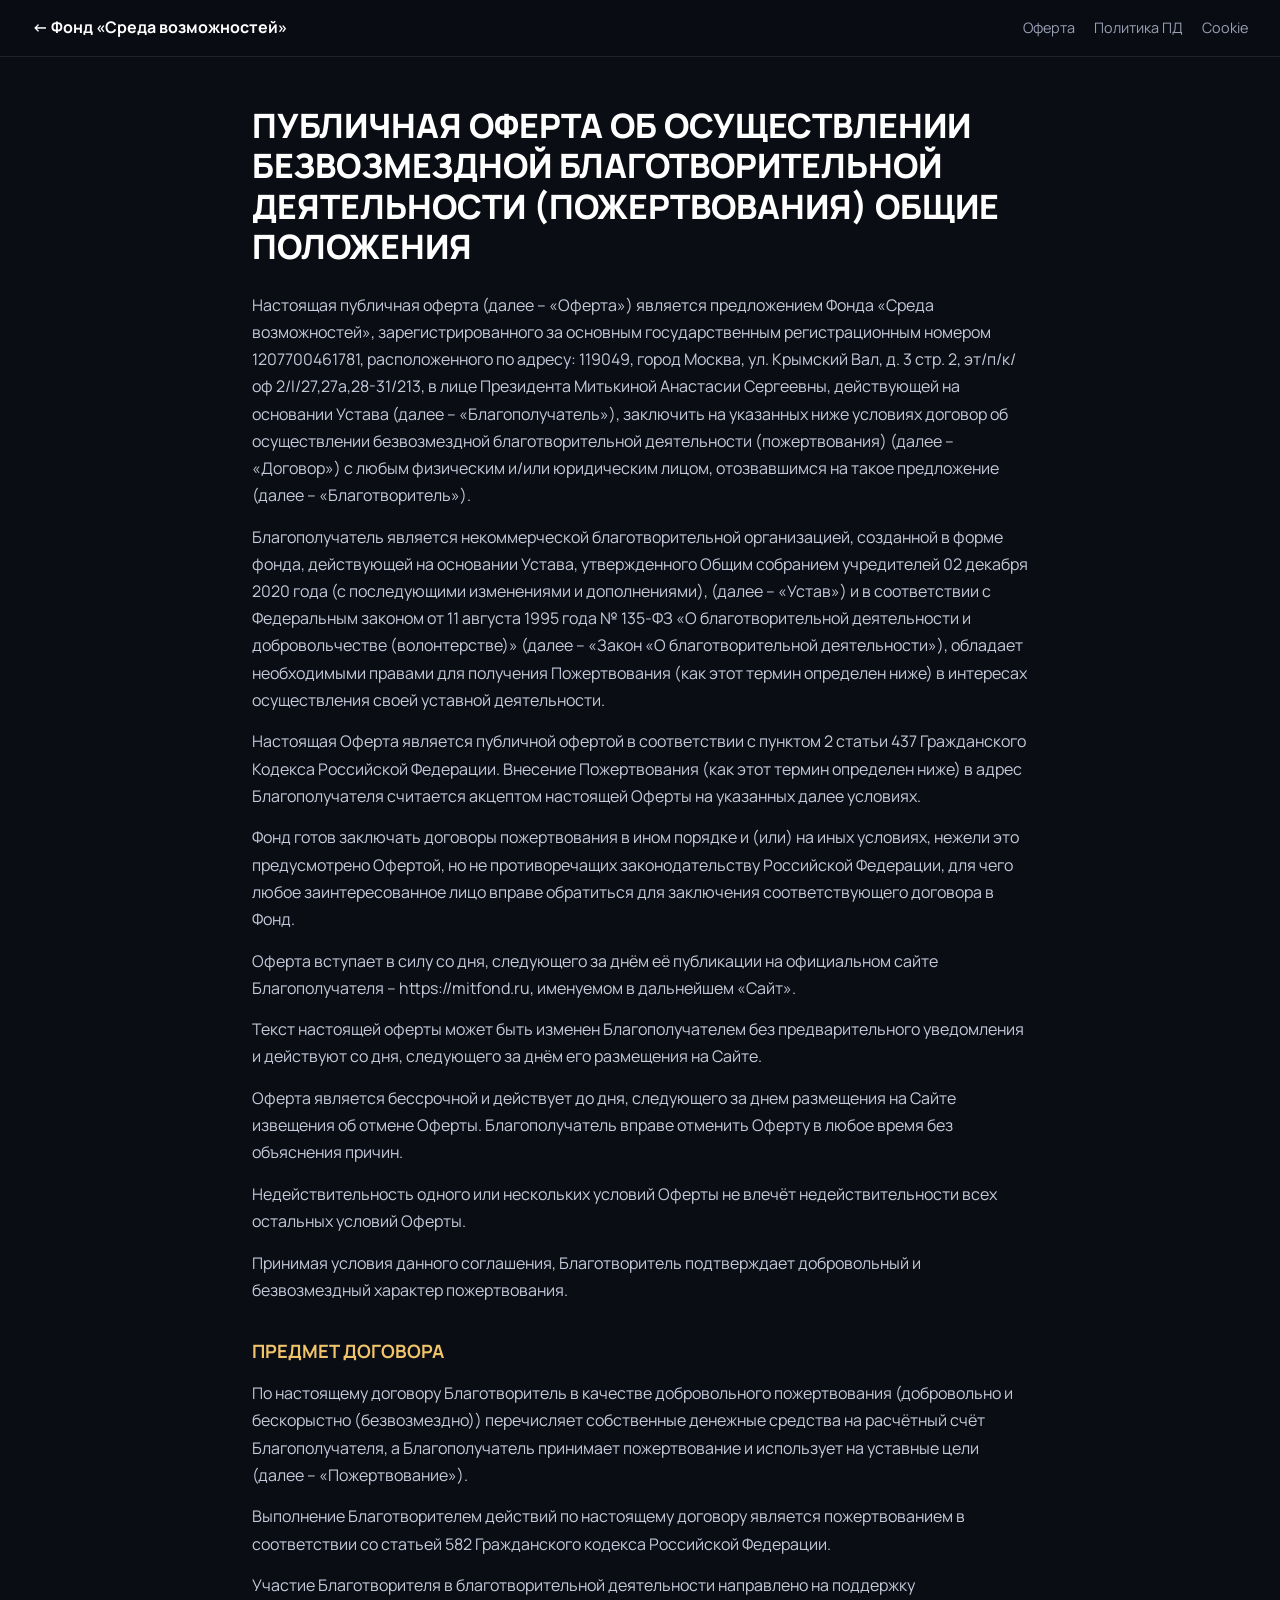
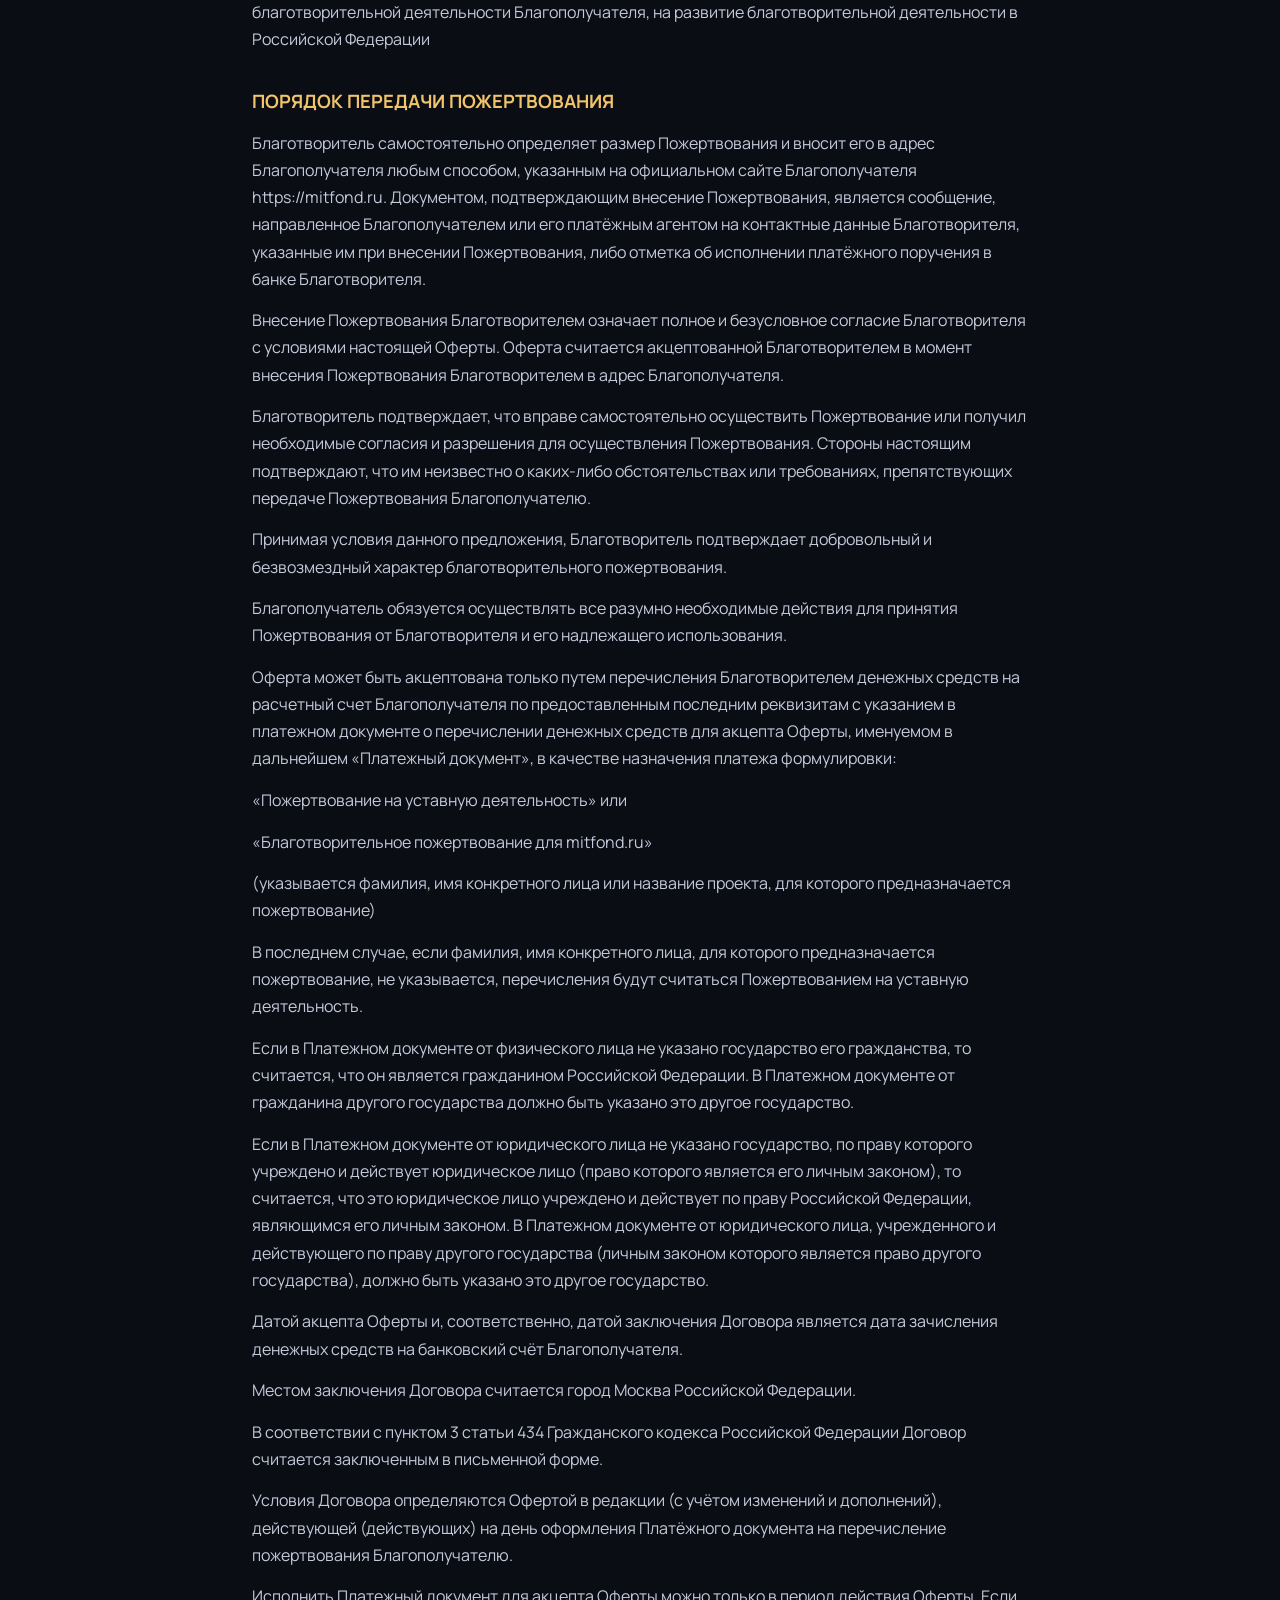
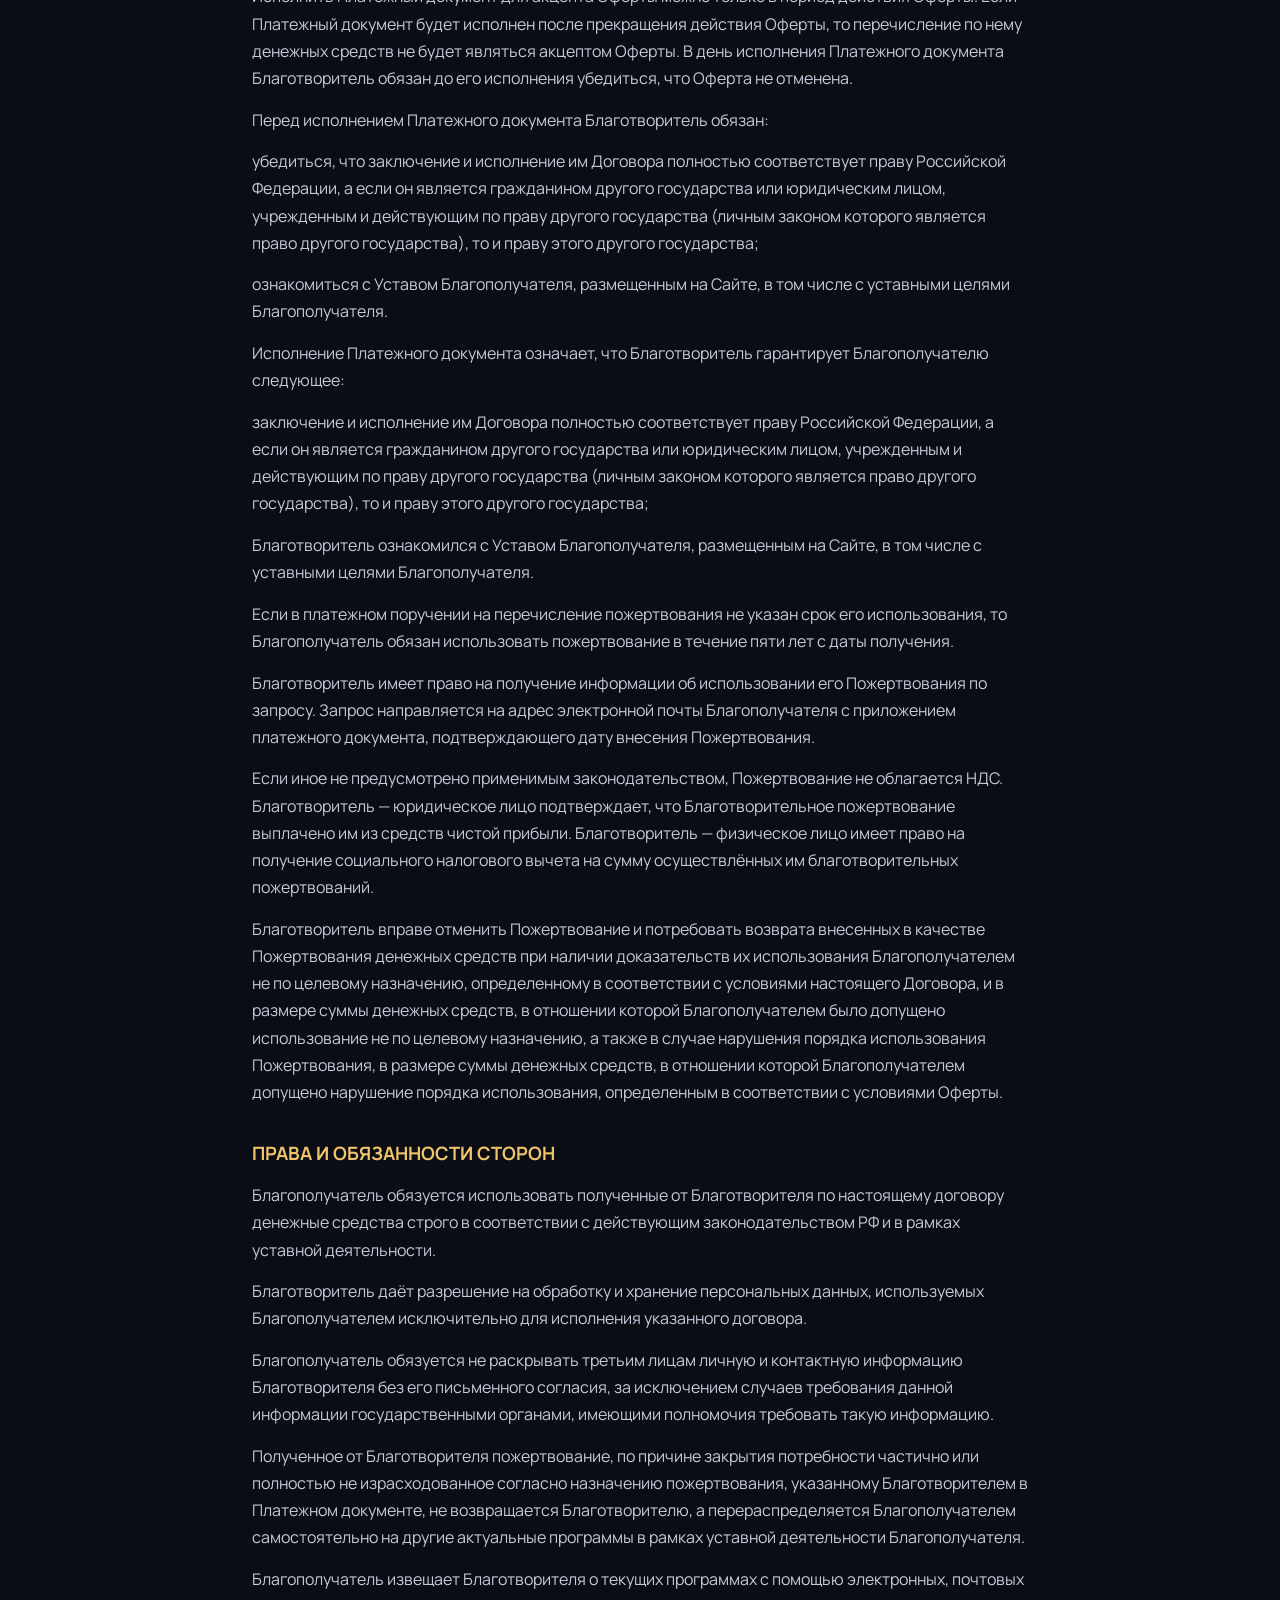
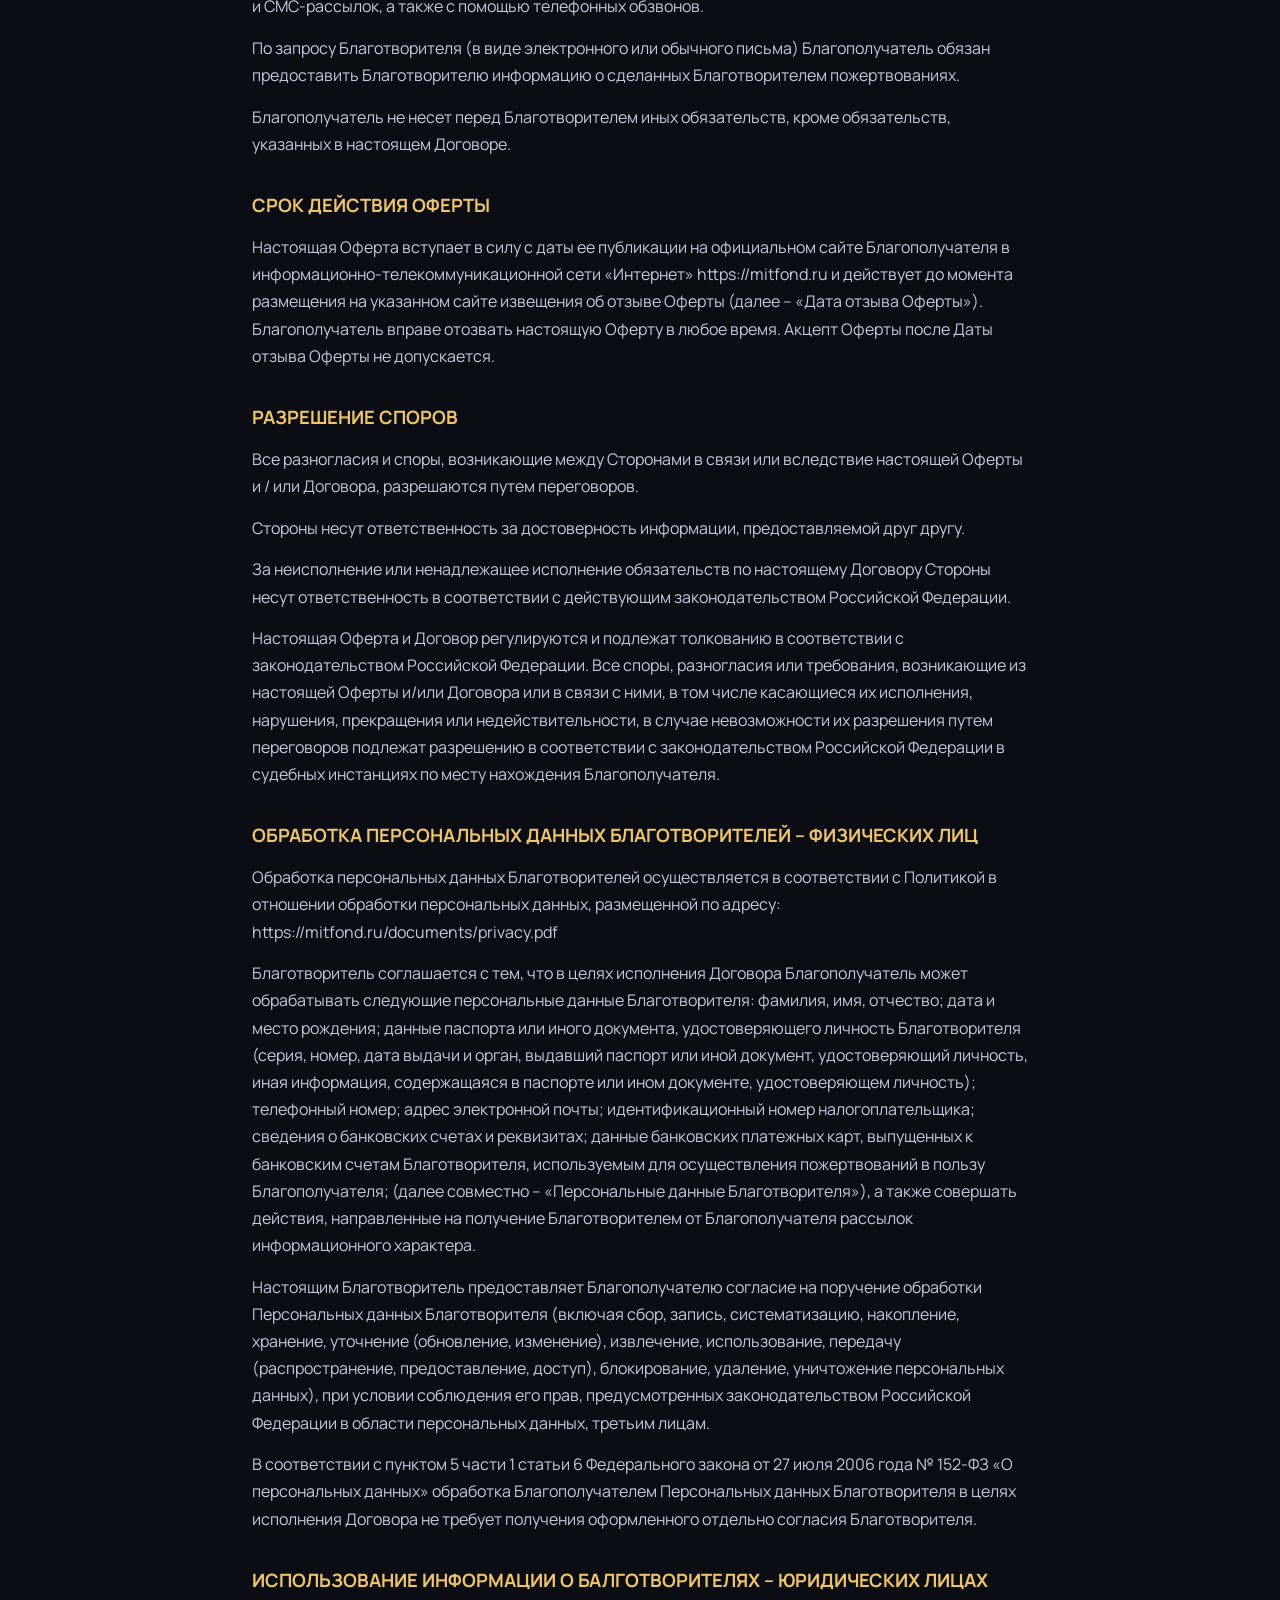
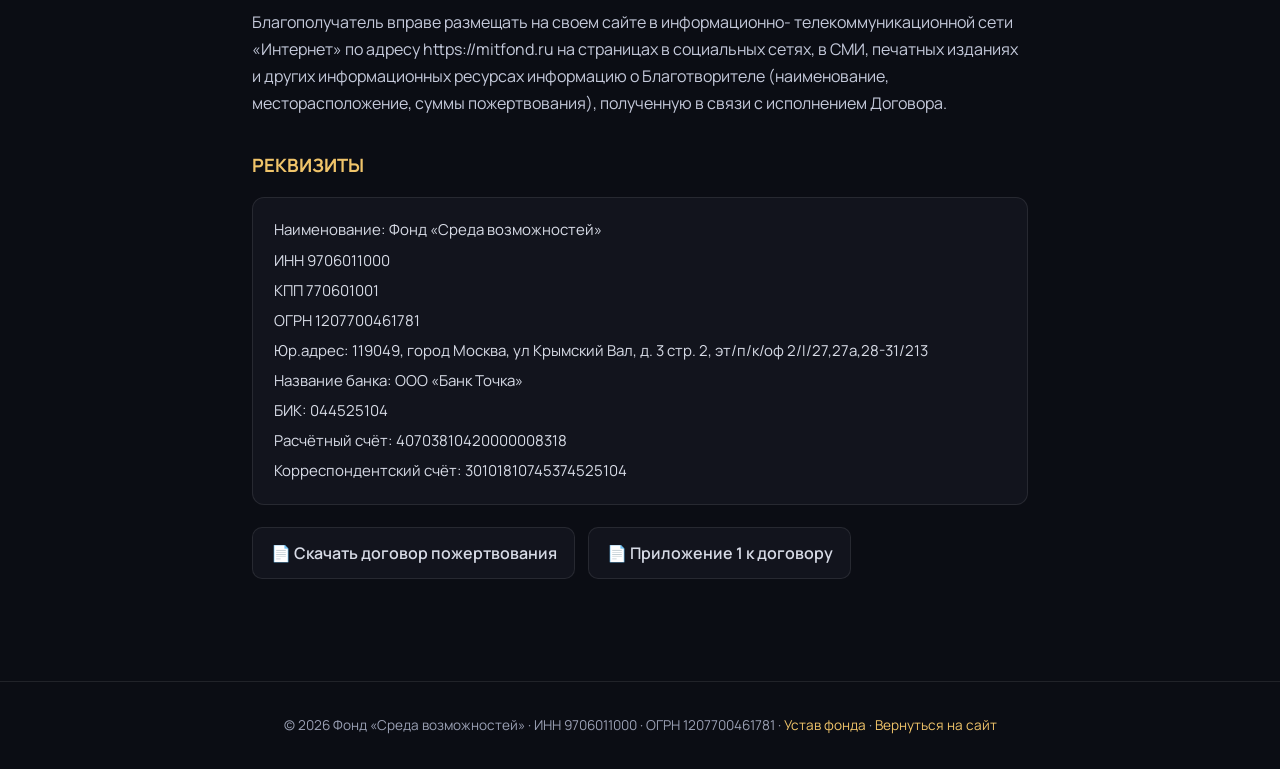
<file: offer.html>
<!DOCTYPE html>
<html lang="ru">
<head>
<meta charset="UTF-8" />
<meta name="viewport" content="width=device-width, initial-scale=1.0" />
<title>Публичная оферта — Фонд «Среда возможностей»</title>
<link href="https://fonts.googleapis.com/css2?family=Manrope:wght@400;500;600;700;800&display=swap" rel="stylesheet" />
<style>
:root{--bg:#0b0d14;--card:#12141d;--tx:#d7dbe6;--mut:#9aa0b4;--gold:#f0c46a;--line:rgba(255,255,255,.09)}
*{box-sizing:border-box;margin:0;padding:0}
body{background:var(--bg);color:var(--tx);font-family:"Manrope",system-ui,sans-serif;line-height:1.7;font-size:16px}
a{color:var(--gold);text-decoration:none}a:hover{text-decoration:underline}
.lh{position:sticky;top:0;background:rgba(11,13,20,.9);backdrop-filter:blur(10px);border-bottom:1px solid var(--line);
  display:flex;align-items:center;justify-content:space-between;flex-wrap:wrap;gap:.6rem;padding:.9rem clamp(1rem,4vw,2rem)}
.lh__logo{color:#fff;font-weight:700}
.lh__nav{display:flex;gap:1.2rem;font-size:.9rem}.lh__nav a{color:var(--mut)}.lh__nav a:hover{color:var(--gold)}
.legal{max-width:840px;margin:0 auto;padding:clamp(1.5rem,4vw,3rem) clamp(1rem,4vw,2rem)}
.legal h1{color:#fff;font-size:clamp(1.5rem,3.5vw,2.1rem);line-height:1.2;margin-bottom:1.6rem;font-weight:800}
.legal h2{color:var(--gold);font-size:1.15rem;margin:2rem 0 .8rem;font-weight:700}
.legal p{margin-bottom:.9rem;color:#c5cadb}
.legal .req{background:var(--card);border:1px solid var(--line);border-radius:12px;padding:1.1rem 1.3rem;margin:1rem 0;font-size:.94rem;line-height:2}
.legal .req b{color:#fff}
.dl{display:flex;gap:.8rem;flex-wrap:wrap;margin:1.4rem 0}
.dl a{background:var(--card);border:1px solid var(--line);border-radius:10px;padding:.7em 1.1em;color:var(--tx);font-weight:600}
.dl a:hover{border-color:var(--gold);text-decoration:none}
.lf{border-top:1px solid var(--line);color:var(--mut);font-size:.85rem;text-align:center;padding:2rem 1rem;margin-top:2rem}
</style>
</head>
<body>
<header class="lh">
  <a class="lh__logo" href="index.html">← Фонд «Среда возможностей»</a>
  <nav class="lh__nav"><a href="offer.html">Оферта</a><a href="policy.html">Политика ПД</a><a href="cookie.html">Cookie</a></nav>
</header>
<main class="legal">
  <h1>ПУБЛИЧНАЯ ОФЕРТА ОБ ОСУЩЕСТВЛЕНИИ БЕЗВОЗМЕЗДНОЙ БЛАГОТВОРИТЕЛЬНОЙ ДЕЯТЕЛЬНОСТИ (ПОЖЕРТВОВАНИЯ) ОБЩИЕ ПОЛОЖЕНИЯ</h1>
<p>Настоящая публичная оферта (далее – «Оферта») является предложением Фонда «Среда возможностей», зарегистрированного за основным государственным регистрационным номером 1207700461781, расположенного по адресу: 119049, город Москва, ул. Крымский Вал, д. 3 стр. 2, эт/п/к/оф 2/I/27,27а,28-31/213, в лице Президента Митькиной Анастасии Сергеевны, действующей на основании Устава (далее – «Благополучатель»), заключить на указанных ниже условиях договор об осуществлении безвозмездной благотворительной деятельности (пожертвования) (далее – «Договор») с любым физическим и/или юридическим лицом, отозвавшимся на такое предложение (далее – «Благотворитель»).</p>
<p>Благополучатель является некоммерческой благотворительной организацией, созданной в форме фонда, действующей на основании Устава, утвержденного Общим собранием учредителей 02 декабря 2020 года (с последующими изменениями и дополнениями), (далее – «Устав») и в соответствии с Федеральным законом от 11 августа 1995 года № 135-ФЗ «О благотворительной деятельности и добровольчестве (волонтерстве)» (далее – «Закон «О благотворительной деятельности»), обладает необходимыми правами для получения Пожертвования (как этот термин определен ниже) в интересах осуществления своей уставной деятельности.</p>
<p>Настоящая Оферта является публичной офертой в соответствии с пунктом 2 статьи 437 Гражданского Кодекса Российской Федерации. Внесение Пожертвования (как этот термин определен ниже) в адрес Благополучателя считается акцептом настоящей Оферты на указанных далее условиях.</p>
<p>Фонд готов заключать договоры пожертвования в ином порядке и (или) на иных условиях, нежели это предусмотрено Офертой, но не противоречащих законодательству Российской Федерации, для чего любое заинтересованное лицо вправе обратиться для заключения соответствующего договора в Фонд.</p>
<p>Оферта вступает в силу со дня, следующего за днём её публикации на официальном сайте Благополучателя – https://mitfond.ru, именуемом в дальнейшем «Сайт».</p>
<p>Текст настоящей оферты может быть изменен Благополучателем без предварительного уведомления и действуют со дня, следующего за днём его размещения на Сайте.</p>
<p>Оферта является бессрочной и действует до дня, следующего за днем размещения на Сайте извещения об отмене Оферты. Благополучатель вправе отменить Оферту в любое время без объяснения причин.</p>
<p>Недействительность одного или нескольких условий Оферты не влечёт недействительности всех остальных условий Оферты.</p>
<p>Принимая условия данного соглашения, Благотворитель подтверждает добровольный и безвозмездный характер пожертвования.</p>
<h2>ПРЕДМЕТ ДОГОВОРА</h2>
<p>По настоящему договору Благотворитель в качестве добровольного пожертвования (добровольно и бескорыстно (безвозмездно)) перечисляет собственные денежные средства на расчётный счёт Благополучателя, а Благополучатель принимает пожертвование и использует на уставные цели (далее – «Пожертвование»).</p>
<p>Выполнение Благотворителем действий по настоящему договору является пожертвованием в соответствии со статьей 582 Гражданского кодекса Российской Федерации.</p>
<p>Участие     Благотворителя     в     благотворительной     деятельности     направлено     на     поддержку благотворительной деятельности Благополучателя, на развитие благотворительной деятельности в Российской Федерации</p>
<h2>ПОРЯДОК ПЕРЕДАЧИ ПОЖЕРТВОВАНИЯ</h2>
<p>Благотворитель самостоятельно определяет размер Пожертвования и вносит его в адрес Благополучателя любым способом, указанным на официальном сайте Благополучателя https://mitfond.ru. Документом, подтверждающим внесение Пожертвования, является сообщение, направленное Благополучателем или его платёжным агентом на контактные данные Благотворителя, указанные им при внесении Пожертвования, либо отметка об исполнении платёжного поручения в банке Благотворителя.</p>
<p>Внесение Пожертвования Благотворителем означает полное и безусловное согласие Благотворителя с условиями настоящей Оферты. Оферта считается акцептованной Благотворителем в момент внесения Пожертвования Благотворителем в адрес Благополучателя.</p>
<p>Благотворитель подтверждает, что вправе самостоятельно осуществить Пожертвование или получил необходимые согласия и разрешения для осуществления Пожертвования. Стороны настоящим подтверждают, что им неизвестно о каких-либо обстоятельствах или требованиях, препятствующих передаче Пожертвования Благополучателю.</p>
<p>Принимая условия данного предложения, Благотворитель подтверждает добровольный и безвозмездный характер благотворительного пожертвования.</p>
<p>Благополучатель обязуется осуществлять все разумно необходимые действия для принятия Пожертвования от Благотворителя и его надлежащего использования.</p>
<p>Оферта может быть акцептована только путем перечисления Благотворителем денежных средств на расчетный счет Благополучателя по предоставленным последним реквизитам с указанием в платежном документе о перечислении денежных средств для акцепта Оферты, именуемом в дальнейшем «Платежный документ», в качестве назначения платежа формулировки:</p>
<p>«Пожертвование на уставную деятельность» или</p>
<p>«Благотворительное пожертвование для mitfond.ru»</p>
<p>(указывается фамилия, имя конкретного лица или название проекта, для которого предназначается пожертвование)</p>
<p>В последнем случае, если фамилия, имя конкретного лица, для которого предназначается пожертвование, не указывается, перечисления будут считаться Пожертвованием на уставную деятельность.</p>
<p>Если в Платежном документе от физического лица не указано государство его гражданства, то считается, что он является гражданином Российской Федерации. В Платежном документе от гражданина другого государства должно быть указано это другое государство.</p>
<p>Если в Платежном документе от юридического лица не указано государство, по праву которого учреждено и действует юридическое лицо (право которого является его личным законом), то считается, что это юридическое лицо учреждено и действует по праву Российской Федерации, являющимся его личным законом. В Платежном документе от юридического лица, учрежденного и действующего по праву другого государства (личным законом которого является право другого государства), должно быть указано это другое государство.</p>
<p>Датой акцепта Оферты и, соответственно, датой заключения Договора является дата зачисления денежных средств на банковский счёт Благополучателя.</p>
<p>Местом заключения Договора считается город Москва Российской Федерации.</p>
<p>В соответствии с пунктом 3 статьи 434 Гражданского кодекса Российской Федерации Договор считается заключенным в письменной форме.</p>
<p>Условия Договора определяются Офертой в редакции (с учётом изменений и дополнений), действующей (действующих) на день оформления Платёжного документа на перечисление пожертвования Благополучателю.</p>
<p>Исполнить Платежный документ для акцепта Оферты можно только в период действия Оферты. Если Платежный документ будет исполнен после прекращения действия Оферты, то перечисление по нему денежных средств не будет являться акцептом Оферты. В день исполнения Платежного документа Благотворитель обязан до его исполнения убедиться, что Оферта не отменена.</p>
<p>Перед исполнением Платежного документа Благотворитель обязан:</p>
<p>убедиться, что заключение и исполнение им Договора полностью соответствует праву Российской Федерации, а если он является гражданином другого государства или юридическим лицом, учрежденным и действующим по праву другого государства (личным законом которого является право другого государства), то и праву этого другого государства;</p>
<p>ознакомиться с Уставом Благополучателя, размещенным на Сайте, в том числе с уставными целями Благополучателя.</p>
<p>Исполнение Платежного документа означает, что Благотворитель гарантирует Благополучателю следующее:</p>
<p>заключение и исполнение им Договора полностью соответствует праву Российской Федерации, а если он является гражданином другого государства или юридическим лицом, учрежденным и действующим по праву другого государства (личным законом которого является право другого государства), то и праву этого другого государства;</p>
<p>Благотворитель ознакомился с Уставом Благополучателя, размещенным на Сайте, в том числе с уставными целями Благополучателя.</p>
<p>Если в платежном поручении на перечисление пожертвования не указан срок его использования, то Благополучатель обязан использовать пожертвование в течение пяти лет с даты получения.</p>
<p>Благотворитель имеет право на получение информации об использовании его Пожертвования по запросу. Запрос направляется на адрес электронной почты Благополучателя с приложением платежного документа, подтверждающего дату внесения Пожертвования.</p>
<p>Если иное не предусмотрено применимым законодательством, Пожертвование не облагается НДС. Благотворитель — юридическое лицо подтверждает, что Благотворительное пожертвование выплачено им из средств чистой прибыли. Благотворитель — физическое лицо имеет право на получение социального налогового вычета на сумму осуществлённых им благотворительных пожертвований.</p>
<p>Благотворитель вправе отменить Пожертвование и потребовать возврата внесенных в качестве Пожертвования денежных средств при наличии доказательств их использования Благополучателем не по целевому назначению, определенному в соответствии с условиями настоящего Договора, и в размере суммы денежных средств, в отношении которой Благополучателем было допущено использование не по целевому назначению, а также в случае нарушения порядка использования Пожертвования, в размере суммы денежных средств, в отношении которой Благополучателем допущено нарушение порядка использования, определенным в соответствии с условиями Оферты.</p>
<h2>ПРАВА И ОБЯЗАННОСТИ СТОРОН</h2>
<p>Благополучатель обязуется использовать полученные от Благотворителя по настоящему договору денежные средства строго в соответствии с действующим законодательством РФ и в рамках уставной деятельности.</p>
<p>Благотворитель даёт разрешение на обработку и хранение персональных данных, используемых Благополучателем исключительно для исполнения указанного договора.</p>
<p>Благополучатель обязуется не раскрывать третьим лицам личную и контактную информацию Благотворителя без его письменного согласия, за исключением случаев требования данной информации государственными органами, имеющими полномочия требовать такую информацию.</p>
<p>Полученное от Благотворителя пожертвование, по причине закрытия потребности частично или полностью не израсходованное согласно назначению пожертвования, указанному Благотворителем в Платежном документе, не возвращается Благотворителю, а перераспределяется Благополучателем самостоятельно на другие актуальные программы в рамках уставной деятельности Благополучателя.</p>
<p>Благополучатель извещает Благотворителя о текущих программах с помощью электронных, почтовых и СМС-рассылок, а также с помощью телефонных обзвонов.</p>
<p>По запросу Благотворителя (в виде электронного или обычного письма) Благополучатель обязан предоставить Благотворителю информацию о сделанных Благотворителем пожертвованиях.</p>
<p>Благополучатель не несет перед Благотворителем иных обязательств, кроме обязательств, указанных в настоящем Договоре.</p>
<h2>СРОК ДЕЙСТВИЯ ОФЕРТЫ</h2>
<p>Настоящая Оферта вступает в силу с даты ее публикации на официальном сайте Благополучателя в информационно-телекоммуникационной сети «Интернет» https://mitfond.ru и действует до момента размещения на указанном сайте извещения об отзыве Оферты (далее – «Дата отзыва Оферты»). Благополучатель вправе отозвать настоящую Оферту в любое время. Акцепт Оферты после Даты отзыва Оферты не допускается.</p>
<h2>РАЗРЕШЕНИЕ СПОРОВ</h2>
<p>Все разногласия и споры, возникающие между Сторонами в связи или вследствие настоящей Оферты и / или Договора, разрешаются путем переговоров.</p>
<p>Стороны несут ответственность за достоверность информации, предоставляемой друг другу.</p>
<p>За неисполнение или ненадлежащее исполнение обязательств по настоящему Договору Стороны несут ответственность в соответствии с действующим законодательством Российской Федерации.</p>
<p>Настоящая Оферта и Договор регулируются и подлежат толкованию в соответствии с законодательством Российской Федерации. Все споры, разногласия или требования, возникающие из настоящей Оферты и/или Договора или в связи с ними, в том числе касающиеся их исполнения, нарушения, прекращения или недействительности, в случае невозможности их разрешения путем переговоров подлежат разрешению в соответствии с законодательством Российской Федерации в судебных инстанциях по месту нахождения Благополучателя.</p>
<h2>ОБРАБОТКА ПЕРСОНАЛЬНЫХ ДАННЫХ БЛАГОТВОРИТЕЛЕЙ – ФИЗИЧЕСКИХ ЛИЦ</h2>
<p>Обработка персональных данных Благотворителей осуществляется в соответствии с Политикой в отношении обработки персональных данных, размещенной по адресу: https://mitfond.ru/documents/privacy.pdf</p>
<p>Благотворитель соглашается с тем, что в целях исполнения Договора Благополучатель может обрабатывать следующие персональные данные Благотворителя: фамилия, имя, отчество; дата и место рождения; данные паспорта или иного документа, удостоверяющего личность Благотворителя (серия, номер, дата выдачи и орган, выдавший паспорт или иной документ, удостоверяющий личность, иная информация, содержащаяся в паспорте или ином документе, удостоверяющем личность); телефонный номер; адрес электронной почты; идентификационный номер налогоплательщика; сведения о банковских счетах и реквизитах; данные банковских платежных карт, выпущенных к банковским счетам Благотворителя, используемым для осуществления пожертвований в пользу Благополучателя; (далее совместно – «Персональные данные Благотворителя»), а также совершать действия, направленные на получение Благотворителем от Благополучателя рассылок информационного характера.</p>
<p>Настоящим Благотворитель предоставляет Благополучателю согласие на поручение обработки Персональных данных Благотворителя (включая сбор, запись, систематизацию, накопление, хранение, уточнение (обновление, изменение), извлечение, использование, передачу (распространение, предоставление, доступ), блокирование, удаление, уничтожение персональных данных), при условии соблюдения его прав, предусмотренных законодательством Российской Федерации в области персональных данных, третьим лицам.</p>
<p>В соответствии с пунктом 5 части 1 статьи 6 Федерального закона от 27 июля 2006 года № 152-ФЗ «О персональных данных» обработка Благополучателем Персональных данных Благотворителя в целях исполнения Договора не требует получения оформленного отдельно согласия Благотворителя.</p>
<h2>ИСПОЛЬЗОВАНИЕ ИНФОРМАЦИИ О БАЛГОТВОРИТЕЛЯХ – ЮРИДИЧЕСКИХ ЛИЦАХ</h2>
<p>Благополучатель вправе размещать на своем сайте в информационно- телекоммуникационной сети «Интернет» по адресу https://mitfond.ru на страницах в социальных сетях, в СМИ, печатных изданиях и других информационных ресурсах информацию о Благотворителе (наименование, месторасположение, суммы пожертвования), полученную в связи с исполнением Договора.</p>
<h2>РЕКВИЗИТЫ</h2>
<div class="req">Наименование: Фонд «Среда возможностей»<br>ИНН 9706011000<br>КПП 770601001<br>ОГРН 1207700461781<br>Юр.адрес: 119049, город Москва, ул Крымский Вал, д. 3 стр. 2, эт/п/к/оф 2/I/27,27а,28-31/213<br>Название банка: ООО «Банк Точка»<br>БИК: 044525104<br>Расчётный счёт: 40703810420000008318<br>Корреспондентский счёт: 30101810745374525104</div><div class="dl"><a href="docs/dogovor-pozhertvovaniya.docx" download>📄 Скачать договор пожертвования</a><a href="docs/prilozhenie-1.docx" download>📄 Приложение 1 к договору</a></div>
</main>
<footer class="lf">© 2026 Фонд «Среда возможностей» · ИНН 9706011000 · ОГРН 1207700461781 · <a href="docs/ustav-fonda.pdf" target="_blank" rel="noopener">Устав фонда</a> · <a href="index.html">Вернуться на сайт</a></footer>
</body>
</html>
</file>
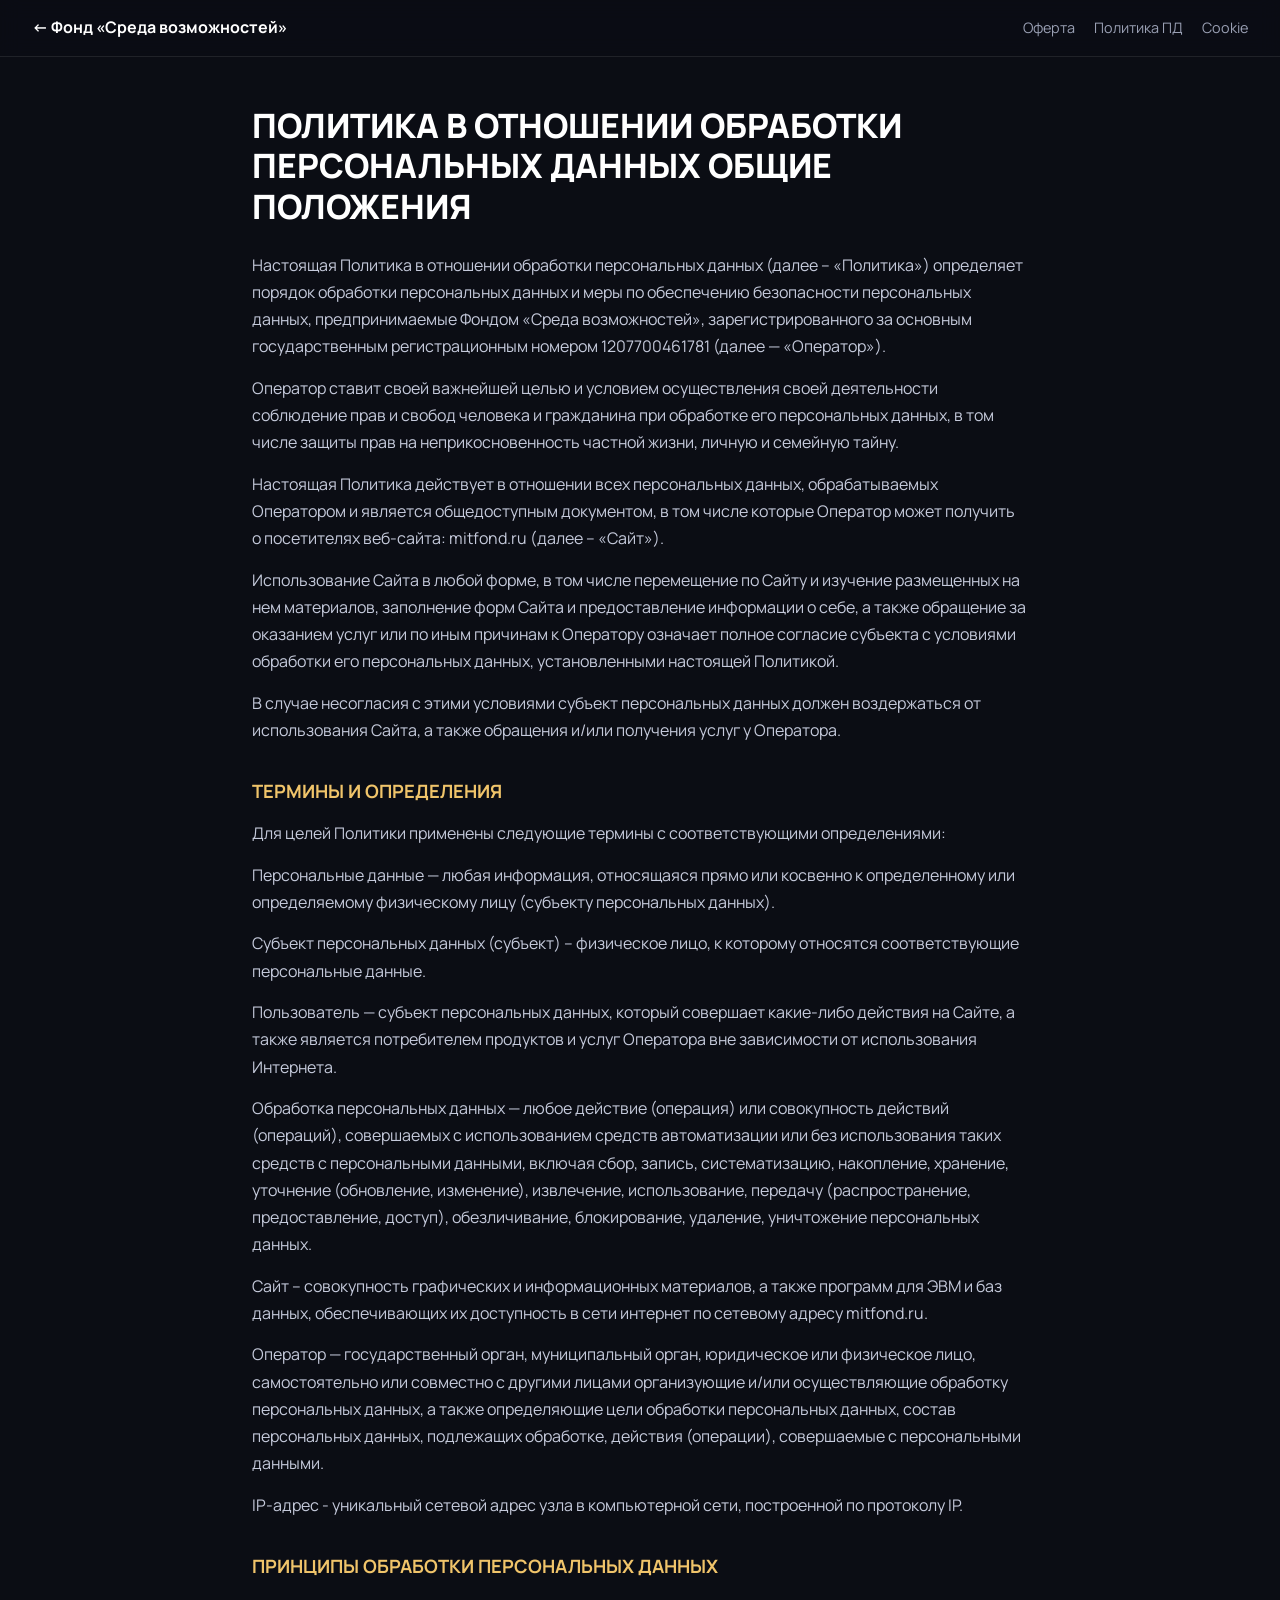
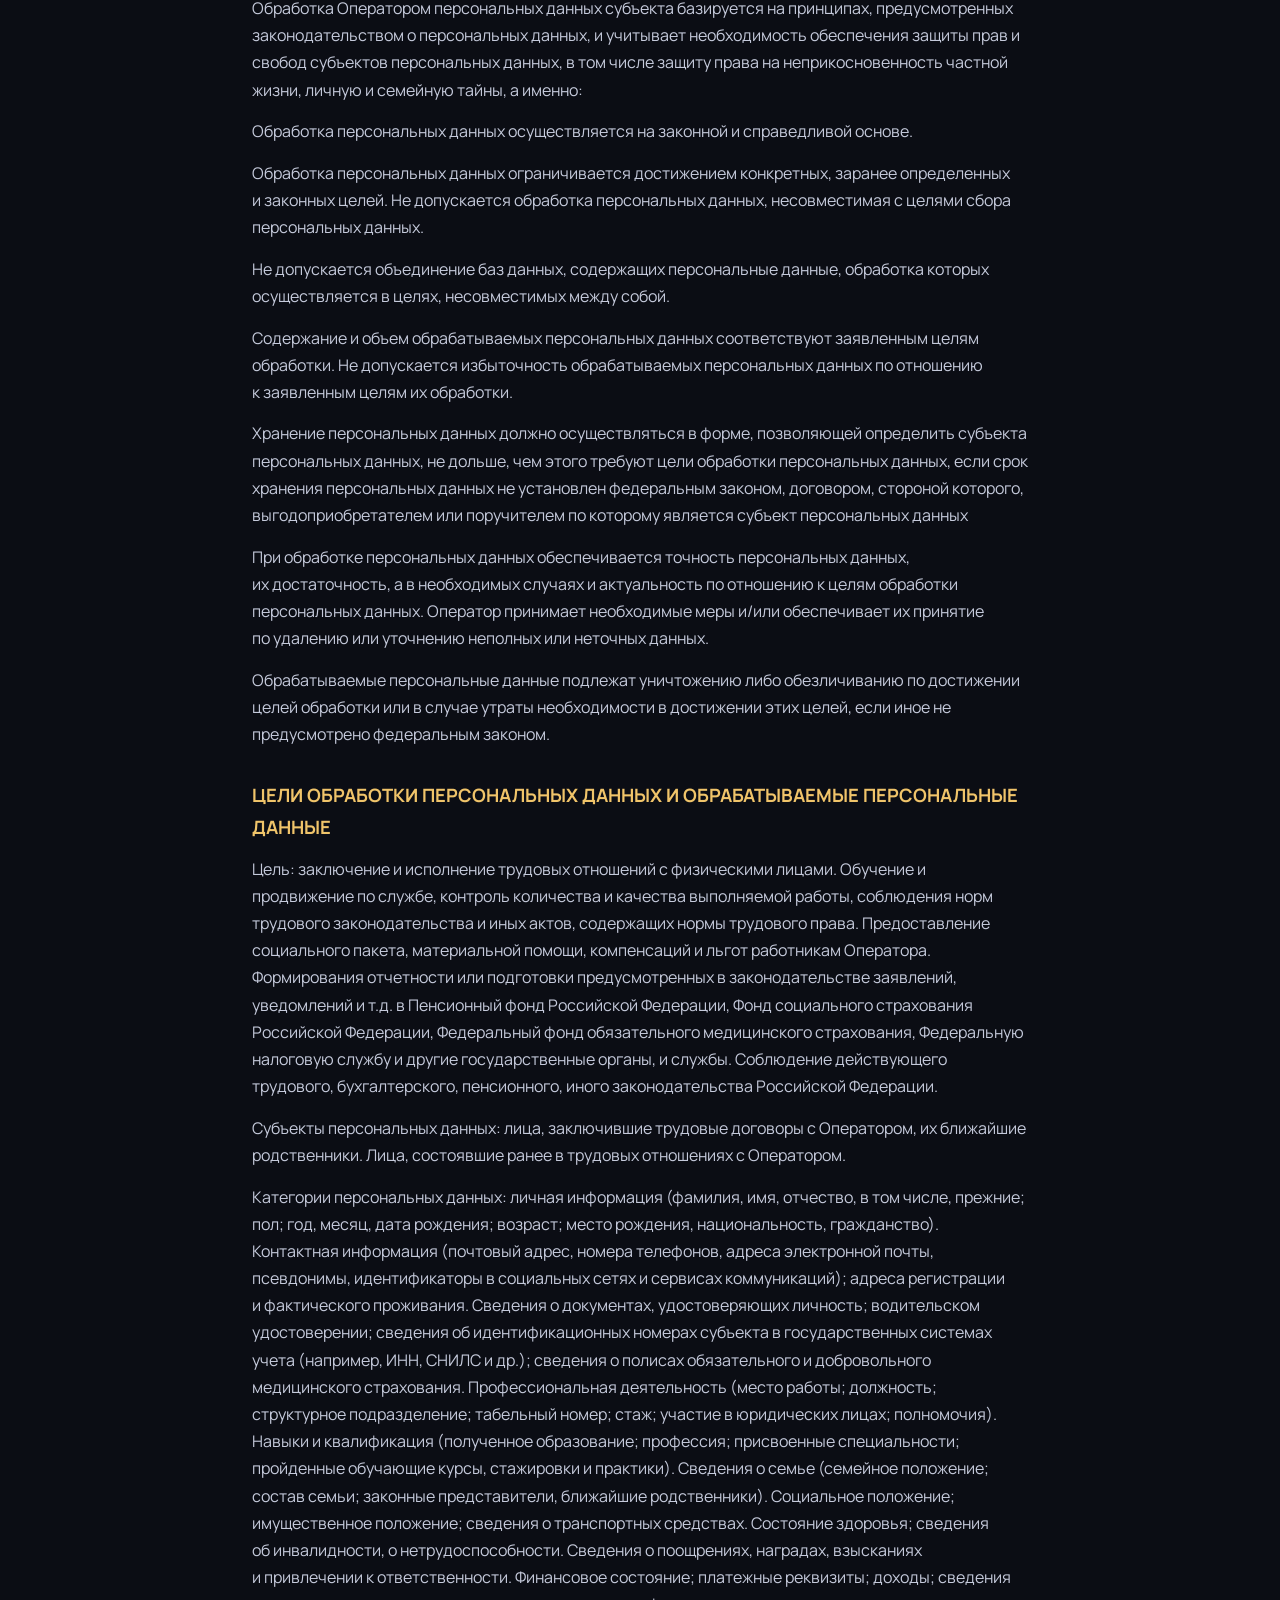
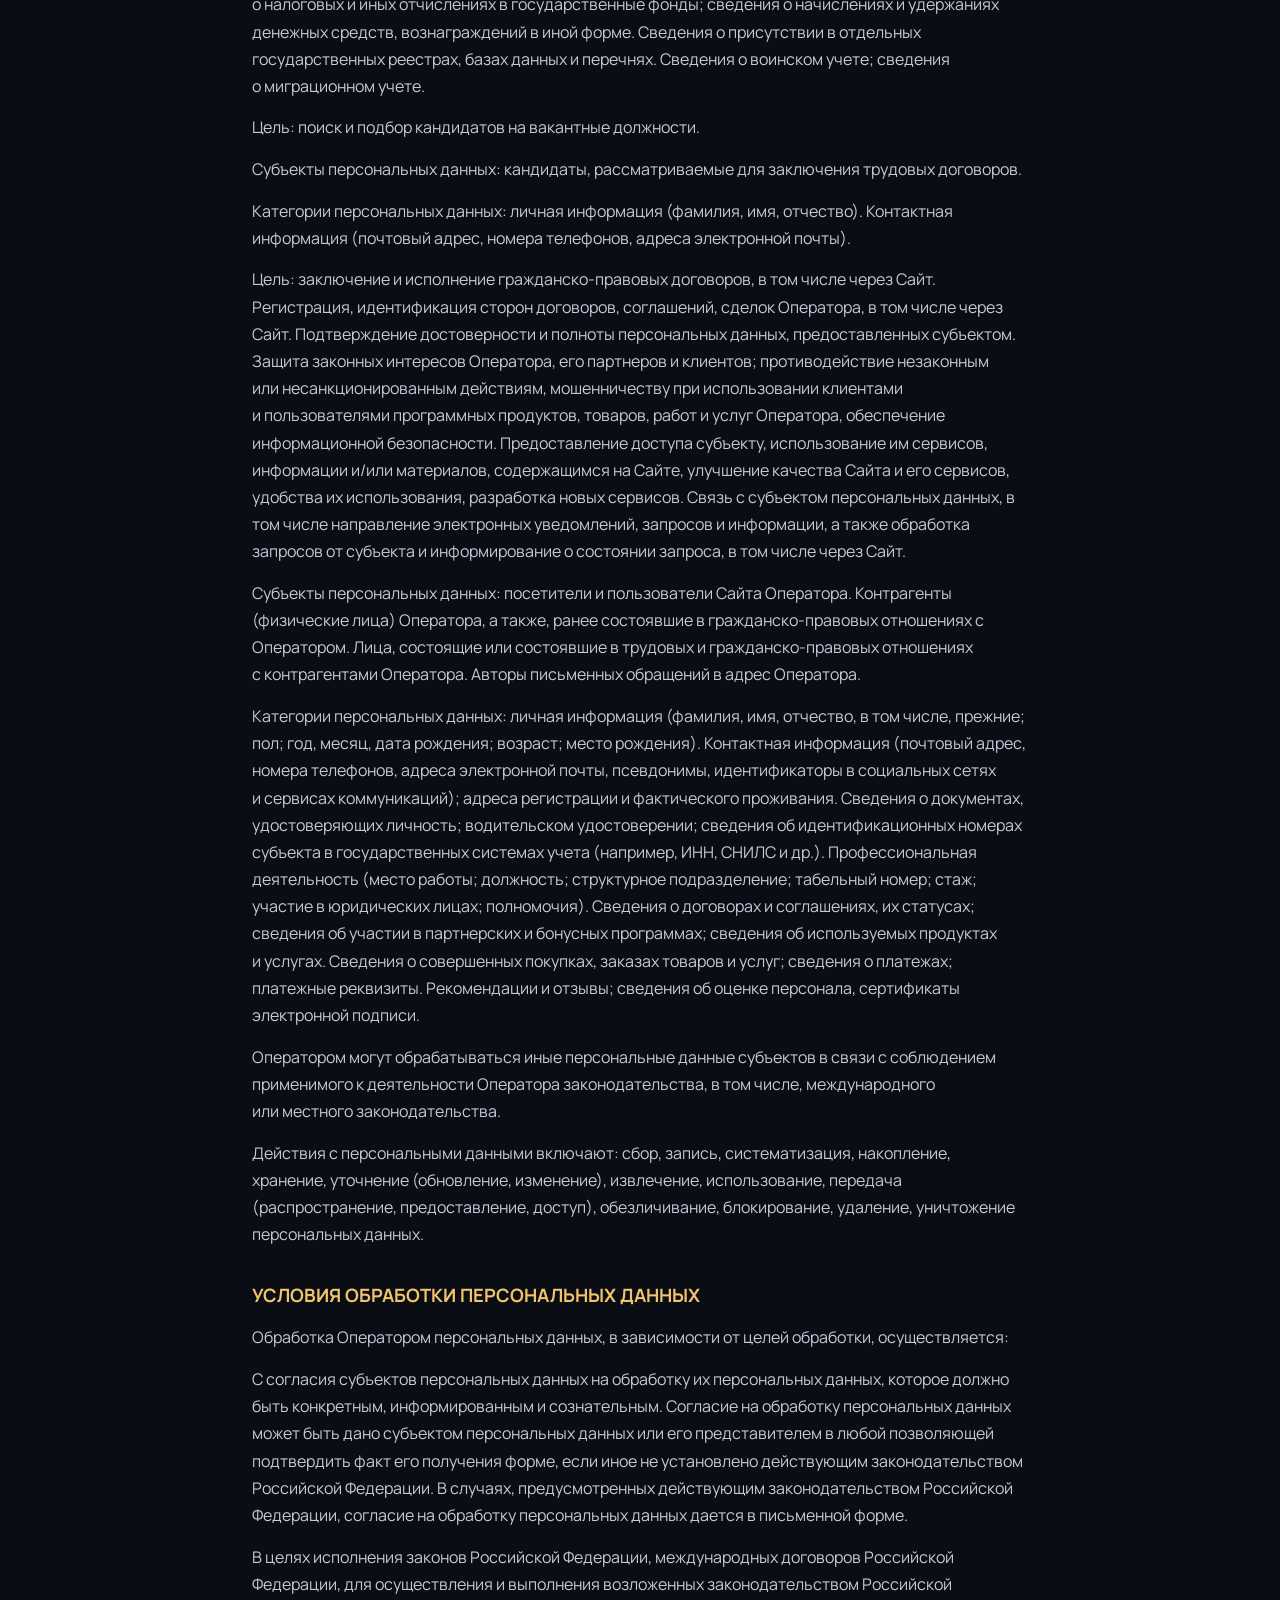
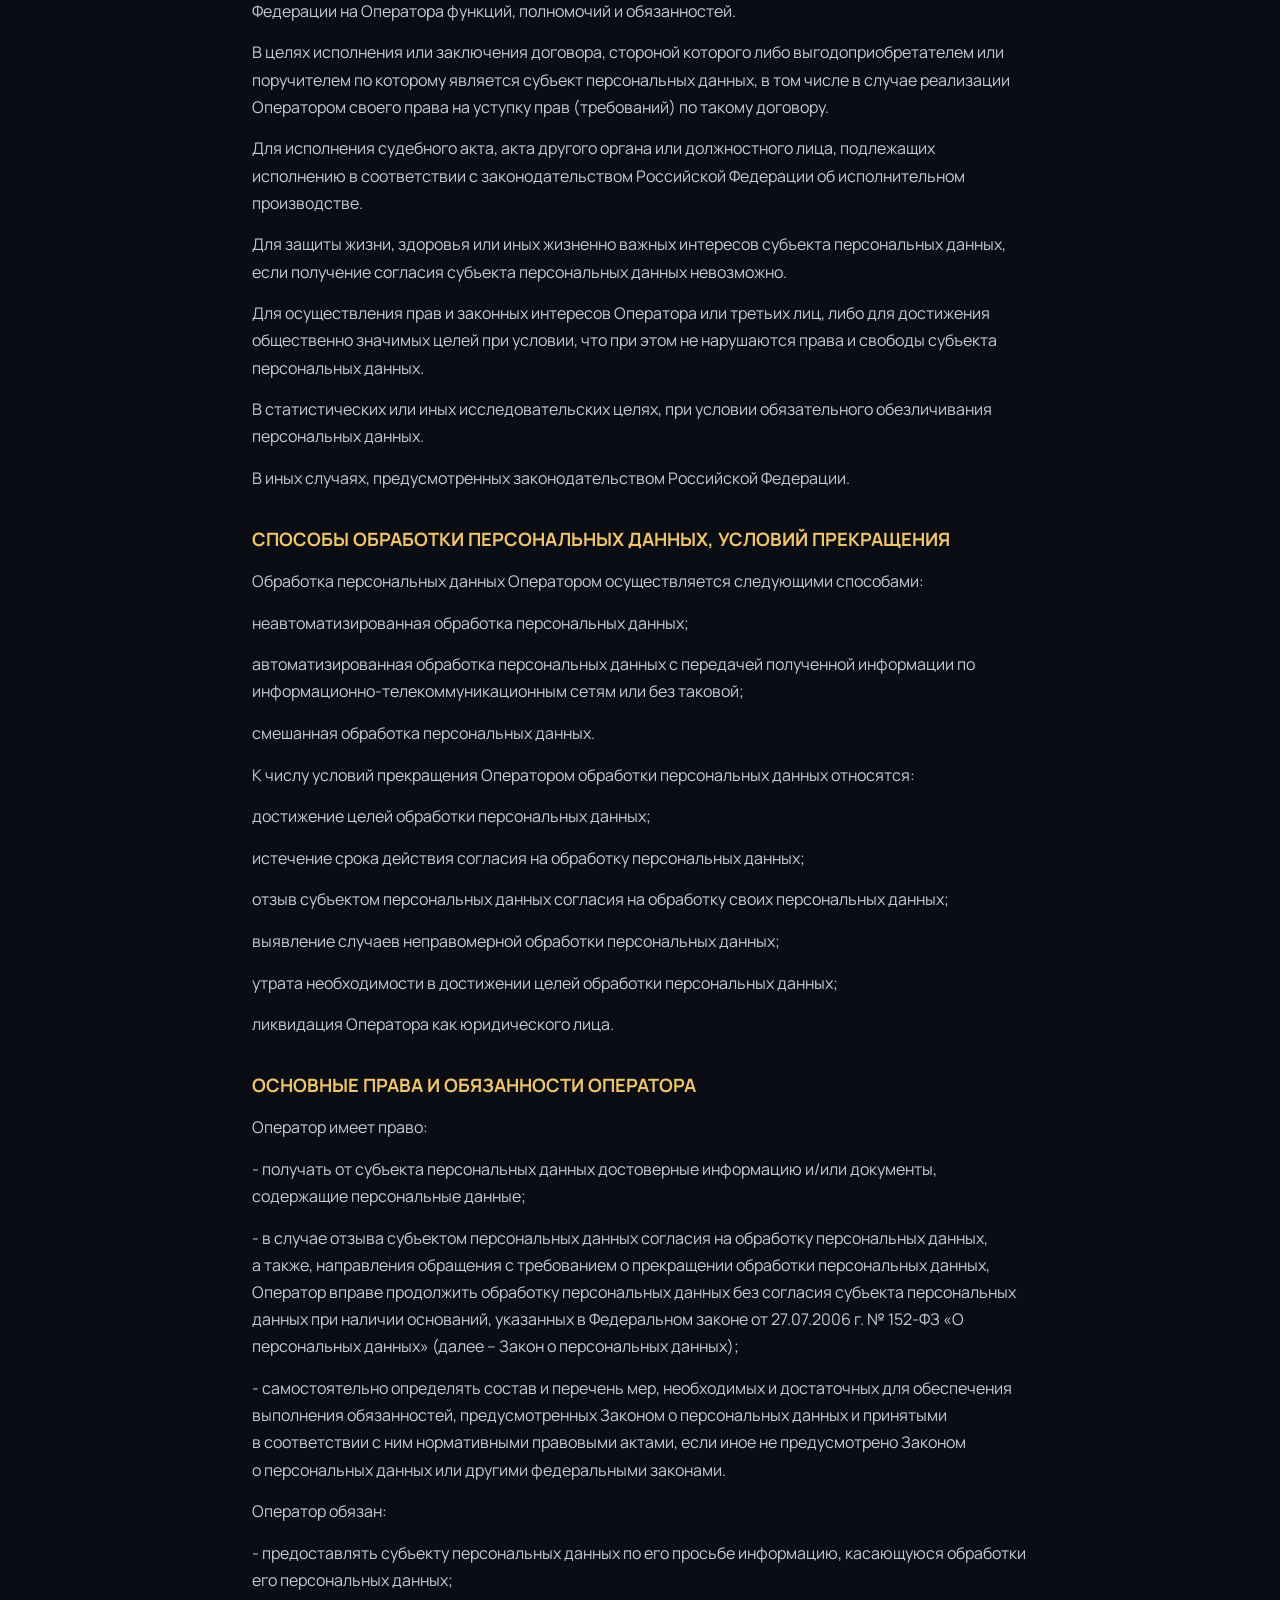
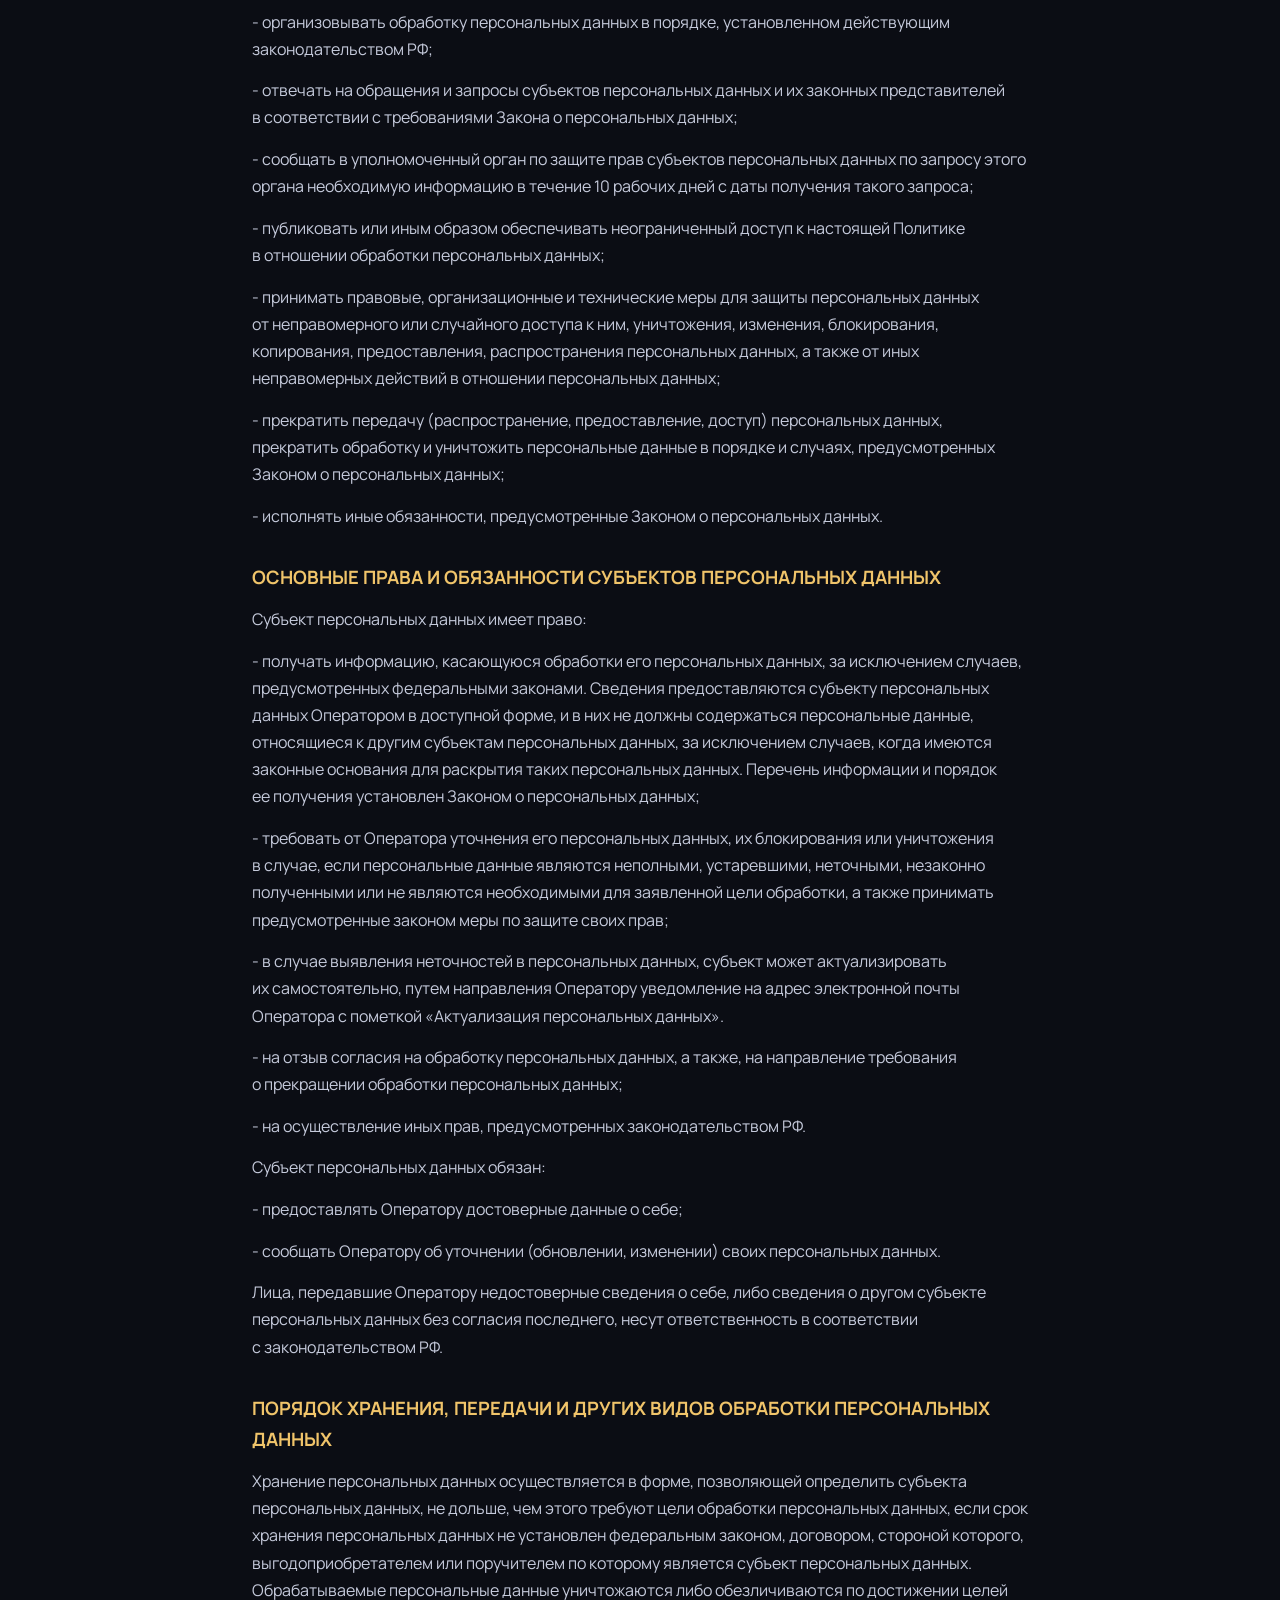
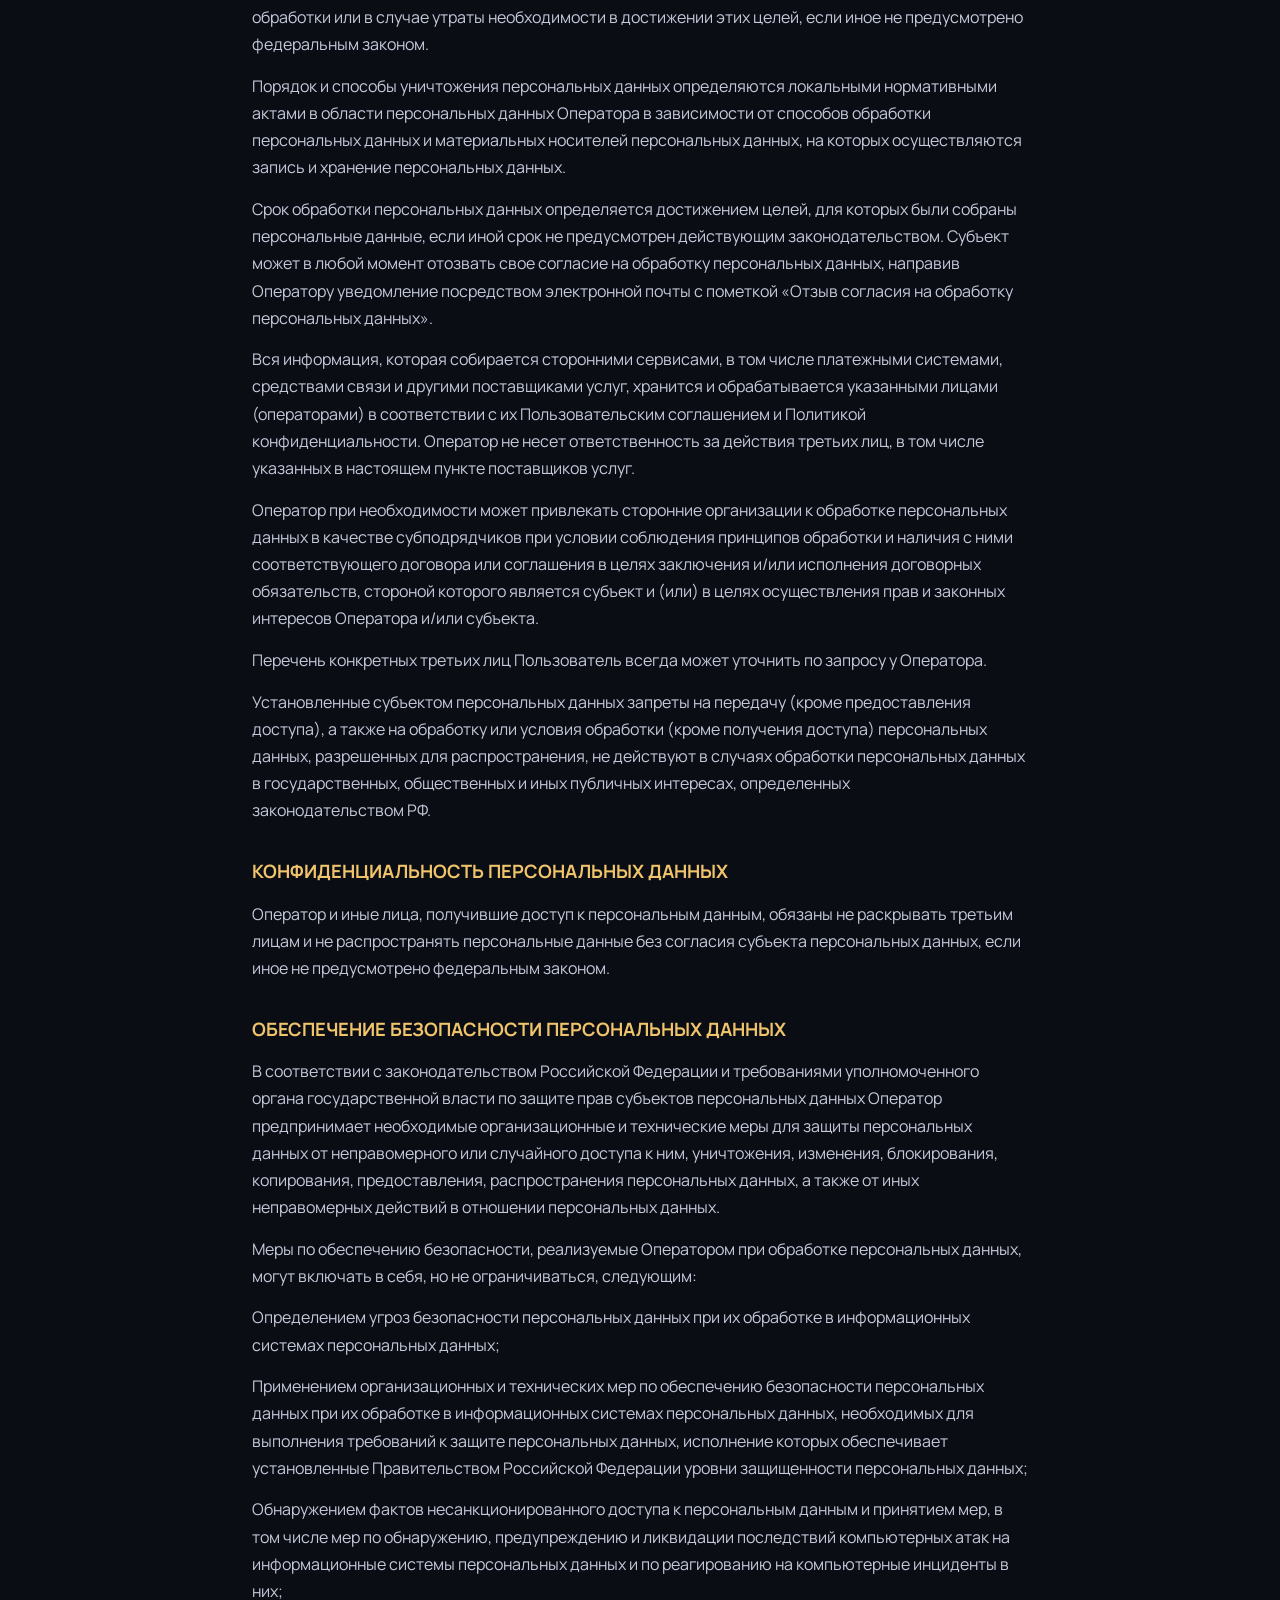
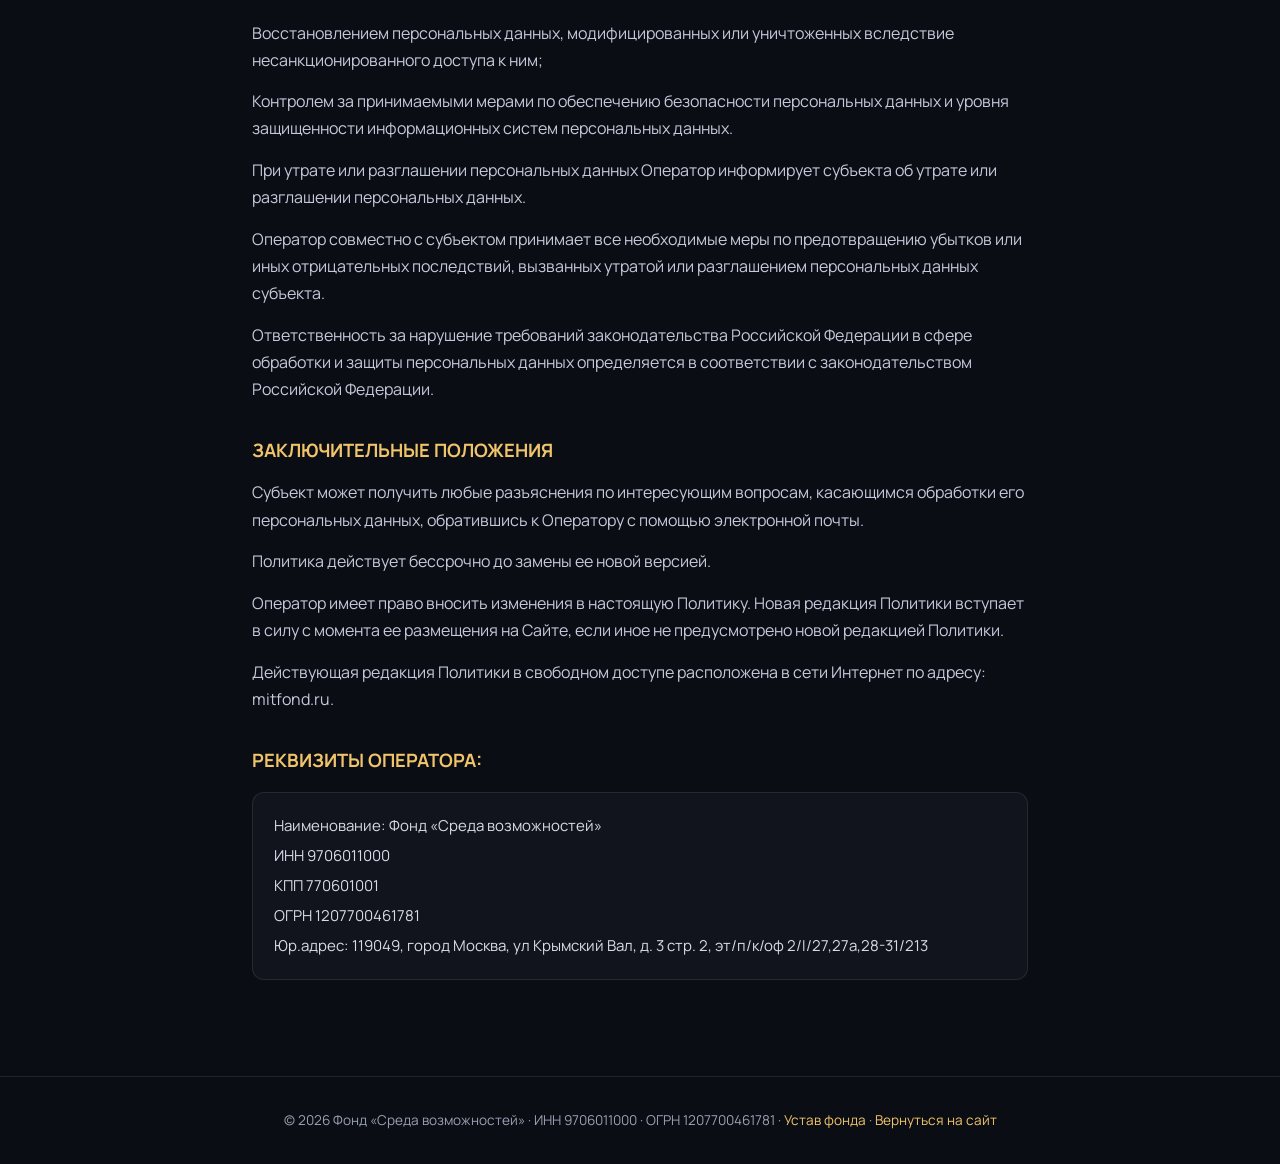
<file: policy.html>
<!DOCTYPE html>
<html lang="ru">
<head>
<meta charset="UTF-8" />
<meta name="viewport" content="width=device-width, initial-scale=1.0" />
<title>Политика обработки персональных данных — Фонд «Среда возможностей»</title>
<link href="https://fonts.googleapis.com/css2?family=Manrope:wght@400;500;600;700;800&display=swap" rel="stylesheet" />
<style>
:root{--bg:#0b0d14;--card:#12141d;--tx:#d7dbe6;--mut:#9aa0b4;--gold:#f0c46a;--line:rgba(255,255,255,.09)}
*{box-sizing:border-box;margin:0;padding:0}
body{background:var(--bg);color:var(--tx);font-family:"Manrope",system-ui,sans-serif;line-height:1.7;font-size:16px}
a{color:var(--gold);text-decoration:none}a:hover{text-decoration:underline}
.lh{position:sticky;top:0;background:rgba(11,13,20,.9);backdrop-filter:blur(10px);border-bottom:1px solid var(--line);
  display:flex;align-items:center;justify-content:space-between;flex-wrap:wrap;gap:.6rem;padding:.9rem clamp(1rem,4vw,2rem)}
.lh__logo{color:#fff;font-weight:700}
.lh__nav{display:flex;gap:1.2rem;font-size:.9rem}.lh__nav a{color:var(--mut)}.lh__nav a:hover{color:var(--gold)}
.legal{max-width:840px;margin:0 auto;padding:clamp(1.5rem,4vw,3rem) clamp(1rem,4vw,2rem)}
.legal h1{color:#fff;font-size:clamp(1.5rem,3.5vw,2.1rem);line-height:1.2;margin-bottom:1.6rem;font-weight:800}
.legal h2{color:var(--gold);font-size:1.15rem;margin:2rem 0 .8rem;font-weight:700}
.legal p{margin-bottom:.9rem;color:#c5cadb}
.legal .req{background:var(--card);border:1px solid var(--line);border-radius:12px;padding:1.1rem 1.3rem;margin:1rem 0;font-size:.94rem;line-height:2}
.legal .req b{color:#fff}
.dl{display:flex;gap:.8rem;flex-wrap:wrap;margin:1.4rem 0}
.dl a{background:var(--card);border:1px solid var(--line);border-radius:10px;padding:.7em 1.1em;color:var(--tx);font-weight:600}
.dl a:hover{border-color:var(--gold);text-decoration:none}
.lf{border-top:1px solid var(--line);color:var(--mut);font-size:.85rem;text-align:center;padding:2rem 1rem;margin-top:2rem}
</style>
</head>
<body>
<header class="lh">
  <a class="lh__logo" href="index.html">← Фонд «Среда возможностей»</a>
  <nav class="lh__nav"><a href="offer.html">Оферта</a><a href="policy.html">Политика ПД</a><a href="cookie.html">Cookie</a></nav>
</header>
<main class="legal">
  <h1>ПОЛИТИКА В ОТНОШЕНИИ ОБРАБОТКИ ПЕРСОНАЛЬНЫХ ДАННЫХ ОБЩИЕ ПОЛОЖЕНИЯ</h1>
<p>Настоящая Политика в отношении обработки персональных данных (далее – «Политика») определяет порядок обработки персональных данных и меры по обеспечению безопасности персональных данных, предпринимаемые Фондом «Среда возможностей», зарегистрированного за основным государственным регистрационным номером 1207700461781 (далее — «Оператор»).</p>
<p>Оператор ставит своей важнейшей целью и условием осуществления своей деятельности соблюдение прав и свобод человека и гражданина при обработке его персональных данных, в том числе защиты прав на неприкосновенность частной жизни, личную и семейную тайну.</p>
<p>Настоящая Политика действует в отношении всех персональных данных, обрабатываемых Оператором и является общедоступным документом, в том числе которые Оператор может получить о посетителях веб-сайта: mitfond.ru (далее – «Сайт»).</p>
<p>Использование Сайта в любой форме, в том числе перемещение по Сайту и изучение размещенных на нем материалов, заполнение форм Сайта и предоставление информации о себе, а также обращение за оказанием услуг или по иным причинам к Оператору означает полное согласие субъекта с условиями обработки его персональных данных, установленными настоящей Политикой.</p>
<p>В случае несогласия с этими условиями субъект персональных данных должен воздержаться от использования Сайта, а также обращения и/или получения услуг у Оператора.</p>
<h2>ТЕРМИНЫ И ОПРЕДЕЛЕНИЯ</h2>
<p>Для целей Политики применены следующие термины с соответствующими определениями:</p>
<p>Персональные данные — любая информация, относящаяся прямо или косвенно к определенному или определяемому физическому лицу (субъекту персональных данных).</p>
<p>Субъект персональных данных (субъект) – физическое лицо, к которому относятся соответствующие персональные данные.</p>
<p>Пользователь — субъект персональных данных, который совершает какие-либо действия на Сайте, а также является потребителем продуктов и услуг Оператора вне зависимости от использования Интернета.</p>
<p>Обработка персональных данных — любое действие (операция) или совокупность действий (операций), совершаемых с использованием средств автоматизации или без использования таких средств с персональными данными, включая сбор, запись, систематизацию, накопление, хранение, уточнение (обновление, изменение), извлечение, использование, передачу (распространение, предоставление, доступ), обезличивание, блокирование, удаление, уничтожение персональных данных.</p>
<p>Сайт – совокупность графических и информационных материалов, а также программ для ЭВМ и баз данных, обеспечивающих их доступность в сети интернет по сетевому адресу mitfond.ru.</p>
<p>Оператор — государственный орган, муниципальный орган, юридическое или физическое лицо, самостоятельно или совместно с другими лицами организующие и/или осуществляющие обработку персональных данных, а также определяющие цели обработки персональных данных, состав персональных данных, подлежащих обработке, действия (операции), совершаемые с персональными данными.</p>
<p>IP-адрес - уникальный сетевой адрес узла в компьютерной сети, построенной по протоколу IP.</p>
<h2>ПРИНЦИПЫ ОБРАБОТКИ ПЕРСОНАЛЬНЫХ ДАННЫХ</h2>
<p>Обработка Оператором персональных данных субъекта базируется на принципах, предусмотренных законодательством о персональных данных, и учитывает необходимость обеспечения защиты прав и свобод субъектов персональных данных, в том числе защиту права на неприкосновенность частной жизни, личную и семейную тайны, а именно:</p>
<p>Обработка персональных данных осуществляется на законной и справедливой основе.</p>
<p>Обработка персональных данных ограничивается достижением конкретных, заранее определенных и законных целей. Не допускается обработка персональных данных, несовместимая с целями сбора персональных данных.</p>
<p>Не допускается объединение баз данных, содержащих персональные данные, обработка которых осуществляется в целях, несовместимых между собой.</p>
<p>Содержание и объем обрабатываемых персональных данных соответствуют заявленным целям обработки. Не допускается избыточность обрабатываемых персональных данных по отношению к заявленным целям их обработки.</p>
<p>Хранение персональных данных должно осуществляться в форме, позволяющей определить субъекта персональных данных, не дольше, чем этого требуют цели обработки персональных данных, если срок хранения персональных данных не установлен федеральным законом, договором, стороной которого, выгодоприобретателем или поручителем по которому является субъект персональных данных</p>
<p>При обработке персональных данных обеспечивается точность персональных данных, их достаточность, а в необходимых случаях и актуальность по отношению к целям обработки персональных данных. Оператор принимает необходимые меры и/или обеспечивает их принятие по удалению или уточнению неполных или неточных данных.</p>
<p>Обрабатываемые персональные данные подлежат уничтожению либо обезличиванию по достижении целей обработки или в случае утраты необходимости в достижении этих целей, если иное не предусмотрено федеральным законом.</p>
<h2>ЦЕЛИ ОБРАБОТКИ ПЕРСОНАЛЬНЫХ ДАННЫХ И ОБРАБАТЫВАЕМЫЕ ПЕРСОНАЛЬНЫЕ ДАННЫЕ</h2>
<p>Цель: заключение и исполнение трудовых отношений с физическими лицами. Обучение и продвижение по службе, контроль количества и качества выполняемой работы, соблюдения норм трудового законодательства и иных актов, содержащих нормы трудового права. Предоставление социального пакета, материальной помощи, компенсаций и льгот работникам Оператора. Формирования отчетности или подготовки предусмотренных в законодательстве заявлений, уведомлений и т.д. в Пенсионный фонд Российской Федерации, Фонд социального страхования Российской Федерации, Федеральный фонд обязательного медицинского страхования, Федеральную налоговую службу и другие государственные органы, и службы. Соблюдение действующего трудового, бухгалтерского, пенсионного, иного законодательства Российской Федерации.</p>
<p>Субъекты персональных данных: лица, заключившие трудовые договоры с Оператором, их ближайшие родственники. Лица, состоявшие ранее в трудовых отношениях с Оператором.</p>
<p>Категории персональных данных: личная информация (фамилия, имя, отчество, в том числе, прежние; пол; год, месяц, дата рождения; возраст; место рождения, национальность, гражданство). Контактная информация (почтовый адрес, номера телефонов, адреса электронной почты, псевдонимы, идентификаторы в социальных сетях и сервисах коммуникаций); адреса регистрации и фактического проживания. Сведения о документах, удостоверяющих личность; водительском удостоверении; сведения об идентификационных номерах субъекта в государственных системах учета (например, ИНН, СНИЛС и др.); сведения о полисах обязательного и добровольного медицинского страхования. Профессиональная деятельность (место работы; должность; структурное подразделение; табельный номер; стаж; участие в юридических лицах; полномочия). Навыки и квалификация (полученное образование; профессия; присвоенные специальности; пройденные обучающие курсы, стажировки и практики). Сведения о семье (семейное положение; состав семьи; законные представители, ближайшие родственники). Социальное положение; имущественное положение; сведения о транспортных средствах. Состояние здоровья; сведения об инвалидности, о нетрудоспособности. Сведения о поощрениях, наградах, взысканиях и привлечении к ответственности. Финансовое состояние; платежные реквизиты; доходы; сведения о налоговых и иных отчислениях в государственные фонды; сведения о начислениях и удержаниях денежных средств, вознаграждений в иной форме. Сведения о присутствии в отдельных государственных реестрах, базах данных и перечнях. Сведения о воинском учете; сведения о миграционном учете.</p>
<p>Цель: поиск и подбор кандидатов на вакантные должности.</p>
<p>Субъекты персональных данных: кандидаты, рассматриваемые для заключения трудовых договоров.</p>
<p>Категории персональных данных: личная информация (фамилия, имя, отчество). Контактная информация (почтовый адрес, номера телефонов, адреса электронной почты).</p>
<p>Цель: заключение и исполнение гражданско-правовых договоров, в том числе через Сайт. Регистрация, идентификация сторон договоров, соглашений, сделок Оператора, в том числе через Сайт. Подтверждение достоверности и полноты персональных данных, предоставленных субъектом. Защита законных интересов Оператора, его партнеров и клиентов; противодействие незаконным или несанкционированным действиям, мошенничеству при использовании клиентами и пользователями программных продуктов, товаров, работ и услуг Оператора, обеспечение информационной безопасности. Предоставление доступа субъекту, использование им сервисов, информации и/или материалов, содержащимся на Сайте, улучшение качества Сайта и его сервисов, удобства их использования, разработка новых сервисов. Связь с субъектом персональных данных, в том числе направление электронных уведомлений, запросов и информации, а также обработка запросов от субъекта и информирование о состоянии запроса, в том числе через Сайт.</p>
<p>Субъекты персональных данных: посетители и пользователи Сайта Оператора. Контрагенты (физические лица) Оператора, а также, ранее состоявшие в гражданско-правовых отношениях с Оператором. Лица, состоящие или состоявшие в трудовых и гражданско-правовых отношениях с контрагентами Оператора. Авторы письменных обращений в адрес Оператора.</p>
<p>Категории персональных данных: личная информация (фамилия, имя, отчество, в том числе, прежние; пол; год, месяц, дата рождения; возраст; место рождения). Контактная информация (почтовый адрес, номера телефонов, адреса электронной почты, псевдонимы, идентификаторы в социальных сетях и сервисах коммуникаций); адреса регистрации и фактического проживания. Сведения о документах, удостоверяющих личность; водительском удостоверении; сведения об идентификационных номерах субъекта в государственных системах учета (например, ИНН, СНИЛС и др.). Профессиональная деятельность (место работы; должность; структурное подразделение; табельный номер; стаж; участие в юридических лицах; полномочия). Сведения о договорах и соглашениях, их статусах; сведения об участии в партнерских и бонусных программах; сведения об используемых продуктах и услугах. Сведения о совершенных покупках, заказах товаров и услуг; сведения о платежах; платежные реквизиты. Рекомендации и отзывы; сведения об оценке персонала, сертификаты электронной подписи.</p>
<p>Оператором могут обрабатываться иные персональные данные субъектов в связи с соблюдением применимого к деятельности Оператора законодательства, в том числе, международного или местного законодательства.</p>
<p>Действия с персональными данными включают: сбор, запись, систематизация, накопление, хранение, уточнение (обновление, изменение), извлечение, использование, передача (распространение, предоставление, доступ), обезличивание, блокирование, удаление, уничтожение персональных данных.</p>
<h2>УСЛОВИЯ ОБРАБОТКИ ПЕРСОНАЛЬНЫХ ДАННЫХ</h2>
<p>Обработка Оператором персональных данных, в зависимости от целей обработки, осуществляется:</p>
<p>С согласия субъектов персональных данных на обработку их персональных данных, которое должно быть конкретным, информированным и сознательным. Согласие на обработку персональных данных может быть дано субъектом персональных данных или его представителем в любой позволяющей подтвердить факт его получения форме, если иное не установлено действующим законодательством Российской Федерации. В случаях, предусмотренных действующим законодательством Российской Федерации, согласие на обработку персональных данных дается в письменной форме.</p>
<p>В целях исполнения законов Российской Федерации, международных договоров Российской Федерации, для осуществления и выполнения возложенных законодательством Российской Федерации на Оператора функций, полномочий и обязанностей.</p>
<p>В целях исполнения или заключения договора, стороной которого либо выгодоприобретателем или поручителем по которому является субъект персональных данных, в том числе в случае реализации Оператором своего права на уступку прав (требований) по такому договору.</p>
<p>Для исполнения судебного акта, акта другого органа или должностного лица, подлежащих исполнению в соответствии с законодательством Российской Федерации об исполнительном производстве.</p>
<p>Для защиты жизни, здоровья или иных жизненно важных интересов субъекта персональных данных, если получение согласия субъекта персональных данных невозможно.</p>
<p>Для осуществления прав и законных интересов Оператора или третьих лиц, либо для достижения общественно значимых целей при условии, что при этом не нарушаются права и свободы субъекта персональных данных.</p>
<p>В статистических или иных исследовательских целях, при условии обязательного обезличивания персональных данных.</p>
<p>В иных случаях, предусмотренных законодательством Российской Федерации.</p>
<h2>СПОСОБЫ ОБРАБОТКИ ПЕРСОНАЛЬНЫХ ДАННЫХ, УСЛОВИЙ ПРЕКРАЩЕНИЯ</h2>
<p>Обработка персональных данных Оператором осуществляется следующими способами:</p>
<p>неавтоматизированная обработка персональных данных;</p>
<p>автоматизированная обработка персональных данных с передачей полученной информации по информационно-телекоммуникационным сетям или без таковой;</p>
<p>смешанная обработка персональных данных.</p>
<p>К числу условий прекращения Оператором обработки персональных данных относятся:</p>
<p>достижение целей обработки персональных данных;</p>
<p>истечение срока действия согласия на обработку персональных данных;</p>
<p>отзыв субъектом персональных данных согласия на обработку своих персональных данных;</p>
<p>выявление случаев неправомерной обработки персональных данных;</p>
<p>утрата необходимости в достижении целей обработки персональных данных;</p>
<p>ликвидация Оператора как юридического лица.</p>
<h2>ОСНОВНЫЕ ПРАВА И ОБЯЗАННОСТИ ОПЕРАТОРА</h2>
<p>Оператор имеет право:</p>
<p>- получать от субъекта персональных данных достоверные информацию и/или документы, содержащие персональные данные;</p>
<p>- в случае отзыва субъектом персональных данных согласия на обработку персональных данных, а также, направления обращения с требованием о прекращении обработки персональных данных, Оператор вправе продолжить обработку персональных данных без согласия субъекта персональных данных при наличии оснований, указанных в Федеральном законе от 27.07.2006 г. № 152-ФЗ «О персональных данных» (далее – Закон о персональных данных);</p>
<p>- самостоятельно определять состав и перечень мер, необходимых и достаточных для обеспечения выполнения обязанностей, предусмотренных Законом о персональных данных и принятыми в соответствии с ним нормативными правовыми актами, если иное не предусмотрено Законом о персональных данных или другими федеральными законами.</p>
<p>Оператор обязан:</p>
<p>- предоставлять субъекту персональных данных по его просьбе информацию, касающуюся обработки его персональных данных;</p>
<p>- организовывать обработку персональных данных в порядке, установленном действующим законодательством РФ;</p>
<p>- отвечать на обращения и запросы субъектов персональных данных и их законных представителей в соответствии с требованиями Закона о персональных данных;</p>
<p>- сообщать в уполномоченный орган по защите прав субъектов персональных данных по запросу этого органа необходимую информацию в течение 10 рабочих дней с даты получения такого запроса;</p>
<p>- публиковать или иным образом обеспечивать неограниченный доступ к настоящей Политике в отношении обработки персональных данных;</p>
<p>- принимать правовые, организационные и технические меры для защиты персональных данных от неправомерного или случайного доступа к ним, уничтожения, изменения, блокирования, копирования, предоставления, распространения персональных данных, а также от иных неправомерных действий в отношении персональных данных;</p>
<p>- прекратить передачу (распространение, предоставление, доступ) персональных данных, прекратить обработку и уничтожить персональные данные в порядке и случаях, предусмотренных Законом о персональных данных;</p>
<p>- исполнять иные обязанности, предусмотренные Законом о персональных данных.</p>
<h2>ОСНОВНЫЕ ПРАВА И ОБЯЗАННОСТИ СУБЪЕКТОВ ПЕРСОНАЛЬНЫХ ДАННЫХ</h2>
<p>Субъект персональных данных имеет право:</p>
<p>- получать информацию, касающуюся обработки его персональных данных, за исключением случаев, предусмотренных федеральными законами. Сведения предоставляются субъекту персональных данных Оператором в доступной форме, и в них не должны содержаться персональные данные, относящиеся к другим субъектам персональных данных, за исключением случаев, когда имеются законные основания для раскрытия таких персональных данных. Перечень информации и порядок ее получения установлен Законом о персональных данных;</p>
<p>- требовать от Оператора уточнения его персональных данных, их блокирования или уничтожения в случае, если персональные данные являются неполными, устаревшими, неточными, незаконно полученными или не являются необходимыми для заявленной цели обработки, а также принимать предусмотренные законом меры по защите своих прав;</p>
<p>- в случае выявления неточностей в персональных данных, субъект может актуализировать их самостоятельно, путем направления Оператору уведомление на адрес электронной почты Оператора с пометкой «Актуализация персональных данных».</p>
<p>- на отзыв согласия на обработку персональных данных, а также, на направление требования о прекращении обработки персональных данных;</p>
<p>- на осуществление иных прав, предусмотренных законодательством РФ.</p>
<p>Субъект персональных данных обязан:</p>
<p>- предоставлять Оператору достоверные данные о себе;</p>
<p>- сообщать Оператору об уточнении (обновлении, изменении) своих персональных данных.</p>
<p>Лица, передавшие Оператору недостоверные сведения о себе, либо сведения о другом субъекте персональных данных без согласия последнего, несут ответственность в соответствии с законодательством РФ.</p>
<h2>ПОРЯДОК ХРАНЕНИЯ, ПЕРЕДАЧИ И ДРУГИХ ВИДОВ ОБРАБОТКИ ПЕРСОНАЛЬНЫХ ДАННЫХ</h2>
<p>Хранение персональных данных осуществляется в форме, позволяющей определить субъекта персональных данных, не дольше, чем этого требуют цели обработки персональных данных, если срок хранения персональных данных не установлен федеральным законом, договором, стороной которого, выгодоприобретателем или поручителем по которому является субъект персональных данных. Обрабатываемые персональные данные уничтожаются либо обезличиваются по достижении целей обработки или в случае утраты необходимости в достижении этих целей, если иное не предусмотрено федеральным законом.</p>
<p>Порядок и способы уничтожения персональных данных определяются локальными нормативными актами в области персональных данных Оператора в зависимости от способов обработки персональных данных и материальных носителей персональных данных, на которых осуществляются запись и хранение персональных данных.</p>
<p>Срок обработки персональных данных определяется достижением целей, для которых были собраны персональные данные, если иной срок не предусмотрен действующим законодательством. Субъект может в любой момент отозвать свое согласие на обработку персональных данных, направив Оператору уведомление посредством электронной почты с пометкой «Отзыв согласия на обработку персональных данных».</p>
<p>Вся информация, которая собирается сторонними сервисами, в том числе платежными системами, средствами связи и другими поставщиками услуг, хранится и обрабатывается указанными лицами (операторами) в соответствии с их Пользовательским соглашением и Политикой конфиденциальности. Оператор не несет ответственность за действия третьих лиц, в том числе указанных в настоящем пункте поставщиков услуг.</p>
<p>Оператор при необходимости может привлекать сторонние организации к обработке персональных данных в качестве субподрядчиков при условии соблюдения принципов обработки и наличия с ними соответствующего договора или соглашения в целях заключения и/или исполнения договорных обязательств, стороной которого является субъект и (или) в целях осуществления прав и законных интересов Оператора и/или субъекта.</p>
<p>Перечень конкретных третьих лиц Пользователь всегда может уточнить по запросу у Оператора.</p>
<p>Установленные субъектом персональных данных запреты на передачу (кроме предоставления доступа), а также на обработку или условия обработки (кроме получения доступа) персональных данных, разрешенных для распространения, не действуют в случаях обработки персональных данных в государственных, общественных и иных публичных интересах, определенных законодательством РФ.</p>
<h2>КОНФИДЕНЦИАЛЬНОСТЬ ПЕРСОНАЛЬНЫХ ДАННЫХ</h2>
<p>Оператор и иные лица, получившие доступ к персональным данным, обязаны не раскрывать третьим лицам и не распространять персональные данные без согласия субъекта персональных данных, если иное не предусмотрено федеральным законом.</p>
<h2>ОБЕСПЕЧЕНИЕ БЕЗОПАСНОСТИ ПЕРСОНАЛЬНЫХ ДАННЫХ</h2>
<p>В соответствии с законодательством Российской Федерации и требованиями уполномоченного органа государственной власти по защите прав субъектов персональных данных Оператор предпринимает необходимые организационные и технические меры для защиты персональных данных от неправомерного или случайного доступа к ним, уничтожения, изменения, блокирования, копирования, предоставления, распространения персональных данных, а также от иных неправомерных действий в отношении персональных данных.</p>
<p>Меры по обеспечению безопасности, реализуемые Оператором при обработке персональных данных, могут включать в себя, но не ограничиваться, следующим:</p>
<p>Определением угроз безопасности персональных данных при их обработке в информационных системах персональных данных;</p>
<p>Применением организационных и технических мер по обеспечению безопасности персональных данных при их обработке в информационных системах персональных данных, необходимых для выполнения требований к защите персональных данных, исполнение которых обеспечивает установленные Правительством Российской Федерации уровни защищенности персональных данных;</p>
<p>Обнаружением фактов несанкционированного доступа к персональным данным и принятием мер, в том числе мер по обнаружению, предупреждению и ликвидации последствий компьютерных атак на информационные системы персональных данных и по реагированию на компьютерные инциденты в них;</p>
<p>Восстановлением персональных данных, модифицированных или уничтоженных вследствие несанкционированного доступа к ним;</p>
<p>Контролем за принимаемыми мерами по обеспечению безопасности персональных данных и уровня защищенности информационных систем персональных данных.</p>
<p>При утрате или разглашении персональных данных Оператор информирует субъекта об утрате или разглашении персональных данных.</p>
<p>Оператор совместно с субъектом принимает все необходимые меры по предотвращению убытков или иных отрицательных последствий, вызванных утратой или разглашением персональных данных субъекта.</p>
<p>Ответственность за нарушение требований законодательства Российской Федерации в сфере обработки и защиты персональных данных определяется в соответствии с законодательством Российской Федерации.</p>
<h2>ЗАКЛЮЧИТЕЛЬНЫЕ ПОЛОЖЕНИЯ</h2>
<p>Субъект может получить любые разъяснения по интересующим вопросам, касающимся обработки его персональных данных, обратившись к Оператору с помощью электронной почты.</p>
<p>Политика действует бессрочно до замены ее новой версией.</p>
<p>Оператор имеет право вносить изменения в настоящую Политику. Новая редакция Политики вступает в силу с момента ее размещения на Сайте, если иное не предусмотрено новой редакцией Политики.</p>
<p>Действующая редакция Политики в свободном доступе расположена в сети Интернет по адресу: mitfond.ru.</p>
<h2>РЕКВИЗИТЫ ОПЕРАТОРА:</h2>
<div class="req">Наименование: Фонд «Среда возможностей»<br>ИНН 9706011000<br>КПП 770601001<br>ОГРН 1207700461781<br>Юр.адрес: 119049, город Москва, ул Крымский Вал, д. 3 стр. 2, эт/п/к/оф 2/I/27,27а,28-31/213</div>
</main>
<footer class="lf">© 2026 Фонд «Среда возможностей» · ИНН 9706011000 · ОГРН 1207700461781 · <a href="docs/ustav-fonda.pdf" target="_blank" rel="noopener">Устав фонда</a> · <a href="index.html">Вернуться на сайт</a></footer>
</body>
</html>
</file>
<file: assets/css/style.css>
/* ===== Коллайдер добра — premium dark theme ===== */
:root{
  --bg:#07080c; --bg2:#0b0d14; --surface:rgba(255,255,255,.035);
  --surface2:rgba(255,255,255,.06); --border:rgba(255,255,255,.09);
  --text:#eef0f6; --muted:#9aa0b4; --dim:#6b7186;
  --gold:#f0c46a; --gold2:#e8a94e; --cyan:#6fe3e8; --violet:#9a8cff;
  --accent:var(--gold); --accent2:var(--cyan); --deep:#0a0a0f;
  --grad:linear-gradient(115deg,var(--gold),var(--cyan));
  --grad-v:linear-gradient(160deg,var(--violet),var(--cyan));
  --radius:18px; --maxw:1160px; --ease:cubic-bezier(.2,.7,.2,1);
}
*{box-sizing:border-box;margin:0;padding:0}
html{scroll-behavior:smooth}
body{
  background:var(--bg); color:var(--text);
  font-family:"Manrope",system-ui,sans-serif; font-size:17px; line-height:1.6;
  -webkit-font-smoothing:antialiased; overflow-x:hidden;
}
body::before{ /* фоновый шум/градиент */
  content:""; position:fixed; inset:0; z-index:-2;
  background:
    radial-gradient(900px 600px at 80% -10%, rgba(154,140,255,.10), transparent 60%),
    radial-gradient(800px 600px at 10% 5%, rgba(240,196,106,.08), transparent 55%),
    var(--bg);
}
h1,h2,h3,h4,.brand__txt{font-family:"Unbounded",sans-serif;font-weight:600;line-height:1.1;letter-spacing:-.01em}
a{color:inherit;text-decoration:none}
.grad{background:var(--grad);-webkit-background-clip:text;background-clip:text;color:transparent}
.eyebrow{display:inline-block;font-family:"Unbounded";font-size:.72rem;font-weight:600;letter-spacing:.18em;
  text-transform:uppercase;color:var(--gold);padding:.35em .9em;border:1px solid var(--border);
  border-radius:100px;background:var(--surface);margin-bottom:1.1rem}

/* ===== buttons ===== */
.btn{display:inline-flex;align-items:center;gap:.5em;padding:.85em 1.5em;border-radius:100px;
  font-family:"Manrope";font-weight:600;font-size:.95rem;cursor:pointer;border:1px solid transparent;
  transition:transform .25s var(--ease),box-shadow .25s var(--ease),background .25s,border-color .25s;white-space:nowrap}
.btn:hover{transform:translateY(-2px)}
.btn--gold{background:var(--grad);color:#0a0a0f;box-shadow:0 10px 30px -10px rgba(240,196,106,.55)}
.btn--gold:hover{box-shadow:0 16px 40px -12px rgba(240,196,106,.7)}
.btn--outline{border-color:var(--border);color:var(--text);background:var(--surface)}
.btn--outline:hover{border-color:var(--gold);background:var(--surface2)}
.btn--ghost{border-color:var(--border);background:transparent;color:var(--text);padding:.6em 1.2em}
.btn--ghost:hover{border-color:var(--gold)}
.btn--text{color:var(--muted);padding:.85em .4em}
.btn--text:hover{color:var(--gold)}

/* ===== proto badge / cursor ===== */
.proto-badge{position:fixed;right:14px;bottom:14px;z-index:60;font-size:.72rem;letter-spacing:.1em;
  text-transform:uppercase;color:var(--muted);background:rgba(10,12,18,.7);backdrop-filter:blur(8px);
  border:1px solid var(--border);padding:.45em .9em;border-radius:100px}
.ver-switch{position:fixed;left:14px;bottom:14px;z-index:60;font-size:.78rem;font-weight:600;color:var(--text);
  background:rgba(10,12,18,.8);backdrop-filter:blur(8px);border:1px solid var(--border);padding:.5em 1em;border-radius:100px;transition:.25s}
.ver-switch:hover{border-color:var(--gold);transform:translateY(-2px)}
@media(max-width:560px){.ver-switch{font-size:.7rem;padding:.4em .8em}}
.cursor-glow{position:fixed;width:380px;height:380px;border-radius:50%;pointer-events:none;z-index:-1;
  background:radial-gradient(circle,rgba(111,227,232,.10),transparent 60%);transform:translate(-50%,-50%);
  transition:opacity .4s;opacity:0}
@media(hover:hover){.cursor-glow{opacity:1}}

/* ===== nav ===== */
.nav{position:fixed;top:0;left:0;right:0;z-index:50;display:flex;align-items:center;justify-content:space-between;
  padding:1.1rem clamp(1rem,4vw,2.4rem);transition:padding .3s,background .3s,border-color .3s;
  border-bottom:1px solid transparent}
.nav.scrolled{background:rgba(8,9,14,.72);backdrop-filter:blur(14px);border-color:var(--border);padding-top:.7rem;padding-bottom:.7rem}
.brand{display:flex;align-items:center;gap:.6rem;font-family:"Unbounded";font-weight:600;font-size:1.05rem}
.brand__mark{width:34px;height:34px;display:grid;place-items:center}
.brand__txt span{color:var(--gold)}
.spiral{width:100%;height:100%;animation:spin 14s linear infinite;filter:drop-shadow(0 0 6px rgba(240,196,106,.4))}
@keyframes spin{to{transform:rotate(360deg)}}
.nav__links{display:flex;gap:1.7rem}
.nav__links a{color:var(--muted);font-size:.92rem;font-weight:500;position:relative;transition:color .2s}
.nav__links a:hover{color:var(--text)}
.nav__links a::after{content:"";position:absolute;left:0;bottom:-6px;width:0;height:2px;background:var(--grad);transition:width .25s var(--ease)}
.nav__links a:hover::after{width:100%}
.nav__actions{display:flex;align-items:center;gap:.8rem}
.nav__burger{display:none;flex-direction:column;gap:5px;background:none;border:0;cursor:pointer;padding:6px}
.nav__burger span{width:24px;height:2px;background:var(--text);border-radius:2px;transition:.3s}

/* ===== hero ===== */
.hero{position:relative;min-height:100vh;display:flex;align-items:center;justify-content:center;
  text-align:center;padding:7rem 1.2rem 4rem;overflow:hidden}
.hero__canvas{position:absolute;inset:0;width:100%;height:100%;z-index:0}
.hero__glow{position:absolute;border-radius:50%;filter:blur(80px);z-index:0;opacity:.5}
.hero__glow--1{width:520px;height:520px;background:radial-gradient(circle,rgba(240,196,106,.35),transparent 65%);top:6%;left:8%}
.hero__glow--2{width:560px;height:560px;background:radial-gradient(circle,rgba(154,140,255,.30),transparent 65%);bottom:2%;right:6%}
.hero__inner{position:relative;z-index:2;max-width:880px}
.hero__tag{font-size:.85rem;color:var(--muted);letter-spacing:.04em;margin-bottom:1.4rem;
  border:1px solid var(--border);background:rgba(10,12,18,.5);backdrop-filter:blur(6px);
  display:inline-block;padding:.5em 1.1em;border-radius:100px}
.hero__title{font-size:clamp(2.4rem,6.2vw,4.6rem);font-weight:800;margin-bottom:1.3rem}
.hero__lead{font-size:clamp(1rem,1.7vw,1.22rem);color:var(--muted);max-width:640px;margin:0 auto 2.2rem}
.hero__cta{display:flex;gap:.9rem;justify-content:center;flex-wrap:wrap;margin-bottom:3.4rem}
.hero__stats{display:flex;gap:clamp(1.5rem,5vw,4rem);justify-content:center;flex-wrap:wrap}
.stat b{display:block;font-family:"Unbounded";font-size:2.2rem;font-weight:600;
  background:var(--grad);-webkit-background-clip:text;background-clip:text;color:transparent}
.stat span{font-size:.85rem;color:var(--dim)}
/* ---- блок цифр + команда (симметрия с синей версией) ---- */
.stats__grid{display:grid;grid-template-columns:repeat(5,1fr);gap:1rem;text-align:center;background:linear-gradient(160deg,rgba(240,196,106,.06),transparent);border:1px solid var(--border);border-radius:22px;padding:2.2rem 1rem;margin-top:1rem}
.stats__grid .stat b{font-size:clamp(1.8rem,3.4vw,2.6rem)}
.quote{text-align:center;max-width:760px;margin:3rem auto 0;font-size:clamp(1.3rem,2.6vw,1.9rem);font-family:"Playfair Display",serif;font-style:italic;line-height:1.4;color:var(--text)}
.quote cite{display:block;margin-top:1rem;font-family:"Unbounded";font-style:normal;font-size:.78rem;letter-spacing:.05em;color:var(--gold);text-transform:uppercase}
.team__grid{display:grid;grid-template-columns:repeat(4,1fr);gap:1.1rem}
.member{background:var(--surface);border:1px solid var(--border);border-radius:18px;padding:1.6rem;text-align:center;transition:.3s}
.member:hover{transform:translateY(-5px);border-color:var(--gold)}
.member__ph{width:84px;height:84px;border-radius:50%;margin:0 auto 1rem;display:grid;place-items:center;overflow:hidden;font-family:"Playfair Display",serif;font-style:italic;font-size:1.5rem;color:var(--gold);background:radial-gradient(circle at 30% 30%,rgba(240,196,106,.22),rgba(95,224,232,.10));border:1px solid var(--border)}
.member__ph img{width:100%;height:100%;object-fit:cover}
/* о президенте */
.pres-intro{max-width:840px;margin:0 auto 2.2rem;display:grid;gap:1.05rem}
.pres-intro p{color:var(--muted);line-height:1.68;font-size:1.02rem}
.president .cards+.cards{margin-top:1rem}
.pres-mission{max-width:780px;margin:2.4rem auto 0;text-align:center;color:var(--text);font-size:1.06rem;line-height:1.6}
.pres-mission b{color:var(--gold)}
.member b{display:block;margin-bottom:.25rem}
.member span{color:var(--muted);font-size:.85rem}
@media(max-width:820px){.stats__grid{grid-template-columns:repeat(3,1fr);gap:1.4rem 1rem}.team__grid{grid-template-columns:repeat(2,1fr)}}
@media(max-width:520px){.stats__grid{grid-template-columns:repeat(2,1fr)}.team__grid{grid-template-columns:1fr}}
.hero__scroll{position:absolute;bottom:26px;left:50%;transform:translateX(-50%);width:26px;height:42px;
  border:2px solid var(--border);border-radius:14px;z-index:2}
.hero__scroll span{position:absolute;top:8px;left:50%;width:4px;height:8px;background:var(--gold);border-radius:2px;
  transform:translateX(-50%);animation:scroll 1.6s infinite}
@keyframes scroll{0%{opacity:0;top:8px}40%{opacity:1}80%{opacity:0;top:22px}100%{opacity:0}}

/* ===== sections ===== */
.section{max-width:var(--maxw);margin:0 auto;padding:clamp(4.5rem,9vw,8rem) clamp(1.1rem,4vw,2rem)}
.section__head{max-width:720px;margin-bottom:3.2rem}
.section__head h2{font-size:clamp(1.8rem,3.7vw,2.9rem)}
.section__sub{color:var(--muted);margin-top:1rem;font-size:1.06rem}

/* cards */
.cards{display:grid;grid-template-columns:repeat(4,1fr);gap:1.1rem}
.cards--3{grid-template-columns:repeat(3,1fr)}
.card{background:var(--surface);border:1px solid var(--border);border-radius:var(--radius);
  padding:1.8rem 1.5rem;transition:transform .35s var(--ease),border-color .35s,background .35s}
.card:hover{transform:translateY(-6px);border-color:rgba(240,196,106,.35);background:var(--surface2)}
.card__ic{width:46px;height:46px;display:grid;place-items:center;border-radius:12px;font-size:1.3rem;
  background:var(--grad);color:#0a0a0f;margin-bottom:1.1rem}
.card h3{font-size:1.12rem;margin-bottom:.6rem}
.card p{color:var(--muted);font-size:.95rem}

/* directions */
.dir-grid{display:grid;grid-template-columns:repeat(2,1fr);gap:1.2rem}
.dir{position:relative;padding:2rem;border-radius:var(--radius);border:1px solid var(--border);
  background:var(--img),var(--surface);overflow:hidden;transition:transform .4s var(--ease),border-color .4s;min-height:210px;
  display:flex;flex-direction:column}
.dir::after{content:"";position:absolute;inset:0;background:radial-gradient(600px 300px at 100% 0,rgba(240,196,106,.10),transparent 60%);opacity:0;transition:opacity .4s}
.dir:hover{transform:translateY(-6px);border-color:rgba(111,227,232,.4)}
.dir:hover::after{opacity:1}
.dir__top{display:flex;justify-content:space-between;align-items:center;margin-bottom:auto}
.dir__num{font-family:"Unbounded";color:var(--gold);font-size:.9rem;letter-spacing:.1em}
.dir__arrow{font-size:1.3rem;color:var(--muted);transition:transform .3s}
.dir:hover .dir__arrow{transform:translate(4px,-4px);color:var(--gold)}
.dir h3{font-size:1.3rem;margin:1.2rem 0 .5rem}
.dir p{color:var(--muted);font-size:.95rem;margin-bottom:1rem}
.dir__bar{height:5px;border-radius:5px;background:rgba(255,255,255,.08);overflow:hidden;margin-bottom:.6rem}
.dir__bar i{display:block;height:100%;background:var(--grad);border-radius:5px}
.dir__meta{font-size:.8rem;color:var(--dim)}

/* dobro / donate */
.dobro__wrap{display:grid;grid-template-columns:1.3fr .9fr;gap:2.5rem;align-items:center;
  background:linear-gradient(160deg,rgba(154,140,255,.08),rgba(240,196,106,.05));
  border:1px solid var(--border);border-radius:28px;padding:clamp(1.8rem,4vw,3.2rem)}
.dobro__left h2{font-size:clamp(1.7rem,3.2vw,2.4rem);margin-bottom:1rem}
.dobro__left>p{color:var(--muted);margin-bottom:1.6rem}
.amounts{display:flex;gap:.6rem;flex-wrap:wrap;margin-bottom:1.2rem}
.amount{padding:.7em 1.2em;border-radius:100px;border:1px solid var(--border);background:var(--surface);
  color:var(--text);font-family:"Manrope";font-weight:600;cursor:pointer;transition:.25s}
.amount:hover{border-color:var(--gold)}
.amount--on{background:var(--grad);color:#0a0a0f;border-color:transparent}
.switch{display:flex;align-items:center;gap:.7rem;color:var(--muted);font-size:.92rem;cursor:pointer;margin-bottom:1.5rem}
.switch input{display:none}
.switch__t{width:42px;height:24px;border-radius:100px;background:var(--surface2);border:1px solid var(--border);position:relative;transition:.3s}
.switch__t::after{content:"";position:absolute;top:2px;left:2px;width:18px;height:18px;border-radius:50%;background:var(--muted);transition:.3s}
.switch input:checked+.switch__t{background:var(--grad)}
.switch input:checked+.switch__t::after{left:21px;background:#0a0a0f}
.dobro__btns{display:flex;gap:.8rem;flex-wrap:wrap;margin-bottom:1rem}
.dobro__note{font-size:.82rem;color:var(--dim)}
.dobro__right{text-align:center}
.pulse{position:relative;width:200px;height:200px;margin:0 auto 1.2rem;display:grid;place-items:center}
.pulse__ring{position:absolute;inset:0;border:1px solid rgba(240,196,106,.4);border-radius:50%;animation:pulse 3s ease-out infinite}
.pulse__ring:nth-child(2){animation-delay:1s}
.pulse__ring:nth-child(3){animation-delay:2s}
@keyframes pulse{0%{transform:scale(.4);opacity:.9}100%{transform:scale(1.1);opacity:0}}
.pulse__core{width:84px;height:84px;border-radius:50%;background:var(--grad);display:grid;place-items:center;
  font-size:2rem;color:#0a0a0f;box-shadow:0 0 50px rgba(240,196,106,.5)}
.dobro__caption{color:var(--muted);font-size:.9rem;max-width:240px;margin:0 auto}

/* calc */
.calc__panel{display:grid;grid-template-columns:1fr 1fr;gap:1.4rem;
  background:var(--surface);border:1px solid var(--border);border-radius:24px;padding:clamp(1.5rem,3vw,2.4rem)}
.calc__in label{display:block;font-size:.85rem;color:var(--muted);margin-bottom:.5rem;font-weight:600}
.calc__in textarea,.calc__field input{width:100%;background:var(--bg2);border:1px solid var(--border);border-radius:14px;
  color:var(--text);font-family:"Manrope";font-size:1rem;padding:.9em 1em;resize:vertical;transition:border-color .25s}
.calc__in textarea:focus,.calc__field input:focus{outline:none;border-color:var(--gold)}
.calc__row{display:flex;gap:1rem;align-items:flex-end;margin-top:1rem}
.calc__field{flex:1}.calc__field small{color:var(--dim);font-weight:400}
.calc__row .btn{white-space:nowrap}
.calc__note{font-size:.78rem;color:var(--dim);margin-top:.9rem}
.calc__out{background:linear-gradient(160deg,rgba(111,227,232,.07),rgba(154,140,255,.05));
  border:1px solid var(--border);border-radius:18px;display:grid;place-items:center;text-align:center;padding:1.6rem;min-height:280px}
.calc__placeholder p{color:var(--dim);font-size:.9rem;margin-top:.5rem}
.calc__big{font-family:"Unbounded";font-size:3rem;font-weight:600;line-height:1;
  background:var(--grad);-webkit-background-clip:text;background-clip:text;color:transparent}
.calc__big span{font-size:1.6rem}
.calc__result{animation:fadeUp .5s var(--ease)}
.calc__result .calc__big{font-size:3.4rem;margin-bottom:.4rem}
.calc__rank{display:inline-block;font-family:"Unbounded";font-size:.75rem;letter-spacing:.1em;text-transform:uppercase;
  padding:.4em 1em;border-radius:100px;background:var(--grad);color:#0a0a0f;margin-bottom:1rem}
.calc__txt{color:var(--text);font-size:.98rem;margin-bottom:1rem}
.calc__metrics{display:flex;gap:1.4rem;justify-content:center;border-top:1px solid var(--border);padding-top:1rem}
.calc__metrics div b{display:block;font-family:"Unbounded";font-size:1.3rem;color:var(--gold)}
.calc__metrics div span{font-size:.74rem;color:var(--dim)}

/* community */
.community__grid{display:grid;grid-template-columns:1fr 1fr;gap:2.5rem;align-items:center}
.community__grid h2{font-size:clamp(1.7rem,3.2vw,2.4rem);margin:.4rem 0 1rem}
.community__grid>div>p{color:var(--muted);margin-bottom:1.4rem}
.ticks{list-style:none;margin-bottom:1.8rem;display:grid;gap:.7rem}
.ticks li{padding-left:1.8rem;position:relative;color:var(--text)}
.ticks li::before{content:"✓";position:absolute;left:0;color:var(--gold);font-weight:700}
.board{background:var(--surface);border:1px solid var(--border);border-radius:20px;padding:1.5rem}
.board__head{display:flex;justify-content:space-between;align-items:center;margin-bottom:1rem;
  font-size:.85rem;color:var(--muted)}
.board__head b{font-size:.68rem;text-transform:uppercase;letter-spacing:.1em;color:var(--gold);
  border:1px solid var(--border);padding:.2em .7em;border-radius:100px}
.board__list{list-style:none;display:grid;gap:.5rem}
.board__list li{display:flex;align-items:center;gap:1rem;padding:.7rem .9rem;border-radius:12px;background:var(--bg2)}
.board__you{background:var(--grad)!important}
.board__you *{color:#0a0a0f!important;font-weight:700}
.board__rk{font-family:"Unbounded";color:var(--gold);width:20px}
.board__nm{flex:1}
.board__sc{font-family:"Unbounded";font-weight:600}
/* подать проект + контакты (перенос из синей для симметрии) */
.steps{display:grid;grid-template-columns:repeat(4,1fr);gap:1rem;margin-bottom:2.5rem}
.step b{font-family:"Unbounded";font-size:1.8rem;background:var(--grad);-webkit-background-clip:text;background-clip:text;color:transparent;display:block;margin-bottom:.5rem}
.step h4{margin-bottom:.3rem}
.step p{color:var(--muted);font-size:.9rem}
.lead-form{max-width:560px;margin:0 auto;background:var(--surface);border:1px solid var(--border);border-radius:20px;padding:1.8rem;display:grid;gap:1rem}
.lf-row{display:grid;grid-template-columns:1fr 1fr;gap:1rem}
.lead-form input,.lead-form textarea{width:100%;background:var(--deep);border:1px solid var(--border);border-radius:12px;color:var(--text);font-family:"Manrope";padding:.85em 1em;font-size:.95rem;transition:border-color .25s}
.lead-form input:focus,.lead-form textarea:focus{outline:none;border-color:var(--gold)}
.lf-note{font-size:.78rem;color:var(--dim);text-align:center}
.contacts__grid{display:grid;grid-template-columns:repeat(4,1fr);gap:1rem}
.contact{background:var(--surface);border:1px solid var(--border);border-radius:16px;padding:1.4rem;transition:.3s}
.contact:hover{border-color:var(--gold);transform:translateY(-4px)}
.contact span{display:block;font-size:.78rem;color:var(--dim);text-transform:uppercase;letter-spacing:.1em;margin-bottom:.4rem}
.contact b{font-weight:600}
@media(max-width:820px){.steps,.contacts__grid{grid-template-columns:repeat(2,1fr)}}
@media(max-width:520px){.steps,.contacts__grid,.lf-row{grid-template-columns:1fr}}

/* partners */
.partners__logos{margin-top:3rem;text-align:center;color:var(--dim)}
.partners__logos span{font-size:.85rem;letter-spacing:.05em}
.logos{display:flex;gap:1.4rem;justify-content:center;align-items:center;flex-wrap:wrap;margin-top:1rem;
  font-family:"Unbounded";font-size:1.1rem;color:var(--muted);opacity:.7}
.logos i{font-style:normal}

/* transparency */
.docs{display:grid;grid-template-columns:repeat(4,1fr);gap:1rem}
.doc{position:relative;background:linear-gradient(165deg,rgba(240,196,106,.13),rgba(95,224,232,.045));border:1px solid rgba(240,196,106,.32);border-radius:16px;padding:1.5rem 1.4rem 1.35rem;transition:.28s;overflow:hidden}
.doc::after{content:"↗";position:absolute;top:.85rem;right:1.05rem;font-size:1.05rem;color:var(--gold);opacity:.6;transition:.28s}
.doc:hover{border-color:var(--gold);transform:translateY(-6px);background:linear-gradient(165deg,rgba(240,196,106,.24),rgba(95,224,232,.08));box-shadow:0 18px 44px -18px rgba(240,196,106,.6),inset 0 0 0 1px rgba(240,196,106,.22)}
.doc:hover::after{opacity:1;transform:translate(2px,-2px)}
.doc b{display:block;font-family:"Unbounded";font-size:1.15rem;font-weight:600;background:var(--grad);-webkit-background-clip:text;background-clip:text;color:transparent;margin-bottom:.45rem}
.doc span{color:var(--text);opacity:.85;font-size:.9rem;line-height:1.4}

/* footer */
.footer{border-top:1px solid var(--border);background:var(--bg2);margin-top:3rem}
.footer__top{max-width:var(--maxw);margin:0 auto;padding:4rem clamp(1.1rem,4vw,2rem) 2.5rem;
  display:grid;grid-template-columns:1.6fr 1fr 1fr 1.2fr;gap:2rem}
.brand--lg{font-size:1.3rem;margin-bottom:1rem}
.brand--lg .brand__mark{width:40px;height:40px}
.footer__brand p{color:var(--muted);font-size:.92rem}
.footer__col h4{font-family:"Unbounded";font-size:.85rem;margin-bottom:1rem;color:var(--text)}
.footer__col a{display:block;color:var(--muted);font-size:.92rem;margin-bottom:.6rem;transition:color .2s}
.footer__col a:hover{color:var(--gold)}
.footer__help{color:var(--muted);font-size:.9rem}
.footer__bottom{border-top:1px solid var(--border);max-width:var(--maxw);margin:0 auto;
  padding:1.4rem clamp(1.1rem,4vw,2rem);display:flex;justify-content:space-between;flex-wrap:wrap;gap:.5rem;
  color:var(--dim);font-size:.82rem}

/* reveal */
.reveal{opacity:0;transform:translateY(28px);transition:opacity .7s var(--ease),transform .7s var(--ease)}
.reveal.in{opacity:1;transform:none}
@keyframes fadeUp{from{opacity:0;transform:translateY(16px)}to{opacity:1;transform:none}}

/* ===== responsive ===== */
@media(max-width:900px){
  .cards,.cards--3,.docs{grid-template-columns:repeat(2,1fr)}
  .dir-grid{grid-template-columns:1fr}
  .dobro__wrap,.calc__panel,.community__grid{grid-template-columns:1fr}
  .dobro__right{display:none}
  .footer__top{grid-template-columns:1fr 1fr}
  .nav__links{position:fixed;top:0;right:0;height:100vh;width:min(78vw,320px);flex-direction:column;
    justify-content:center;gap:2rem;background:rgba(8,9,14,.97);backdrop-filter:blur(16px);
    border-left:1px solid var(--border);transform:translateX(100%);transition:transform .4s var(--ease);padding:2rem}
  .nav__links.open{transform:none}
  .nav__links a{font-size:1.2rem}
  .nav__burger{display:flex}
  .burger-open span:nth-child(1){transform:translateY(7px) rotate(45deg)}
  .burger-open span:nth-child(2){opacity:0}
  .burger-open span:nth-child(3){transform:translateY(-7px) rotate(-45deg)}
}
@media(max-width:560px){
  .cards,.cards--3,.docs{grid-template-columns:1fr}
  .calc__row{flex-direction:column;align-items:stretch}
  .footer__top{grid-template-columns:1fr}
  .hero__cta{flex-direction:column}
  .hero__cta .btn{justify-content:center}
}
@media(prefers-reduced-motion:reduce){*{animation:none!important;transition:none!important}.reveal{opacity:1;transform:none}}

/* real logo «Среда Возможностей» + QR + реквизиты */
.brand__logo{height:44px;width:auto;display:block}
.brand--lg .brand__logo{height:54px}
.hero__logo{width:clamp(120px,17vw,172px);height:auto;display:block;margin:0 auto 1.5rem;filter:drop-shadow(0 12px 40px rgba(240,196,106,.28))}
.qr{background:#fff;border-radius:16px;padding:14px;display:inline-block;box-shadow:0 16px 44px rgba(0,0,0,.5)}
.qr img{width:210px;max-width:100%;display:block}
.footer__req{max-width:var(--maxw);margin:1.6rem auto 0;padding:1.2rem 20px 0;border-top:1px solid var(--border);font-size:.8rem;color:var(--dim);line-height:1.7}
.footer__req b{color:var(--muted)}
.footer__req a{color:var(--accent);text-decoration:underline}
@media(max-width:560px){.brand__logo{height:38px}.hero__logo{width:120px}}

/* coverflow кейсы */
.cases .section__head{margin-left:auto;margin-right:auto;text-align:center}
.coverflow{position:relative;display:flex;align-items:center;justify-content:center;perspective:1600px;min-height:440px}
.cf-stage{position:relative;width:min(400px,78vw);height:400px;transform-style:preserve-3d}
.cf-card{position:absolute;inset:0;border-radius:18px;overflow:hidden;cursor:pointer;background:var(--surface2);border:1px solid var(--border);
  transition:transform .5s var(--ease),opacity .5s;box-shadow:0 30px 70px -30px rgba(0,0,0,.8);will-change:transform}
.cf-cover{height:62%;background-size:cover;background-position:center}
.cf-card--noimg .cf-cover{display:grid;place-items:center;background:var(--grad)}
.cf-card--noimg .cf-cover span{font-size:4rem}
.cf-meta{padding:1.1rem 1.2rem}
.cf-tag{font-size:.7rem;letter-spacing:.12em;text-transform:uppercase;color:var(--gold);font-weight:700}
.cf-meta h3{font-size:1.12rem;margin:.35rem 0}
.cf-meta p{font-size:.84rem;color:var(--muted)}
.cf-more{display:inline-block;margin-top:.7rem;font-size:.82rem;font-weight:700;color:var(--gold);opacity:0;transition:opacity .3s}
.cf-card.is-active .cf-more{opacity:1}
.cf-card.is-active{box-shadow:0 44px 96px -30px rgba(0,0,0,.9)}
.cf-arrow{position:absolute;z-index:200;top:50%;transform:translateY(-50%);width:48px;height:48px;border-radius:50%;
  border:1px solid var(--border);background:var(--surface2);color:var(--text);font-size:1.7rem;line-height:1;cursor:pointer;transition:.25s;backdrop-filter:blur(6px)}
.cf-arrow:hover{border-color:var(--gold);color:var(--gold);transform:translateY(-50%) scale(1.08)}
.cf-prev{left:0}.cf-next{right:0}
.cf-dots{display:flex;gap:.5rem;justify-content:center;margin-top:1.6rem}
.cf-dot{width:9px;height:9px;border-radius:50%;border:0;background:var(--border);cursor:pointer;transition:.25s;padding:0}
.cf-dot.is-on{background:var(--grad);width:26px;border-radius:6px}

/* модалка кейса (90% экрана) */
.modal{position:fixed;inset:0;z-index:1000;display:none;align-items:center;justify-content:center}
.modal.is-open{display:flex}
.modal__overlay{position:absolute;inset:0;background:rgba(0,0,0,.8);backdrop-filter:blur(7px)}
.modal__box{position:relative;width:90vw;max-width:1080px;height:90vh;background:var(--bg2);border:1px solid var(--border);border-radius:22px;
  overflow:auto;box-shadow:0 40px 120px rgba(0,0,0,.8);animation:mIn .35s var(--ease)}
@keyframes mIn{from{opacity:0;transform:translateY(24px) scale(.98)}to{opacity:1;transform:none}}
.modal__close{position:absolute;top:16px;right:16px;z-index:5;width:42px;height:42px;border-radius:50%;border:1px solid var(--border);
  background:var(--surface2);color:var(--text);font-size:1.5rem;cursor:pointer;backdrop-filter:blur(6px)}
.modal__close:hover{border-color:var(--gold);color:var(--gold)}
.modal__nav{position:absolute;top:50%;transform:translateY(-50%);z-index:1005;width:48px;height:48px;border-radius:50%;border:1px solid var(--border);
  background:rgba(0,0,0,.6);color:#fff;font-size:1.7rem;line-height:1;cursor:pointer;backdrop-filter:blur(6px)}
.modal__nav:hover{border-color:var(--gold);color:var(--gold)}
.modal__prev{left:calc(5vw - 24px)}.modal__next{right:calc(5vw - 24px)}
.modal__body{padding:clamp(1.5rem,4vw,3rem)}
.m-tag{font-size:.72rem;letter-spacing:.14em;text-transform:uppercase;color:var(--gold);font-weight:700}
.m-title{font-size:clamp(1.6rem,3.6vw,2.5rem);margin:.5rem 0}
.m-sub{color:var(--muted);margin-bottom:1.5rem}
.m-metrics{display:grid;grid-template-columns:repeat(4,1fr);gap:1rem;margin:1.5rem 0;padding:1.3rem;background:var(--surface);border:1px solid var(--border);border-radius:16px;text-align:center}
.m-metrics b{display:block;font-family:"Unbounded",sans-serif;font-weight:600;font-size:1.7rem;background:var(--grad);-webkit-background-clip:text;background-clip:text;color:transparent}
.m-metrics span{font-size:.78rem;color:var(--dim)}
.m-desc{color:var(--text);font-size:1.02rem;line-height:1.75;margin-bottom:1.5rem}
.m-gallery{display:grid;grid-template-columns:repeat(2,1fr);gap:1rem}
.m-gallery img{width:100%;height:290px;object-fit:cover;border-radius:14px;border:1px solid var(--border)}
.m-media{margin-top:1.5rem;font-size:.9rem;color:var(--muted);border-left:2px solid var(--gold);padding-left:1rem}
@media(max-width:700px){
  .cf-stage{width:80vw;height:380px}
  .m-metrics{grid-template-columns:repeat(2,1fr)}
  .m-gallery{grid-template-columns:1fr}.m-gallery img{height:230px}
  .modal__prev{left:6px}.modal__next{right:6px}
}

/* открытый сбор (адресный) */
.fund-card{display:grid;grid-template-columns:.82fr 1.18fr;background:var(--surface);border:1px solid var(--border);border-radius:22px;overflow:hidden}
.fund-photo{position:relative;min-height:360px;background:linear-gradient(150deg,rgba(240,196,106,.28),rgba(230,169,78,.12))}
.fund-badge{position:absolute;top:16px;left:16px;z-index:2;display:inline-flex;align-items:center;gap:.55em;background:rgba(20,14,8,.72);backdrop-filter:blur(6px);border:1px solid var(--border);color:#fff;font-size:.76rem;font-weight:700;letter-spacing:.04em;padding:.45em .95em;border-radius:100px}
.fund-badge::before{content:"";width:8px;height:8px;border-radius:50%;background:#3ddc84;box-shadow:0 0 0 0 rgba(61,220,132,.6);animation:pulseDot 1.8s infinite}
@keyframes pulseDot{0%{box-shadow:0 0 0 0 rgba(61,220,132,.6)}70%{box-shadow:0 0 0 9px rgba(61,220,132,0)}100%{box-shadow:0 0 0 0 rgba(61,220,132,0)}}
.fund-body{padding:clamp(1.5rem,3vw,2.4rem)}
.fund-body h3{font-size:1.4rem;margin-bottom:.6rem}
.fund-diag{color:var(--muted);margin-bottom:1.3rem}
.fund-progress{margin-bottom:1.3rem}
.fund-bar{height:12px;border-radius:12px;background:var(--bg2);border:1px solid var(--border);overflow:hidden;margin-bottom:.8rem}
.fund-bar i{display:block;height:100%;border-radius:12px;background:var(--grad)}
.fund-nums{display:grid;grid-template-columns:repeat(3,1fr);gap:1rem}
.fund-nums b{display:block;font-family:"Unbounded",sans-serif;font-size:1.05rem;color:var(--gold)}
.fund-nums span{font-size:.74rem;color:var(--dim)}
.fund-upd{font-size:.78rem;color:var(--dim);margin-bottom:1rem;display:flex;align-items:center;gap:.45em}
.fund-upd::before{content:"🔄";font-size:.95em}
.fund-quote{font-style:italic;font-size:1.05rem;color:var(--text);margin-bottom:1.3rem;line-height:1.45}
.fund-cta{display:flex;gap:.8rem;flex-wrap:wrap;margin-bottom:.9rem}
.fund-note{font-size:.8rem;color:var(--dim)}
.fund-slides{position:absolute;inset:0}
.fund-slides img{position:absolute;inset:0;width:100%;height:100%;object-fit:cover;object-position:center 15%;opacity:0;transition:opacity .8s ease}
.fund-slides img.is-on{opacity:1}
.fund-dots{position:absolute;bottom:14px;left:0;right:0;z-index:2;display:flex;gap:.4rem;justify-content:center}
.fund-dot{width:8px;height:8px;border-radius:50%;border:0;background:rgba(255,255,255,.5);cursor:pointer;padding:0;transition:.25s}
.fund-dot.is-on{background:#fff;width:22px;border-radius:5px}
.fund-arrow{position:absolute;top:50%;transform:translateY(-50%);z-index:3;width:40px;height:40px;border-radius:50%;border:1px solid rgba(255,255,255,.4);background:rgba(0,0,0,.42);backdrop-filter:blur(4px);color:#fff;font-size:1.6rem;line-height:1;cursor:pointer;transition:.2s}
.fund-arrow:hover{background:rgba(0,0,0,.62)}
.fund-arrow--prev{left:12px}.fund-arrow--next{right:12px}
@media(max-width:760px){.fund-card{grid-template-columns:1fr}.fund-photo{min-height:300px}.fund-nums{grid-template-columns:1fr 1fr}}


.it{font-family:"Playfair Display",serif;font-style:italic;font-weight:600;text-transform:none;letter-spacing:0;background:var(--grad);-webkit-background-clip:text;background-clip:text;color:transparent}
.eyebrow--new{color:var(--bg);background:var(--grad);padding:.35em .9em;border-radius:100px;letter-spacing:.12em;display:inline-block}
/* Индекс вклада добра v2 */
.calc2{display:grid;grid-template-columns:1fr 1fr;gap:1.6rem;background:var(--surface);border:1px solid var(--border);border-radius:24px;padding:clamp(1.5rem,3vw,2.4rem)}
.calc2__form{display:grid;gap:1.1rem;align-content:start}
.c2f label{display:block;font-size:.82rem;color:var(--muted);margin-bottom:.5rem;font-weight:600}
.c2f input{width:100%;background:var(--deep);border:1px solid var(--border);border-radius:12px;color:var(--text);font-family:inherit;font-size:1rem;padding:.8em 1em;transition:border-color .25s}
.c2f input:focus{outline:none;border-color:var(--accent)}
.chips{display:flex;flex-wrap:wrap;gap:.5rem}
.chip{padding:.5em 1em;border-radius:100px;border:1px solid var(--border);background:var(--deep);color:var(--muted);font-family:inherit;font-size:.86rem;cursor:pointer;transition:.2s}
.chip:hover{border-color:var(--accent);color:var(--text)}
.chip.is-on{background:var(--grad);color:#0a0a0f;border-color:transparent;font-weight:600}
.seg{display:grid;grid-template-columns:repeat(4,1fr);gap:.4rem;background:var(--deep);border:1px solid var(--border);border-radius:12px;padding:.3rem}
.seg__b{padding:.6em .3em;border:0;background:transparent;color:var(--muted);font-family:inherit;font-size:.82rem;border-radius:9px;cursor:pointer;transition:.2s}
.seg__b:hover{color:var(--text)}
.seg__b.is-on{background:var(--grad);color:#0a0a0f;font-weight:600}
.calc2__out{background:linear-gradient(160deg,rgba(240,196,106,.07),rgba(230,169,78,.05));border:1px solid var(--border);border-radius:18px;padding:1.6rem;display:flex;flex-direction:column;align-items:center;text-align:center}
.gauge{position:relative;width:210px;height:210px;margin:.3rem auto 1.2rem}
.gauge__svg{width:100%;height:100%;transform:rotate(-90deg)}
.gauge__bg{fill:none;stroke:var(--border);stroke-width:13}
.gauge__fg{fill:none;stroke:var(--accent);stroke-width:13;stroke-linecap:round;stroke-dasharray:578;stroke-dashoffset:578;transition:stroke-dashoffset 1.1s var(--ease)}
.gauge__mid{position:absolute;inset:0;display:grid;place-content:center}
.gauge__mid b{font-family:"Playfair Display",serif;font-style:italic;font-size:2.7rem;line-height:1;background:var(--grad);-webkit-background-clip:text;background-clip:text;color:transparent}
.gauge__mid i{font-style:normal;color:var(--dim);font-size:.8rem}
.gauge__mid span{display:block;margin-top:.4rem;font-size:.78rem;color:var(--muted);max-width:150px;margin-inline:auto}
.calc2__result{width:100%}
.calc2__hint{color:var(--dim);font-size:.9rem}
.c2-tier{font-size:.95rem;color:var(--muted);margin-bottom:1rem}
.c2-tier b{color:var(--accent);font-weight:700}
.c2-metrics{display:grid;grid-template-columns:repeat(3,1fr);gap:.8rem;border-top:1px solid var(--border);border-bottom:1px solid var(--border);padding:1rem 0;margin-bottom:1rem}
.c2-metrics b{display:block;font-family:"Playfair Display",serif;font-style:italic;font-size:1.4rem;color:var(--accent)}
.c2-metrics span{font-size:.72rem;color:var(--dim)}
.c2-spheres{display:grid;gap:.5rem;margin-bottom:1rem;text-align:left}
.sph{display:grid;grid-template-columns:110px 1fr;align-items:center;gap:.7rem;font-size:.82rem;color:var(--muted)}
.sph i{display:block;height:8px;border-radius:8px;background:var(--grad)}
.c2-narr{font-size:.92rem;color:var(--text);margin-bottom:1rem;text-align:left}
.c2-top{font-size:.9rem;color:var(--muted);margin-bottom:1.1rem}
.c2-top b{color:var(--accent)}
.c2-actions{display:flex;gap:.7rem;flex-wrap:wrap;margin-bottom:1rem}
.c2-cert{display:flex;gap:.6rem;flex-wrap:wrap;border-top:1px solid var(--border);padding-top:1rem}
.c2-cert input{flex:1;min-width:150px;background:var(--deep);border:1px solid var(--border);border-radius:10px;color:var(--text);font-family:inherit;font-size:.92rem;padding:.65em .9em}
.c2-cert input:focus{outline:none;border-color:var(--accent)}
/* модалка сертификата */
.modal__box--cert{width:min(92vw,880px);height:auto;max-height:94vh;padding:1.4rem}
.cert-wrap{width:100%;border-radius:14px;overflow:hidden;box-shadow:0 20px 60px rgba(0,0,0,.5)}
.cert-wrap canvas{width:100%;height:auto;display:block}
.cert-actions{display:flex;gap:.8rem;justify-content:center;margin-top:1.2rem;flex-wrap:wrap}
@media(max-width:900px){.calc2{grid-template-columns:1fr}}
@media(max-width:560px){.c2-metrics{grid-template-columns:1fr 1fr}.sph{grid-template-columns:90px 1fr}}
</file>
<file: sreda/assets/css/style.css>
/* ===== Среда Возможностей — navy theme (восстановленная версия) ===== */
:root{
  --bg:#080d1a; --bg2:#0b1326; --surface:rgba(255,255,255,.04);
  --surface2:rgba(255,255,255,.07); --border:rgba(143,176,255,.14);
  --text:#eaf0fb; --muted:#9fb0cc; --dim:#6b7a9c;
  --accent:#8fc0ff; --accent2:#5fe0e8; --deep:#0a1228;
  --grad:linear-gradient(115deg,var(--accent),var(--accent2));
  --radius:18px; --maxw:1160px; --ease:cubic-bezier(.2,.7,.2,1);
}
*{box-sizing:border-box;margin:0;padding:0}
html{scroll-behavior:smooth}
body{background:var(--bg);color:var(--text);font-family:"Manrope",system-ui,sans-serif;font-size:17px;line-height:1.6;-webkit-font-smoothing:antialiased;overflow-x:hidden}
body::before{content:"";position:fixed;inset:0;z-index:-2;
  background:
    radial-gradient(900px 600px at 80% -10%,rgba(95,224,232,.10),transparent 60%),
    radial-gradient(800px 600px at 10% 5%,rgba(143,176,255,.12),transparent 55%),
    var(--bg)}
h1,h2,h3,h4{font-family:"Manrope",sans-serif;font-weight:800;line-height:1.12;letter-spacing:.005em;text-transform:uppercase}
h3,h4{text-transform:none;font-weight:700}
.it{font-family:"Playfair Display",serif;font-style:italic;font-weight:600;text-transform:none;letter-spacing:0;
  background:var(--grad);-webkit-background-clip:text;background-clip:text;color:transparent}
a{color:inherit;text-decoration:none}
.eyebrow{display:inline-block;font-size:.72rem;font-weight:700;letter-spacing:.22em;text-transform:uppercase;
  color:var(--accent);margin-bottom:1.1rem}
.eyebrow--new{color:var(--bg);background:var(--grad);padding:.35em .9em;border-radius:100px;letter-spacing:.12em}
.center{margin-left:auto;margin-right:auto;text-align:center}

/* buttons */
.btn{display:inline-flex;align-items:center;gap:.5em;padding:.85em 1.6em;border-radius:100px;font-weight:700;font-size:.95rem;
  cursor:pointer;border:1px solid transparent;transition:transform .25s var(--ease),box-shadow .25s,background .25s,border-color .25s;white-space:nowrap}
.btn:hover{transform:translateY(-2px)}
.btn--accent{background:var(--grad);color:#08101f;box-shadow:0 10px 30px -10px rgba(143,176,255,.6)}
.btn--accent:hover{box-shadow:0 16px 42px -12px rgba(95,224,232,.7)}
.btn--outline{border-color:var(--border);color:var(--text);background:var(--surface)}
.btn--outline:hover{border-color:var(--accent);background:var(--surface2)}

/* badges / cursor */
.ver-switch{position:fixed;left:14px;bottom:14px;z-index:60;font-size:.78rem;font-weight:600;color:var(--text);
  background:rgba(10,18,40,.8);backdrop-filter:blur(8px);border:1px solid var(--border);padding:.5em 1em;border-radius:100px;transition:.25s}
.ver-switch:hover{border-color:var(--accent);transform:translateY(-2px)}
.proto-badge{position:fixed;right:14px;bottom:14px;z-index:60;font-size:.72rem;letter-spacing:.08em;text-transform:uppercase;
  color:var(--muted);background:rgba(10,18,40,.7);backdrop-filter:blur(8px);border:1px solid var(--border);padding:.45em .9em;border-radius:100px}
.cursor-glow{position:fixed;width:400px;height:400px;border-radius:50%;pointer-events:none;z-index:-1;
  background:radial-gradient(circle,rgba(143,176,255,.10),transparent 60%);transform:translate(-50%,-50%);opacity:0;transition:opacity .4s}
@media(hover:hover){.cursor-glow{opacity:1}}

/* nav */
.nav{position:fixed;top:0;left:0;right:0;z-index:50;display:flex;align-items:center;justify-content:space-between;
  padding:1.1rem clamp(1rem,4vw,2.4rem);transition:.3s;border-bottom:1px solid transparent}
.nav.scrolled{background:rgba(8,13,26,.78);backdrop-filter:blur(14px);border-color:var(--border);padding-top:.7rem;padding-bottom:.7rem}
.brand{display:flex;align-items:center;gap:.6rem;font-weight:800;font-size:1.02rem;text-transform:uppercase;letter-spacing:.02em}
.brand__mark{width:34px;height:34px;display:grid;place-items:center}
.brand__txt span{color:var(--accent);font-weight:500;text-transform:none;font-style:italic;font-family:"Playfair Display",serif;margin-left:.3em}
.spiral{width:100%;height:100%;animation:spin 16s linear infinite;filter:drop-shadow(0 0 6px rgba(143,176,255,.45))}
@keyframes spin{to{transform:rotate(360deg)}}
.nav__links{display:flex;gap:1.6rem}
.nav__links a{color:var(--muted);font-size:.92rem;font-weight:500;position:relative;transition:color .2s}
.nav__links a:hover{color:var(--text)}
.nav__links a::after{content:"";position:absolute;left:0;bottom:-6px;width:0;height:2px;background:var(--grad);transition:width .25s var(--ease)}
.nav__links a:hover::after{width:100%}
.nav__actions{display:flex;align-items:center;gap:.8rem}
.nav__burger{display:none;flex-direction:column;gap:5px;background:none;border:0;cursor:pointer;padding:6px}
.nav__burger span{width:24px;height:2px;background:var(--text);border-radius:2px;transition:.3s}

/* hero */
.hero{position:relative;min-height:100vh;display:flex;align-items:center;justify-content:center;text-align:center;padding:7rem 1.2rem 3rem;overflow:hidden}
.hero__canvas{position:absolute;inset:0;width:100%;height:100%;z-index:0}
.hero__glow{position:absolute;border-radius:50%;filter:blur(85px);z-index:0;opacity:.55}
.hero__glow--1{width:520px;height:520px;background:radial-gradient(circle,rgba(143,176,255,.34),transparent 65%);top:4%;left:8%}
.hero__glow--2{width:560px;height:560px;background:radial-gradient(circle,rgba(95,224,232,.26),transparent 65%);bottom:0;right:6%}
.hero__inner{position:relative;z-index:2;max-width:900px}
.hero__tag{font-size:.82rem;letter-spacing:.16em;text-transform:uppercase;color:var(--accent);margin-bottom:1.4rem;
  border:1px solid var(--border);background:rgba(10,18,40,.5);backdrop-filter:blur(6px);display:inline-block;padding:.5em 1.2em;border-radius:100px}
.hero__title{font-size:clamp(2rem,5vw,3.9rem);margin-bottom:1.3rem}
.hero__lead{font-size:clamp(1rem,1.7vw,1.2rem);color:var(--muted);max-width:660px;margin:0 auto 2.2rem}
.hero__cta{display:flex;gap:.9rem;justify-content:center;flex-wrap:wrap;margin-bottom:3rem}
.hero__teasers{display:grid;grid-template-columns:repeat(3,1fr);gap:1rem;max-width:820px;margin:0 auto;text-align:left}
.teaser{background:rgba(10,18,40,.5);backdrop-filter:blur(6px);border:1px solid var(--border);border-radius:14px;padding:1.1rem}
.teaser b{display:block;margin-bottom:.4rem;font-size:.98rem;color:var(--accent)}
.teaser span{font-size:.85rem;color:var(--muted)}
.hero__scroll{position:absolute;bottom:24px;left:50%;transform:translateX(-50%);width:26px;height:42px;border:2px solid var(--border);border-radius:14px;z-index:2}
.hero__scroll span{position:absolute;top:8px;left:50%;width:4px;height:8px;background:var(--accent);border-radius:2px;transform:translateX(-50%);animation:scroll 1.6s infinite}
@keyframes scroll{0%{opacity:0;top:8px}40%{opacity:1}80%{opacity:0;top:22px}100%{opacity:0}}

/* sections */
.section{max-width:var(--maxw);margin:0 auto;padding:clamp(4rem,8vw,7rem) clamp(1.1rem,4vw,2rem)}
.section__head{max-width:740px;margin-bottom:3rem}
.section__head.center{margin-bottom:3rem}
.section__head h2{font-size:clamp(1.7rem,3.6vw,2.8rem)}
.section__sub{color:var(--muted);margin-top:1rem;font-size:1.05rem}

/* stats */
.stats__grid{display:grid;grid-template-columns:repeat(5,1fr);gap:1rem;text-align:center;
  background:linear-gradient(160deg,rgba(143,176,255,.06),transparent);border:1px solid var(--border);border-radius:22px;padding:2.2rem 1rem}
.stat b{display:block;font-size:clamp(1.8rem,3.4vw,2.6rem);font-weight:800;background:var(--grad);-webkit-background-clip:text;background-clip:text;color:transparent}
.stat span{font-size:.82rem;color:var(--muted);display:block;margin-top:.3rem}
.quote{text-align:center;max-width:760px;margin:3rem auto 0;font-size:clamp(1.3rem,2.6vw,1.9rem);font-family:"Playfair Display",serif;font-style:italic;line-height:1.4}
.quote cite{display:block;margin-top:1rem;font-family:"Manrope";font-style:normal;font-size:.85rem;letter-spacing:.05em;color:var(--accent);text-transform:uppercase}

/* about */
.about__grid{display:grid;grid-template-columns:.8fr 1.2fr;gap:2.5rem}
.about .lead{font-size:1.1rem;color:var(--text);margin-bottom:1.8rem}
.vm{display:grid;grid-template-columns:1fr 1fr;gap:1.6rem}
.vm h4{color:var(--accent);font-size:.8rem;text-transform:uppercase;letter-spacing:.12em;margin-bottom:.6rem}
.vm p{color:var(--muted);font-size:.95rem}

/* whom */
.whom__list{display:grid;gap:1px;background:var(--border);border:1px solid var(--border);border-radius:18px;overflow:hidden}
.whom__row{display:flex;gap:1.5rem;align-items:center;padding:1.6rem 1.8rem;background:var(--bg2);transition:background .3s}
.whom__row:hover{background:var(--surface2)}
.whom__n{font-family:"Playfair Display",serif;font-style:italic;font-size:1.8rem;color:var(--accent);min-width:48px}
.whom__row h3{font-size:1.15rem;margin-bottom:.25rem}
.whom__row p{color:var(--muted);font-size:.95rem}

/* cards */
.cards{display:grid;grid-template-columns:repeat(4,1fr);gap:1.1rem}
.card{background:var(--surface);border:1px solid var(--border);border-radius:var(--radius);padding:1.8rem 1.5rem;transition:.35s var(--ease)}
.card:hover{transform:translateY(-6px);border-color:rgba(143,176,255,.4);background:var(--surface2)}
.card__ic{width:46px;height:46px;display:grid;place-items:center;border-radius:12px;font-size:1.3rem;background:var(--grad);color:#08101f;margin-bottom:1.1rem}
.card h3{font-size:1.08rem;margin-bottom:.6rem}
.card p{color:var(--muted);font-size:.93rem}

/* projects */
.proj-grid{display:grid;grid-template-columns:repeat(3,1fr);gap:1rem}
.proj{background:var(--deep);border:1px solid var(--border);border-radius:16px;padding:1.6rem;text-align:center;transition:.3s}
.proj:hover{transform:translateY(-5px);border-color:var(--accent)}
.proj span{font-size:1.8rem;display:block;margin-bottom:.7rem}
.proj b{display:block;margin-bottom:.3rem}
.proj small{color:var(--dim)}

/* team */
.team__grid{display:grid;grid-template-columns:repeat(4,1fr);gap:1.1rem}
.member{background:var(--surface);border:1px solid var(--border);border-radius:18px;padding:1.6rem;text-align:center;transition:.3s}
.member:hover{transform:translateY(-5px);border-color:var(--accent)}
.member__ph{width:84px;height:84px;border-radius:50%;margin:0 auto 1rem;display:grid;place-items:center;
  font-family:"Playfair Display",serif;font-style:italic;font-size:1.5rem;color:var(--accent);
  background:radial-gradient(circle at 30% 30%,rgba(143,176,255,.25),rgba(95,224,232,.1));border:1px solid var(--border)}
.member b{display:block;margin-bottom:.25rem}
.member span{color:var(--muted);font-size:.85rem}
.member__ph{overflow:hidden}
.member__ph img{width:100%;height:100%;object-fit:cover}
/* о президенте */
.pres-intro{max-width:840px;margin:0 auto 2.2rem;display:grid;gap:1.05rem}
.pres-intro p{color:var(--muted);line-height:1.68;font-size:1.02rem}
.president .cards+.cards{margin-top:1rem}
.pres-mission{max-width:780px;margin:2.4rem auto 0;text-align:center;color:var(--text);font-size:1.06rem;line-height:1.6}
.pres-mission b{color:var(--accent)}

/* dobro */
.dobro__wrap{display:grid;grid-template-columns:1.3fr .9fr;gap:2.5rem;align-items:center;
  background:linear-gradient(160deg,rgba(143,176,255,.08),rgba(95,224,232,.04));border:1px solid var(--border);border-radius:28px;padding:clamp(1.8rem,4vw,3.2rem)}
.dobro__left h2{font-size:clamp(1.6rem,3.2vw,2.4rem);margin-bottom:1rem}
.dobro__left>p{color:var(--muted);margin-bottom:1.6rem}
.amounts{display:flex;gap:.6rem;flex-wrap:wrap;margin-bottom:1.2rem}
.amount{padding:.7em 1.2em;border-radius:100px;border:1px solid var(--border);background:var(--surface);color:var(--text);font-weight:600;cursor:pointer;transition:.25s}
.amount:hover{border-color:var(--accent)}
.amount--on{background:var(--grad);color:#08101f;border-color:transparent}
.switch{display:flex;align-items:center;gap:.7rem;color:var(--muted);font-size:.92rem;cursor:pointer;margin-bottom:1.5rem}
.switch input{display:none}
.switch__t{width:42px;height:24px;border-radius:100px;background:var(--surface2);border:1px solid var(--border);position:relative;transition:.3s}
.switch__t::after{content:"";position:absolute;top:2px;left:2px;width:18px;height:18px;border-radius:50%;background:var(--muted);transition:.3s}
.switch input:checked+.switch__t{background:var(--grad)}
.switch input:checked+.switch__t::after{left:21px;background:#08101f}
.dobro__btns{display:flex;gap:.8rem;flex-wrap:wrap;margin-bottom:1rem}
.dobro__note{font-size:.82rem;color:var(--dim)}
.dobro__right{text-align:center}
.pulse{position:relative;width:200px;height:200px;margin:0 auto 1.2rem;display:grid;place-items:center}
.pulse__ring{position:absolute;inset:0;border:1px solid rgba(143,176,255,.45);border-radius:50%;animation:pulse 3s ease-out infinite}
.pulse__ring:nth-child(2){animation-delay:1s}.pulse__ring:nth-child(3){animation-delay:2s}
@keyframes pulse{0%{transform:scale(.4);opacity:.9}100%{transform:scale(1.1);opacity:0}}
.pulse__core{width:84px;height:84px;border-radius:50%;background:var(--grad);display:grid;place-items:center;font-size:2rem;color:#08101f;box-shadow:0 0 50px rgba(143,176,255,.5)}
.dobro__caption{color:var(--muted);font-size:.9rem;max-width:240px;margin:0 auto}

/* calc */
.calc__panel{display:grid;grid-template-columns:1fr 1fr;gap:1.4rem;background:var(--surface);border:1px solid var(--border);border-radius:24px;padding:clamp(1.5rem,3vw,2.4rem)}
.calc__in label{display:block;font-size:.85rem;color:var(--muted);margin-bottom:.5rem;font-weight:600}
.calc__in textarea,.calc__field input{width:100%;background:var(--deep);border:1px solid var(--border);border-radius:14px;color:var(--text);font-family:"Manrope";font-size:1rem;padding:.9em 1em;resize:vertical;transition:border-color .25s}
.calc__in textarea:focus,.calc__field input:focus{outline:none;border-color:var(--accent)}
.calc__row{display:flex;gap:1rem;align-items:flex-end;margin-top:1rem}
.calc__field{flex:1}.calc__field small{color:var(--dim);font-weight:400}
.calc__note{font-size:.78rem;color:var(--dim);margin-top:.9rem}
.calc__out{background:linear-gradient(160deg,rgba(95,224,232,.07),rgba(143,176,255,.05));border:1px solid var(--border);border-radius:18px;display:grid;place-items:center;text-align:center;padding:1.6rem;min-height:280px}
.calc__placeholder p{color:var(--dim);font-size:.9rem;margin-top:.5rem}
.calc__big{font-family:"Playfair Display",serif;font-style:italic;font-size:3rem;font-weight:600;line-height:1;background:var(--grad);-webkit-background-clip:text;background-clip:text;color:transparent}
.calc__big span{font-size:1.6rem}
.calc__result{animation:fadeUp .5s var(--ease)}
.calc__result .calc__big{font-size:3.4rem;margin-bottom:.4rem}
.calc__rank{display:inline-block;font-size:.72rem;font-weight:700;letter-spacing:.1em;text-transform:uppercase;padding:.4em 1em;border-radius:100px;background:var(--grad);color:#08101f;margin-bottom:1rem}
.calc__txt{color:var(--text);font-size:.98rem;margin-bottom:1rem}
.calc__metrics{display:flex;gap:1.4rem;justify-content:center;border-top:1px solid var(--border);padding-top:1rem}
.calc__metrics div b{display:block;font-family:"Playfair Display",serif;font-style:italic;font-size:1.4rem;color:var(--accent)}
.calc__metrics div span{font-size:.74rem;color:var(--dim)}

/* partners */
.partners__grid{display:grid;grid-template-columns:1fr 1fr;gap:2.5rem;align-items:center}
.partners__grid h2{font-size:clamp(1.6rem,3.2vw,2.4rem);margin:.3rem 0 1rem}
.partners__grid>div>p{color:var(--muted);margin-bottom:1.6rem}
.benefits{list-style:none;display:grid;gap:1rem}
.benefits li{padding-left:1.6rem;position:relative}
.benefits li::before{content:"—";position:absolute;left:0;color:var(--accent)}
.benefits b{display:block;margin-bottom:.2rem}
.benefits span{color:var(--muted);font-size:.92rem}

/* submit */
.steps{display:grid;grid-template-columns:repeat(4,1fr);gap:1rem;margin-bottom:2.5rem}
.step b{font-family:"Playfair Display",serif;font-style:italic;font-size:1.8rem;color:var(--accent);display:block;margin-bottom:.5rem}
.step h4{margin-bottom:.3rem}
.step p{color:var(--muted);font-size:.9rem}
.lead-form{max-width:560px;margin:0 auto;background:var(--surface);border:1px solid var(--border);border-radius:20px;padding:1.8rem;display:grid;gap:1rem}
.lf-row{display:grid;grid-template-columns:1fr 1fr;gap:1rem}
.lead-form input,.lead-form textarea{width:100%;background:var(--deep);border:1px solid var(--border);border-radius:12px;color:var(--text);font-family:"Manrope";padding:.85em 1em;font-size:.95rem;transition:border-color .25s}
.lead-form input:focus,.lead-form textarea:focus{outline:none;border-color:var(--accent)}
.lf-note{font-size:.78rem;color:var(--dim);text-align:center}

/* contacts */
.contacts__grid{display:grid;grid-template-columns:repeat(4,1fr);gap:1rem}
.contact{background:var(--surface);border:1px solid var(--border);border-radius:16px;padding:1.4rem;transition:.3s}
.contact:hover{border-color:var(--accent);transform:translateY(-4px)}
.contact span{display:block;font-size:.78rem;color:var(--dim);text-transform:uppercase;letter-spacing:.1em;margin-bottom:.4rem}
.contact b{font-weight:600}
/* документы/прозрачность + сообщество/рейтинг (перенос из золотой для симметрии) */
.docs{display:grid;grid-template-columns:repeat(4,1fr);gap:1.1rem}
.doc{position:relative;background:linear-gradient(165deg,rgba(143,176,255,.14),rgba(95,224,232,.05));border:1px solid rgba(143,176,255,.34);border-radius:16px;padding:1.5rem 1.4rem 1.35rem;transition:.28s;overflow:hidden}
.doc::after{content:"↗";position:absolute;top:.85rem;right:1.05rem;font-size:1.05rem;color:var(--accent);opacity:.6;transition:.28s}
.doc:hover{border-color:var(--accent);transform:translateY(-6px);background:linear-gradient(165deg,rgba(143,176,255,.24),rgba(95,224,232,.08));box-shadow:0 18px 44px -18px rgba(143,176,255,.55),inset 0 0 0 1px rgba(143,176,255,.22)}
.doc:hover::after{opacity:1;transform:translate(2px,-2px)}
.doc b{display:block;font-family:"Playfair Display",serif;font-style:italic;font-size:1.2rem;background:var(--grad);-webkit-background-clip:text;background-clip:text;color:transparent;margin-bottom:.45rem}
.doc span{color:var(--text);opacity:.85;font-size:.9rem;line-height:1.4}
.community__grid{display:grid;grid-template-columns:1fr 1fr;gap:2.5rem;align-items:center}
.community__grid h2{font-size:clamp(1.7rem,3.2vw,2.4rem);margin:.4rem 0 1rem}
.community__grid>div>p{color:var(--muted);margin-bottom:1.4rem}
.ticks{list-style:none;margin-bottom:1.8rem;display:grid;gap:.7rem}
.ticks li{padding-left:1.8rem;position:relative;color:var(--text)}
.ticks li::before{content:"✓";position:absolute;left:0;color:var(--accent);font-weight:700}
.board{background:var(--surface);border:1px solid var(--border);border-radius:20px;padding:1.5rem}
.board__head{display:flex;justify-content:space-between;align-items:center;margin-bottom:1rem;padding-bottom:1rem;border-bottom:1px solid var(--border)}
.board__head b{font-size:.68rem;text-transform:uppercase;letter-spacing:.1em;color:var(--accent)}
.board__list{list-style:none;display:grid;gap:.5rem}
.board__list li{display:flex;align-items:center;gap:1rem;padding:.7rem .9rem;border-radius:12px;background:var(--bg2)}
.board__you{background:var(--grad)!important}
.board__you *{color:#07080c!important;font-weight:700}
.board__rk{font-family:"Playfair Display",serif;font-style:italic;color:var(--accent);width:20px}
.board__nm{flex:1}
.board__sc{font-weight:600}
@media(max-width:860px){.docs{grid-template-columns:repeat(2,1fr)}.community__grid{grid-template-columns:1fr}}
@media(max-width:520px){.docs{grid-template-columns:1fr}}

/* footer */
.footer{border-top:1px solid var(--border);background:var(--bg2)}
.footer__top{max-width:var(--maxw);margin:0 auto;padding:3.5rem clamp(1.1rem,4vw,2rem) 2.5rem;display:grid;grid-template-columns:1.8fr 1fr 1fr;gap:2rem}
.brand--lg{font-size:1.2rem;margin-bottom:1rem}.brand--lg .brand__mark{width:40px;height:40px}
.footer__brand>p{color:var(--muted);font-size:.92rem;margin-bottom:1rem;max-width:340px}
.socials{display:flex;gap:.6rem}
.socials a{width:38px;height:38px;display:grid;place-items:center;border:1px solid var(--border);border-radius:10px;font-size:.78rem;color:var(--muted);transition:.25s}
.socials a:hover{border-color:var(--accent);color:var(--accent)}
.footer__col h4{font-size:.8rem;text-transform:uppercase;letter-spacing:.1em;color:var(--accent);margin-bottom:1rem}
.footer__col a,.footer__col span{display:block;color:var(--muted);font-size:.92rem;margin-bottom:.6rem;transition:color .2s}
.footer__col a:hover{color:var(--accent)}
.footer__bottom{border-top:1px solid var(--border);max-width:var(--maxw);margin:0 auto;padding:1.4rem clamp(1.1rem,4vw,2rem);display:flex;justify-content:space-between;flex-wrap:wrap;gap:.5rem;color:var(--dim);font-size:.82rem}

/* reveal */
.reveal{opacity:0;transform:translateY(28px);transition:opacity .7s var(--ease),transform .7s var(--ease)}
.reveal.in{opacity:1;transform:none}
@keyframes fadeUp{from{opacity:0;transform:translateY(16px)}to{opacity:1;transform:none}}

/* responsive */
@media(max-width:980px){
  .stats__grid{grid-template-columns:repeat(3,1fr);gap:1.4rem 1rem}
  .about__grid,.partners__grid,.dobro__wrap,.calc__panel{grid-template-columns:1fr}
  .cards,.team__grid,.contacts__grid{grid-template-columns:repeat(2,1fr)}
  .steps{grid-template-columns:repeat(2,1fr)}
  .proj-grid{grid-template-columns:repeat(2,1fr)}
  .dobro__right{display:none}
  .footer__top{grid-template-columns:1fr 1fr}
  .hero__teasers{grid-template-columns:1fr}
  .nav__links{position:fixed;top:0;right:0;height:100vh;width:min(78vw,320px);flex-direction:column;justify-content:center;gap:1.8rem;
    background:rgba(8,13,26,.97);backdrop-filter:blur(16px);border-left:1px solid var(--border);transform:translateX(100%);transition:transform .4s var(--ease);padding:2rem}
  .nav__links.open{transform:none}.nav__links a{font-size:1.15rem}
  .nav__burger{display:flex}
  .burger-open span:nth-child(1){transform:translateY(7px) rotate(45deg)}
  .burger-open span:nth-child(2){opacity:0}
  .burger-open span:nth-child(3){transform:translateY(-7px) rotate(-45deg)}
}
@media(max-width:560px){
  .stats__grid{grid-template-columns:repeat(2,1fr)}
  .cards,.team__grid,.contacts__grid,.proj-grid,.steps,.vm,.lf-row{grid-template-columns:1fr}
  .calc__row{flex-direction:column;align-items:stretch}
  .footer__top{grid-template-columns:1fr}
  .hero__cta{flex-direction:column}.hero__cta .btn{justify-content:center}
  .ver-switch{font-size:.7rem;padding:.4em .8em}
}
@media(prefers-reduced-motion:reduce){*{animation:none!important;transition:none!important}.reveal{opacity:1;transform:none}}

/* real logo «Среда Возможностей» */
.brand__logo{height:44px;width:auto;display:block}
.brand--lg .brand__logo{height:54px}
.hero__logo{width:clamp(120px,17vw,172px);height:auto;display:block;margin:0 auto 1.5rem;
  filter:drop-shadow(0 12px 36px rgba(143,176,255,.3))}
@media(max-width:560px){.brand__logo{height:38px}.hero__logo{width:120px}}

/* Union Art Fest — флагманский проект */
.ua{display:grid;grid-template-columns:1.1fr .9fr;gap:1.8rem;align-items:center}
.ua__lead img{width:100%;border-radius:16px;display:block;box-shadow:0 22px 55px -22px rgba(0,0,0,.65)}
.ua__body p{color:var(--muted)}
.ua__stats{display:grid;grid-template-columns:repeat(2,1fr);gap:1.1rem;margin:1.4rem 0}
.ua__stats b{display:block;font-family:"Playfair Display",serif;font-style:italic;font-size:1.9rem;background:var(--grad);-webkit-background-clip:text;background-clip:text;color:transparent}
.ua__stats span{font-size:.82rem;color:var(--dim)}
.ua__mission{font-size:.92rem;color:var(--muted);border-left:2px solid var(--accent);padding-left:1rem}
.ua__gallery{display:grid;grid-template-columns:repeat(3,1fr);gap:1rem;margin-top:1.4rem}
.ua__gallery img{width:100%;height:240px;object-fit:cover;border-radius:14px;display:block;border:1px solid var(--border)}
@media(max-width:900px){.ua{grid-template-columns:1fr}.ua__gallery{grid-template-columns:1fr 1fr}}
@media(max-width:560px){.ua__stats{grid-template-columns:1fr 1fr}.ua__gallery{grid-template-columns:1fr}.ua__gallery img{height:220px}}

/* QR + реквизиты */
.qr{background:#fff;border-radius:16px;padding:14px;display:inline-block;box-shadow:0 16px 44px rgba(0,0,0,.45)}
.qr img{width:210px;max-width:100%;display:block}
.footer__req{max-width:var(--maxw);margin:1.6rem auto 0;padding:1.2rem 20px 0;border-top:1px solid var(--border);font-size:.8rem;color:var(--dim);line-height:1.7}
.footer__req b{color:var(--muted)}
.footer__req a{color:var(--accent);text-decoration:underline}

/* coverflow кейсы */
.coverflow{position:relative;display:flex;align-items:center;justify-content:center;perspective:1600px;min-height:440px}
.cf-stage{position:relative;width:min(400px,78vw);height:400px;transform-style:preserve-3d}
.cf-card{position:absolute;inset:0;border-radius:18px;overflow:hidden;cursor:pointer;background:var(--surface2);border:1px solid var(--border);
  transition:transform .5s var(--ease),opacity .5s;box-shadow:0 30px 70px -30px rgba(0,0,0,.75);will-change:transform}
.cf-cover{height:62%;background-size:cover;background-position:center}
.cf-card--noimg .cf-cover{display:grid;place-items:center;background:var(--grad)}
.cf-card--noimg .cf-cover span{font-size:4rem;filter:grayscale(.1)}
.cf-meta{padding:1.1rem 1.2rem}
.cf-tag{font-size:.7rem;letter-spacing:.12em;text-transform:uppercase;color:var(--accent);font-weight:700}
.cf-meta h3{font-size:1.12rem;margin:.35rem 0}
.cf-meta p{font-size:.84rem;color:var(--muted)}
.cf-more{display:inline-block;margin-top:.7rem;font-size:.82rem;font-weight:700;color:var(--accent);opacity:0;transition:opacity .3s}
.cf-card.is-active .cf-more{opacity:1}
.cf-card.is-active{box-shadow:0 44px 96px -30px rgba(0,0,0,.9)}
.cf-arrow{position:absolute;z-index:200;top:50%;transform:translateY(-50%);width:48px;height:48px;border-radius:50%;
  border:1px solid var(--border);background:var(--surface2);color:var(--text);font-size:1.7rem;line-height:1;cursor:pointer;transition:.25s;backdrop-filter:blur(6px)}
.cf-arrow:hover{border-color:var(--accent);color:var(--accent);transform:translateY(-50%) scale(1.08)}
.cf-prev{left:0}.cf-next{right:0}
.cf-dots{display:flex;gap:.5rem;justify-content:center;margin-top:1.6rem}
.cf-dot{width:9px;height:9px;border-radius:50%;border:0;background:var(--border);cursor:pointer;transition:.25s;padding:0}
.cf-dot.is-on{background:var(--grad);width:26px;border-radius:6px}

/* модалка кейса (90% экрана) */
.modal{position:fixed;inset:0;z-index:1000;display:none;align-items:center;justify-content:center}
.modal.is-open{display:flex}
.modal__overlay{position:absolute;inset:0;background:rgba(4,8,16,.82);backdrop-filter:blur(7px)}
.modal__box{position:relative;width:90vw;max-width:1080px;height:90vh;background:var(--bg2);border:1px solid var(--border);border-radius:22px;
  overflow:auto;box-shadow:0 40px 120px rgba(0,0,0,.75);animation:mIn .35s var(--ease)}
@keyframes mIn{from{opacity:0;transform:translateY(24px) scale(.98)}to{opacity:1;transform:none}}
.modal__close{position:absolute;top:16px;right:16px;z-index:5;width:42px;height:42px;border-radius:50%;border:1px solid var(--border);
  background:var(--surface2);color:var(--text);font-size:1.5rem;cursor:pointer;backdrop-filter:blur(6px)}
.modal__close:hover{border-color:var(--accent);color:var(--accent)}
.modal__nav{position:absolute;top:50%;transform:translateY(-50%);z-index:1005;width:48px;height:48px;border-radius:50%;border:1px solid var(--border);
  background:rgba(12,20,40,.75);color:#fff;font-size:1.7rem;line-height:1;cursor:pointer;backdrop-filter:blur(6px)}
.modal__nav:hover{border-color:var(--accent);color:var(--accent)}
.modal__prev{left:calc(5vw - 24px)}.modal__next{right:calc(5vw - 24px)}
.modal__body{padding:clamp(1.5rem,4vw,3rem)}
.m-tag{font-size:.72rem;letter-spacing:.14em;text-transform:uppercase;color:var(--accent);font-weight:700}
.m-title{font-size:clamp(1.6rem,3.6vw,2.5rem);margin:.5rem 0}
.m-sub{color:var(--muted);margin-bottom:1.5rem}
.m-metrics{display:grid;grid-template-columns:repeat(4,1fr);gap:1rem;margin:1.5rem 0;padding:1.3rem;background:var(--surface);border:1px solid var(--border);border-radius:16px;text-align:center}
.m-metrics b{display:block;font-family:"Playfair Display",serif;font-style:italic;font-size:1.9rem;background:var(--grad);-webkit-background-clip:text;background-clip:text;color:transparent}
.m-metrics span{font-size:.78rem;color:var(--dim)}
.m-desc{color:var(--text);font-size:1.02rem;line-height:1.75;margin-bottom:1.5rem}
.m-gallery{display:grid;grid-template-columns:repeat(2,1fr);gap:1rem}
.m-gallery img{width:100%;height:290px;object-fit:cover;border-radius:14px;border:1px solid var(--border)}
.m-media{margin-top:1.5rem;font-size:.9rem;color:var(--muted);border-left:2px solid var(--accent);padding-left:1rem}
@media(max-width:700px){
  .cf-stage{width:80vw;height:380px}
  .m-metrics{grid-template-columns:repeat(2,1fr)}
  .m-gallery{grid-template-columns:1fr}.m-gallery img{height:230px}
  .modal__prev{left:6px}.modal__next{right:6px}
}

/* Индекс вклада добра v2 */
.calc2{display:grid;grid-template-columns:1fr 1fr;gap:1.6rem;background:var(--surface);border:1px solid var(--border);border-radius:24px;padding:clamp(1.5rem,3vw,2.4rem)}
.calc2__form{display:grid;gap:1.1rem;align-content:start}
.c2f label{display:block;font-size:.82rem;color:var(--muted);margin-bottom:.5rem;font-weight:600}
.c2f input{width:100%;background:var(--deep);border:1px solid var(--border);border-radius:12px;color:var(--text);font-family:inherit;font-size:1rem;padding:.8em 1em;transition:border-color .25s}
.c2f input:focus{outline:none;border-color:var(--accent)}
.chips{display:flex;flex-wrap:wrap;gap:.5rem}
.chip{padding:.5em 1em;border-radius:100px;border:1px solid var(--border);background:var(--deep);color:var(--muted);font-family:inherit;font-size:.86rem;cursor:pointer;transition:.2s}
.chip:hover{border-color:var(--accent);color:var(--text)}
.chip.is-on{background:var(--grad);color:#08101f;border-color:transparent;font-weight:600}
.seg{display:grid;grid-template-columns:repeat(4,1fr);gap:.4rem;background:var(--deep);border:1px solid var(--border);border-radius:12px;padding:.3rem}
.seg__b{padding:.6em .3em;border:0;background:transparent;color:var(--muted);font-family:inherit;font-size:.82rem;border-radius:9px;cursor:pointer;transition:.2s}
.seg__b:hover{color:var(--text)}
.seg__b.is-on{background:var(--grad);color:#08101f;font-weight:600}
.calc2__out{background:linear-gradient(160deg,rgba(143,176,255,.07),rgba(95,224,232,.05));border:1px solid var(--border);border-radius:18px;padding:1.6rem;display:flex;flex-direction:column;align-items:center;text-align:center}
.gauge{position:relative;width:210px;height:210px;margin:.3rem auto 1.2rem}
.gauge__svg{width:100%;height:100%;transform:rotate(-90deg)}
.gauge__bg{fill:none;stroke:var(--border);stroke-width:13}
.gauge__fg{fill:none;stroke:var(--accent);stroke-width:13;stroke-linecap:round;stroke-dasharray:578;stroke-dashoffset:578;transition:stroke-dashoffset 1.1s var(--ease)}
.gauge__mid{position:absolute;inset:0;display:grid;place-content:center}
.gauge__mid b{font-family:"Playfair Display",serif;font-style:italic;font-size:2.7rem;line-height:1;background:var(--grad);-webkit-background-clip:text;background-clip:text;color:transparent}
.gauge__mid i{font-style:normal;color:var(--dim);font-size:.8rem}
.gauge__mid span{display:block;margin-top:.4rem;font-size:.78rem;color:var(--muted);max-width:150px;margin-inline:auto}
.calc2__result{width:100%}
.calc2__hint{color:var(--dim);font-size:.9rem}
.c2-tier{font-size:.95rem;color:var(--muted);margin-bottom:1rem}
.c2-tier b{color:var(--accent);font-weight:700}
.c2-metrics{display:grid;grid-template-columns:repeat(3,1fr);gap:.8rem;border-top:1px solid var(--border);border-bottom:1px solid var(--border);padding:1rem 0;margin-bottom:1rem}
.c2-metrics b{display:block;font-family:"Playfair Display",serif;font-style:italic;font-size:1.4rem;color:var(--accent)}
.c2-metrics span{font-size:.72rem;color:var(--dim)}
.c2-spheres{display:grid;gap:.5rem;margin-bottom:1rem;text-align:left}
.sph{display:grid;grid-template-columns:110px 1fr;align-items:center;gap:.7rem;font-size:.82rem;color:var(--muted)}
.sph i{display:block;height:8px;border-radius:8px;background:var(--grad)}
.c2-narr{font-size:.92rem;color:var(--text);margin-bottom:1rem;text-align:left}
.c2-top{font-size:.9rem;color:var(--muted);margin-bottom:1.1rem}
.c2-top b{color:var(--accent)}
.c2-actions{display:flex;gap:.7rem;flex-wrap:wrap;margin-bottom:1rem}
.c2-cert{display:flex;gap:.6rem;flex-wrap:wrap;border-top:1px solid var(--border);padding-top:1rem}
.c2-cert input{flex:1;min-width:150px;background:var(--deep);border:1px solid var(--border);border-radius:10px;color:var(--text);font-family:inherit;font-size:.92rem;padding:.65em .9em}
.c2-cert input:focus{outline:none;border-color:var(--accent)}
/* модалка сертификата */
.modal__box--cert{width:min(92vw,880px);height:auto;max-height:94vh;padding:1.4rem}
.cert-wrap{width:100%;border-radius:14px;overflow:hidden;box-shadow:0 20px 60px rgba(0,0,0,.5)}
.cert-wrap canvas{width:100%;height:auto;display:block}
.cert-actions{display:flex;gap:.8rem;justify-content:center;margin-top:1.2rem;flex-wrap:wrap}
@media(max-width:900px){.calc2{grid-template-columns:1fr}}
@media(max-width:560px){.c2-metrics{grid-template-columns:1fr 1fr}.sph{grid-template-columns:90px 1fr}}

/* открытый сбор (адресный) */
.fund-card{display:grid;grid-template-columns:.82fr 1.18fr;background:var(--surface);border:1px solid var(--border);border-radius:22px;overflow:hidden}
.fund-photo{position:relative;min-height:360px;background:linear-gradient(150deg,rgba(143,176,255,.28),rgba(95,224,232,.12))}
.fund-photo img{position:absolute;inset:0;width:100%;height:100%;object-fit:cover;object-position:center 18%;display:block}
.fund-badge{position:absolute;top:16px;left:16px;z-index:2;display:inline-flex;align-items:center;gap:.55em;background:rgba(8,13,26,.72);backdrop-filter:blur(6px);border:1px solid var(--border);color:#fff;font-size:.76rem;font-weight:700;letter-spacing:.04em;padding:.45em .95em;border-radius:100px}
.fund-badge::before{content:"";width:8px;height:8px;border-radius:50%;background:#3ddc84;box-shadow:0 0 0 0 rgba(61,220,132,.6);animation:pulseDot 1.8s infinite}
@keyframes pulseDot{0%{box-shadow:0 0 0 0 rgba(61,220,132,.6)}70%{box-shadow:0 0 0 9px rgba(61,220,132,0)}100%{box-shadow:0 0 0 0 rgba(61,220,132,0)}}
.fund-body{padding:clamp(1.5rem,3vw,2.4rem)}
.fund-body h3{font-size:1.4rem;margin-bottom:.6rem}
.fund-diag{color:var(--muted);margin-bottom:1.3rem}
.fund-progress{margin-bottom:1.3rem}
.fund-bar{height:12px;border-radius:12px;background:var(--deep);border:1px solid var(--border);overflow:hidden;margin-bottom:.8rem}
.fund-bar i{display:block;height:100%;border-radius:12px;background:var(--grad)}
.fund-nums{display:grid;grid-template-columns:repeat(3,1fr);gap:1rem}
.fund-nums b{display:block;font-family:"Playfair Display",serif;font-style:italic;font-size:1.15rem;color:var(--accent)}
.fund-nums span{font-size:.74rem;color:var(--dim)}
.fund-quote{font-family:"Playfair Display",serif;font-style:italic;font-size:1.1rem;color:var(--text);margin-bottom:1.3rem;line-height:1.45}
.fund-cta{display:flex;gap:.8rem;flex-wrap:wrap;margin-bottom:.9rem}
.fund-note{font-size:.8rem;color:var(--dim)}
.fund-upd{font-size:.78rem;color:var(--dim);margin-bottom:1rem;display:flex;align-items:center;gap:.45em}
.fund-upd::before{content:"🔄";font-size:.95em}
@media(max-width:760px){.fund-card{grid-template-columns:1fr}.fund-photo{min-height:300px}.fund-nums{grid-template-columns:1fr 1fr}}
.fund-slides{position:absolute;inset:0}
.fund-slides img{position:absolute;inset:0;width:100%;height:100%;object-fit:cover;object-position:center 15%;opacity:0;transition:opacity .8s ease}
.fund-slides img.is-on{opacity:1}
.fund-dots{position:absolute;bottom:14px;left:0;right:0;z-index:2;display:flex;gap:.4rem;justify-content:center}
.fund-dot{width:8px;height:8px;border-radius:50%;border:0;background:rgba(255,255,255,.5);cursor:pointer;padding:0;transition:.25s}
.fund-dot.is-on{background:#fff;width:22px;border-radius:5px}
.fund-arrow{position:absolute;top:50%;transform:translateY(-50%);z-index:3;width:40px;height:40px;border-radius:50%;border:1px solid rgba(255,255,255,.4);background:rgba(0,0,0,.42);backdrop-filter:blur(4px);color:#fff;font-size:1.6rem;line-height:1;cursor:pointer;transition:.2s}
.fund-arrow:hover{background:rgba(0,0,0,.62)}
.fund-arrow--prev{left:12px}.fund-arrow--next{right:12px}
</file>
